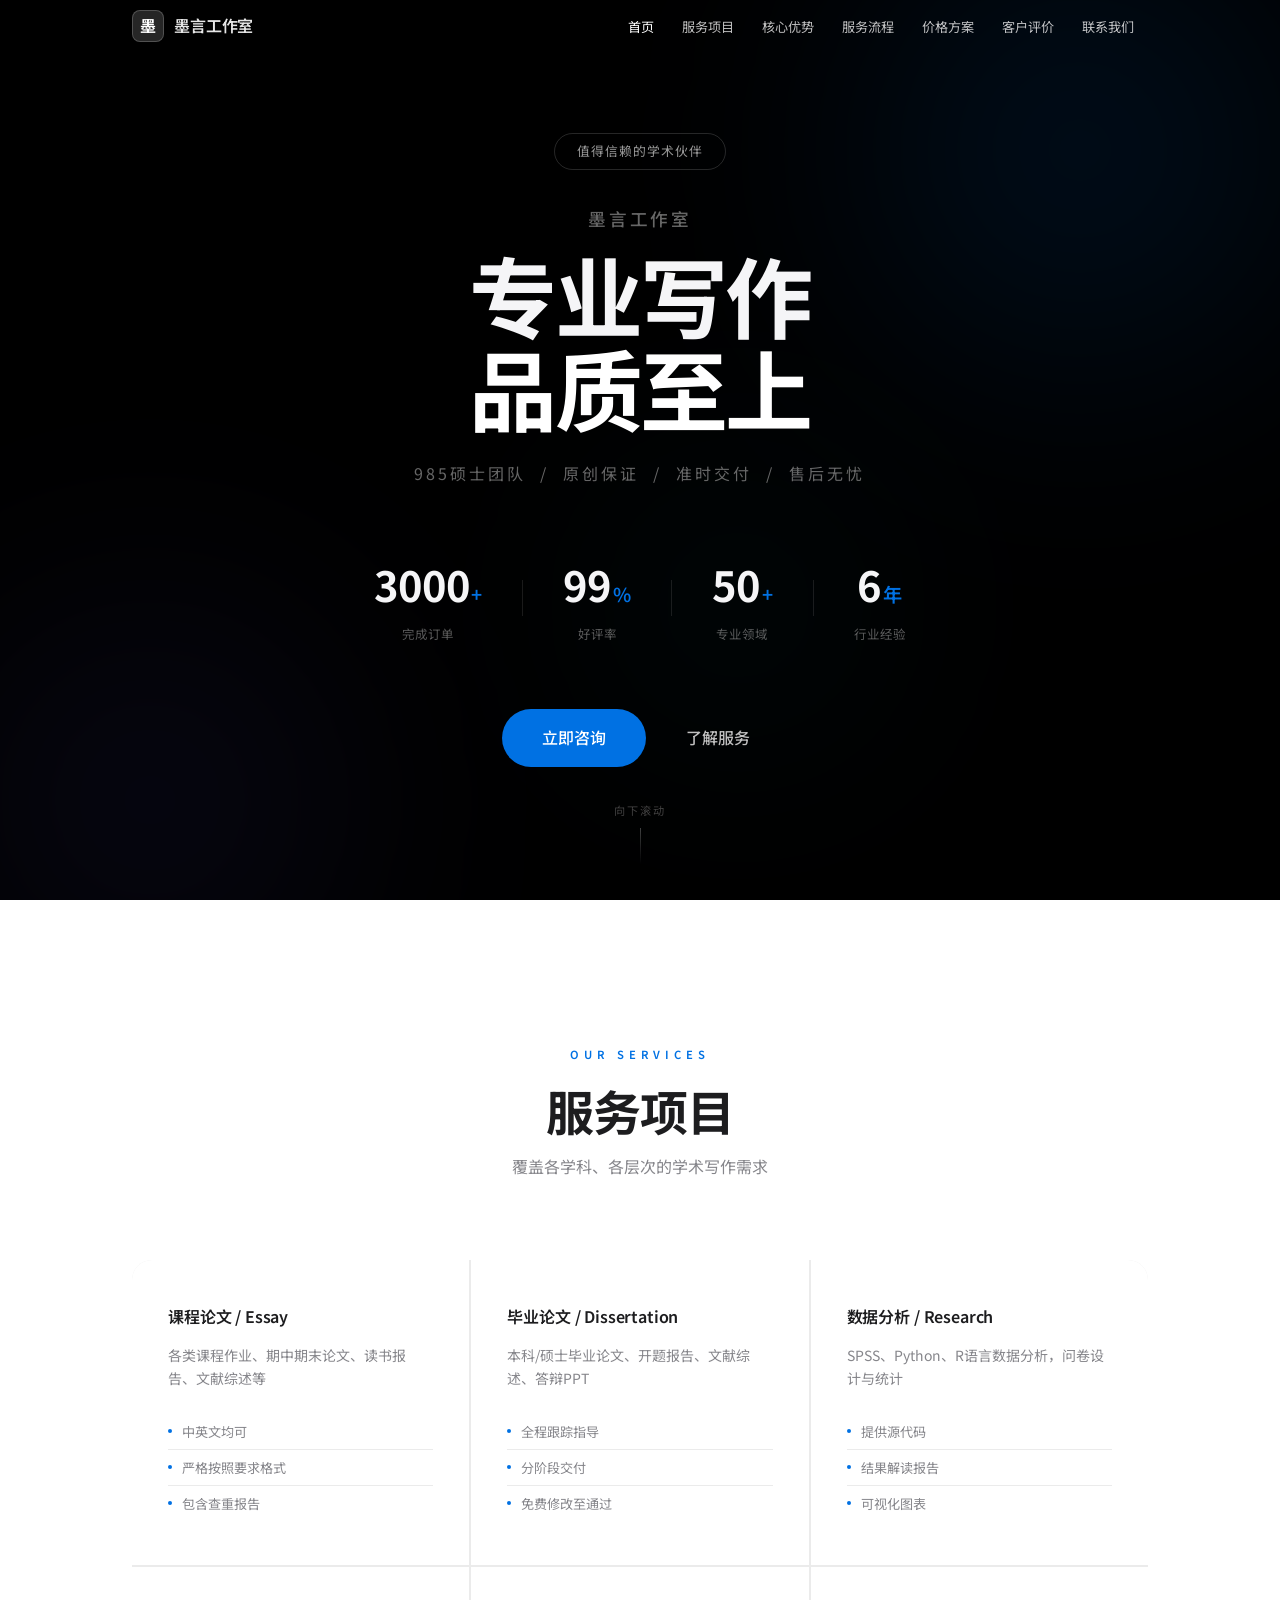
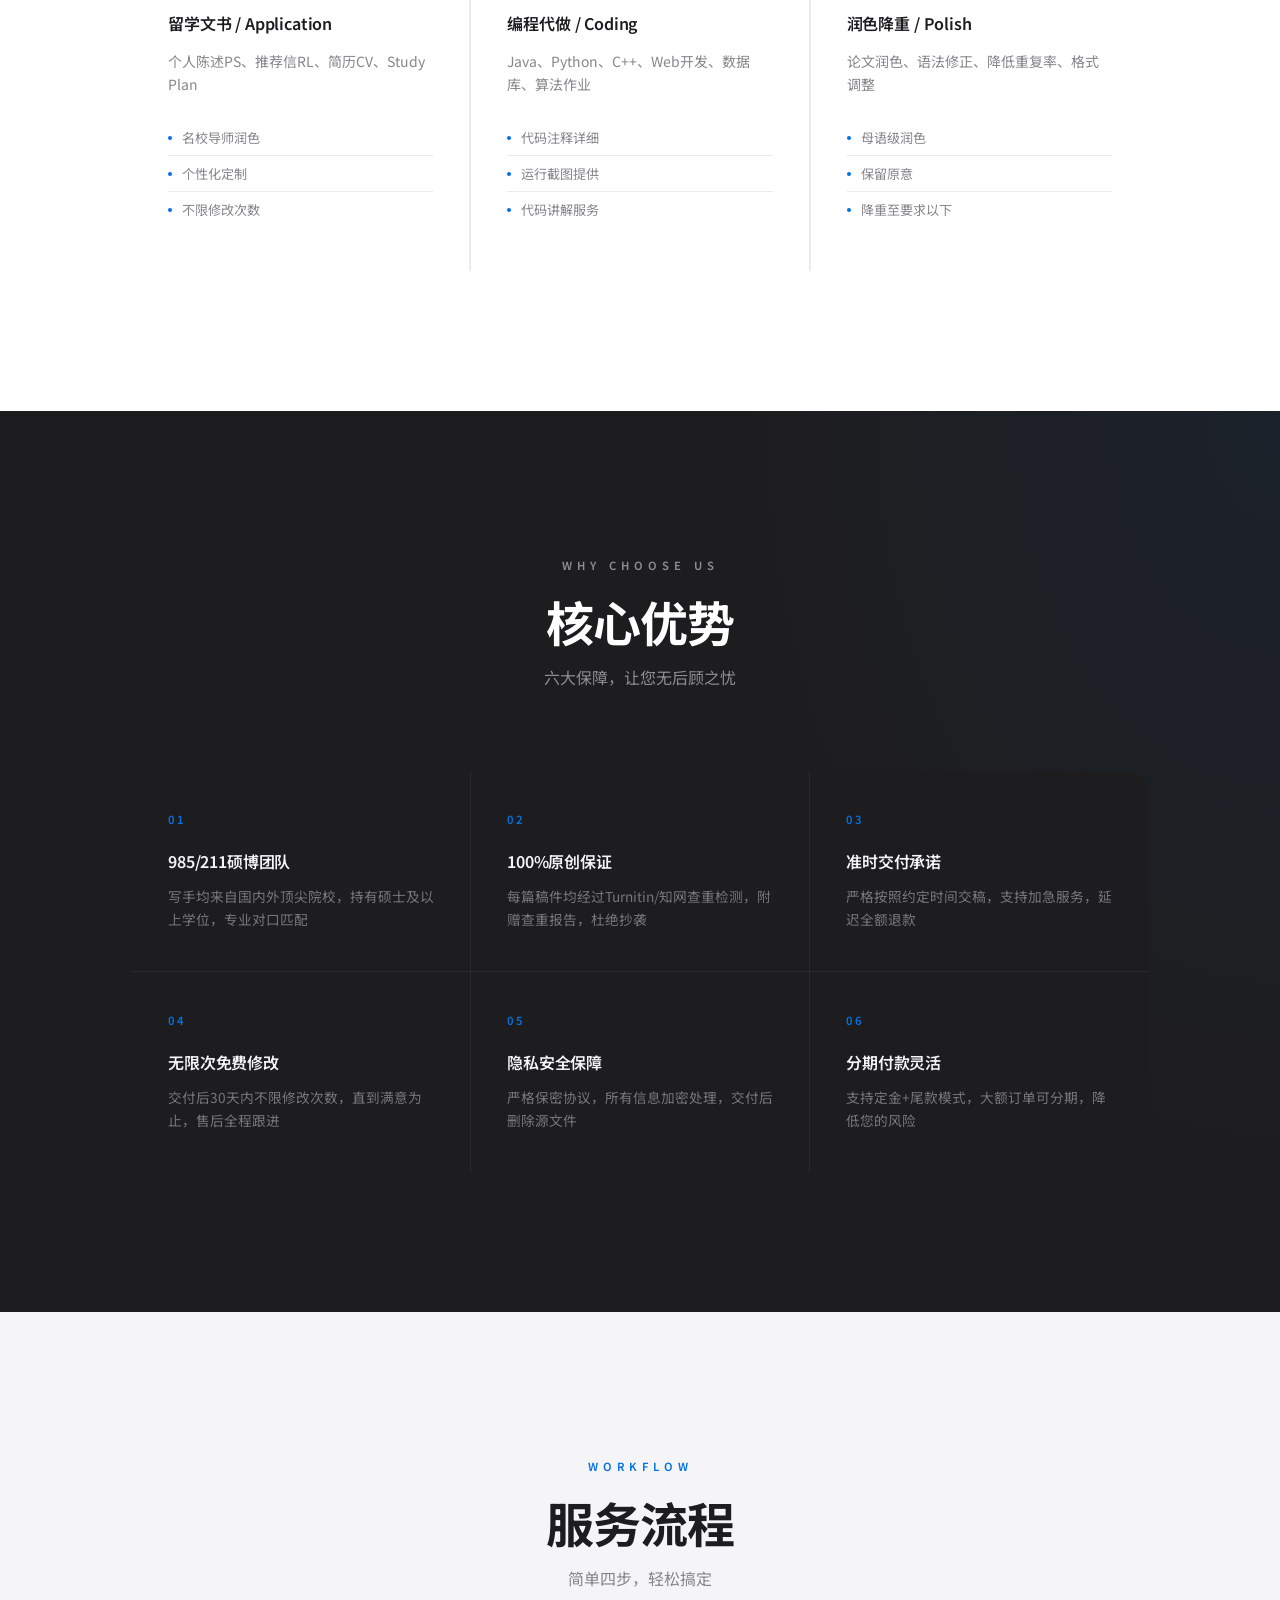
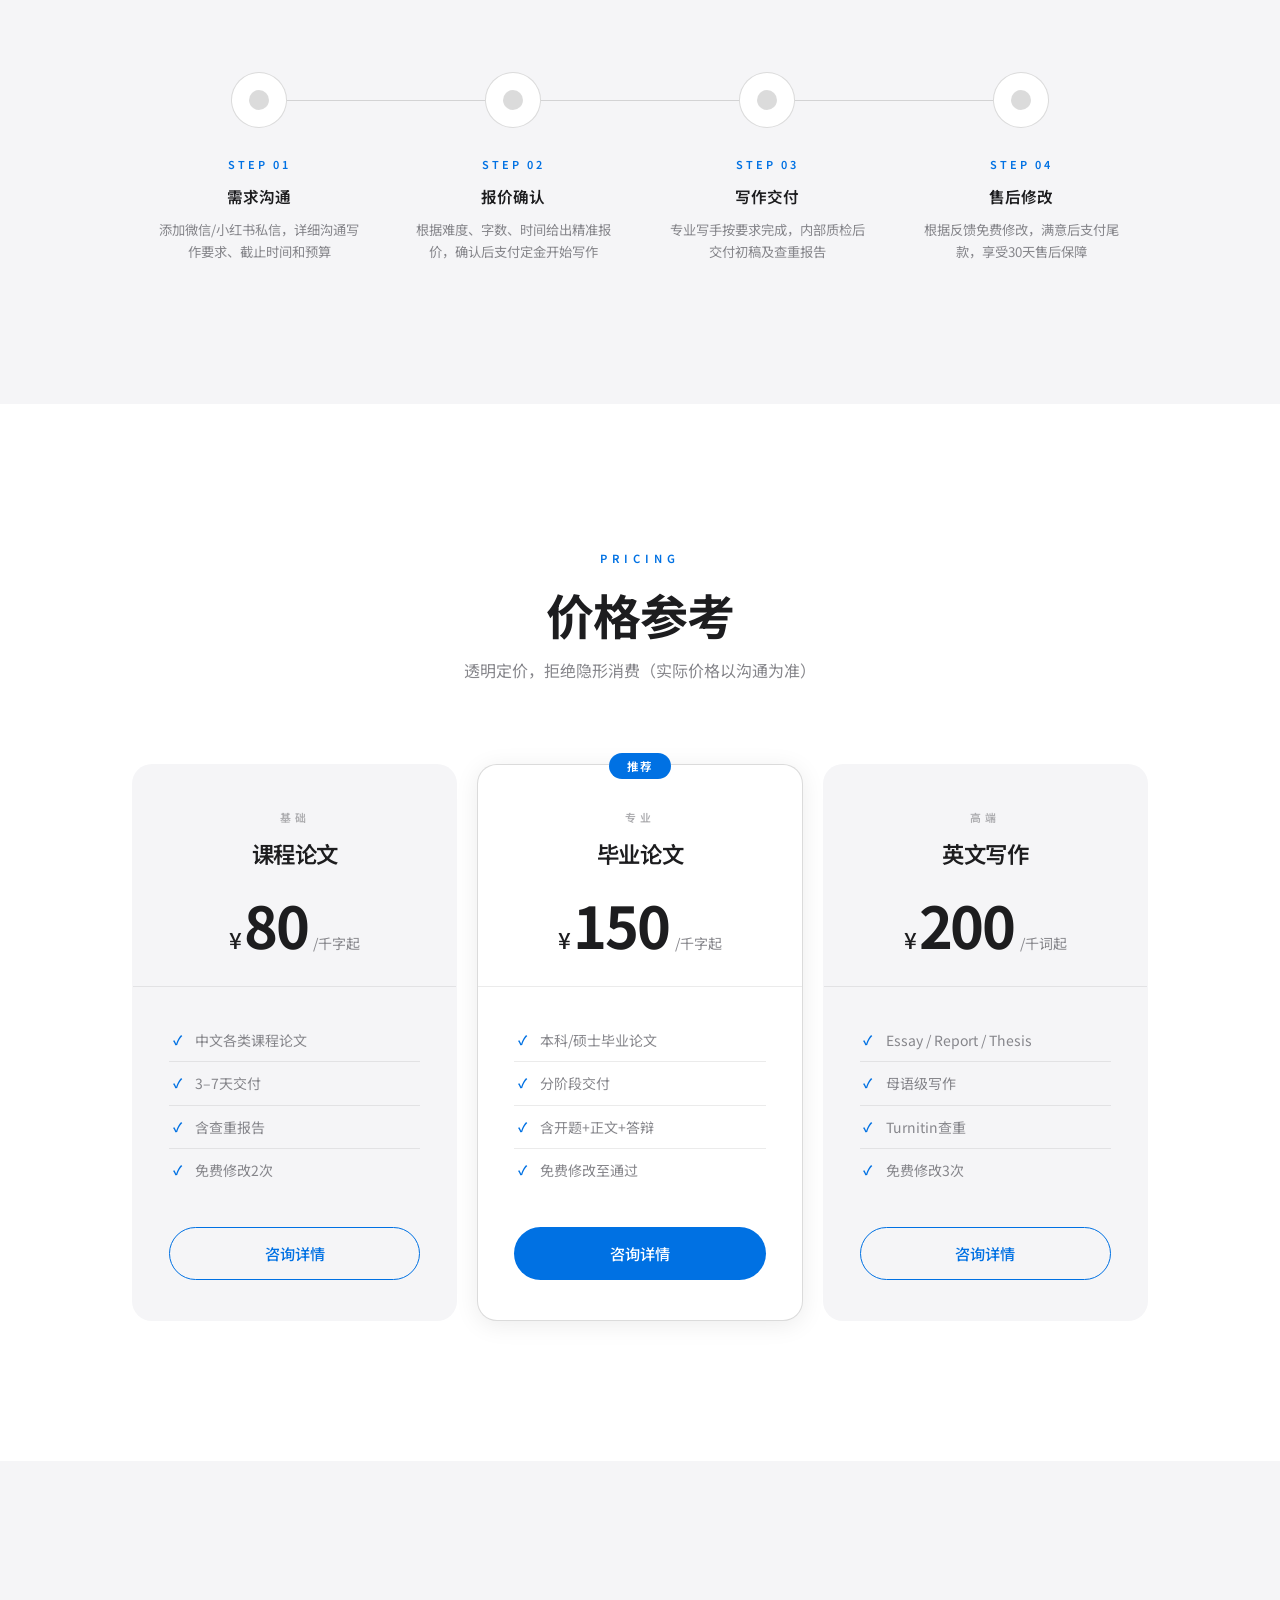
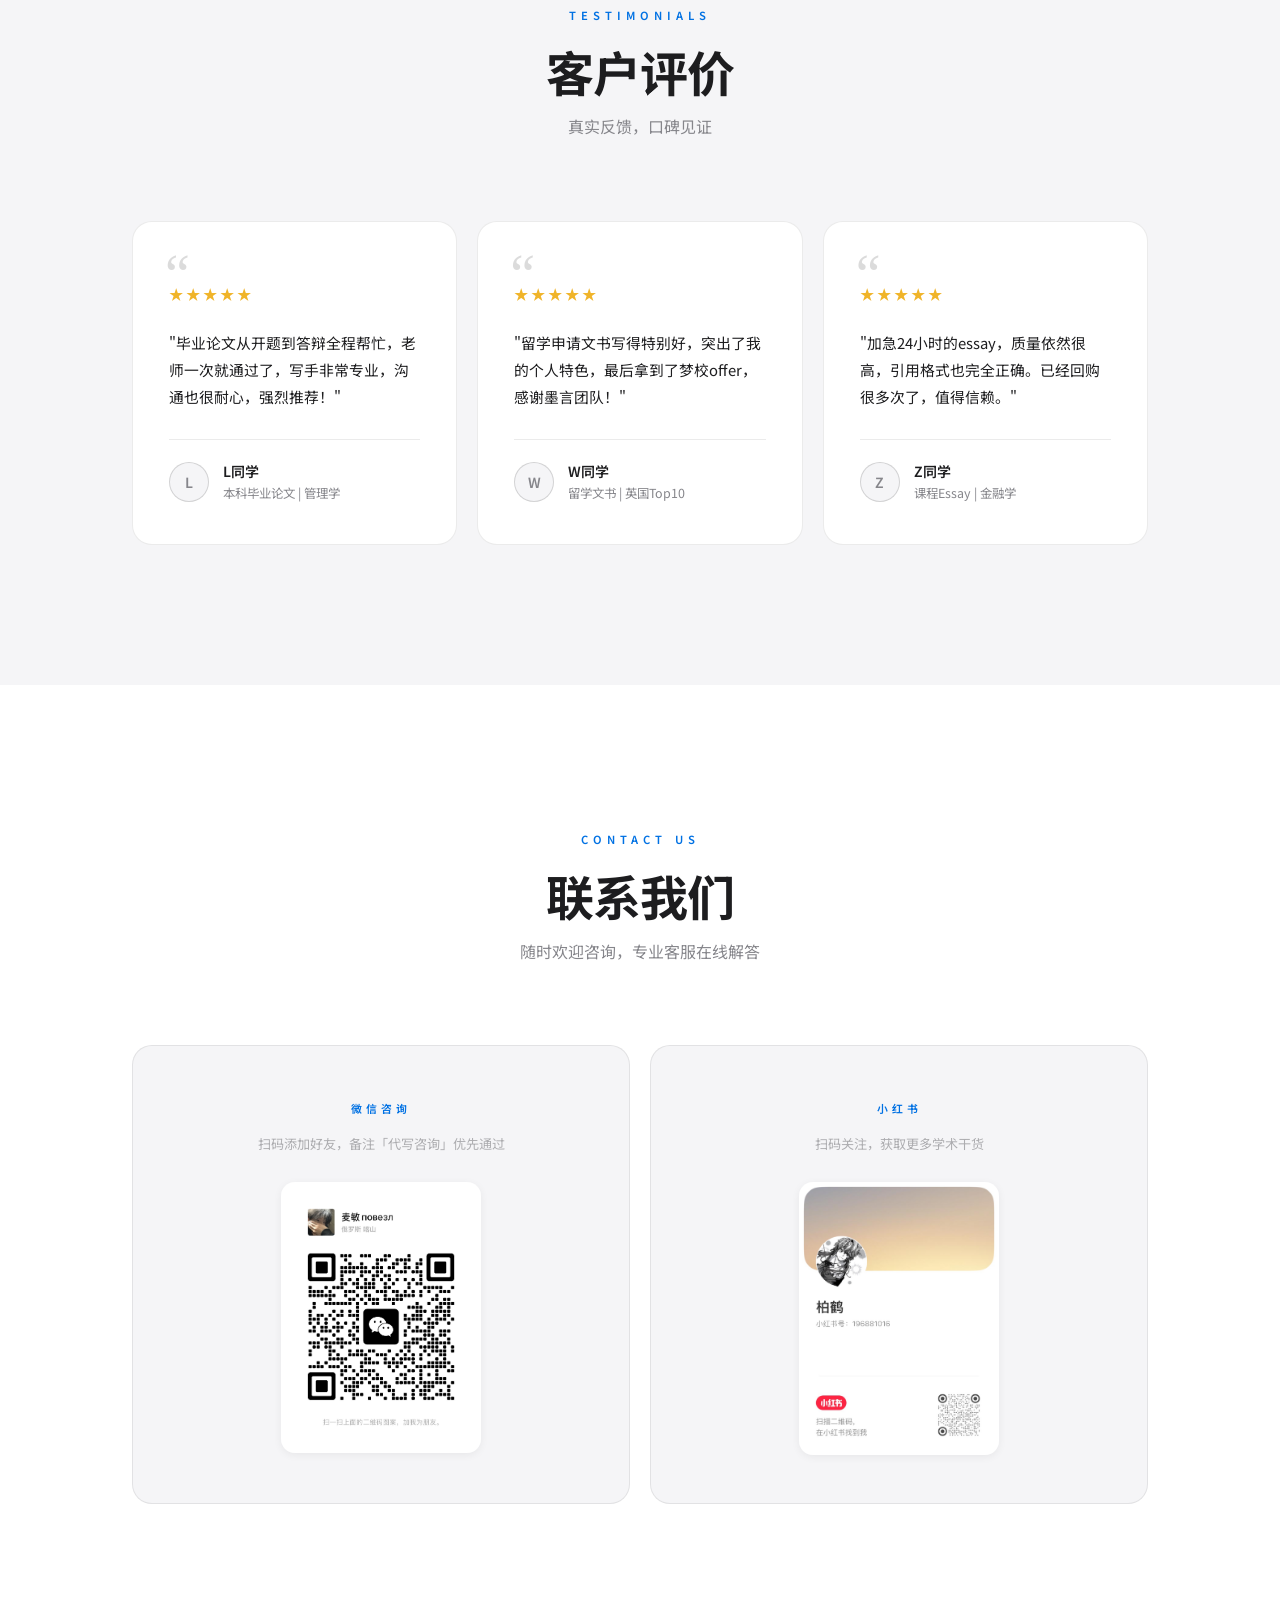
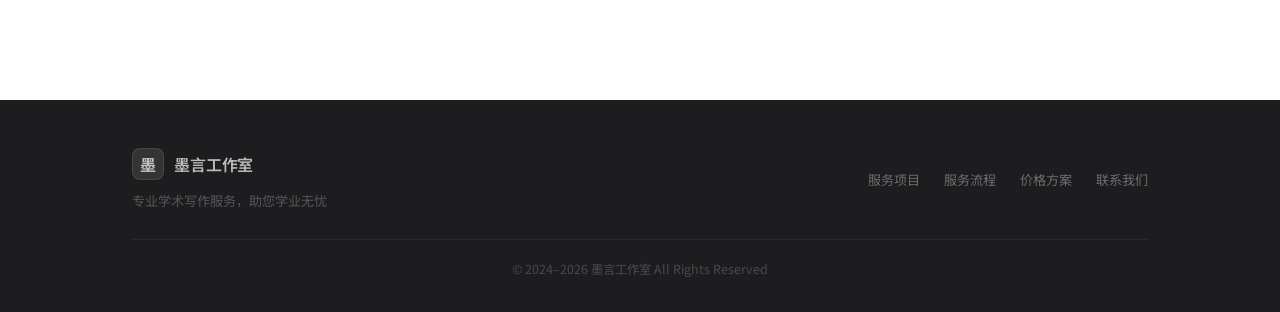
<file: index.html>
<!DOCTYPE html>
<html lang="zh-CN">
<head>
    <meta charset="UTF-8">
    <meta name="viewport" content="width=device-width, initial-scale=1.0">
    <title>墨言工作室 | 专业学术写作服务</title>
    <link rel="stylesheet" href="style.css">
    <link href="https://fonts.googleapis.com/css2?family=Noto+Sans+SC:wght@300;400;500;600;700&display=swap" rel="stylesheet">
</head>
<body>

<!-- 导航栏 -->
<nav class="navbar">
    <div class="nav-container">
        <div class="logo">
            <span class="logo-icon">墨</span>
            <span class="logo-text">墨言工作室</span>
        </div>
        <ul class="nav-links">
            <li><a href="#home">首页</a></li>
            <li><a href="#services">服务项目</a></li>
            <li><a href="#why-us">核心优势</a></li>
            <li><a href="#process">服务流程</a></li>
            <li><a href="#pricing">价格方案</a></li>
            <li><a href="#reviews">客户评价</a></li>
            <li><a href="#contact">联系我们</a></li>
        </ul>
        <div class="hamburger">
            <span></span><span></span><span></span>
        </div>
    </div>
</nav>

<!-- 首页横幅 -->
<section id="home" class="hero">
    <div class="hero-bg-shapes">
        <div class="shape shape-1"></div>
        <div class="shape shape-2"></div>
        <div class="shape shape-3"></div>
    </div>
    <div class="hero-content">
        <div class="hero-badge">值得信赖的学术伙伴</div>
        <h1 class="hero-title">
            <span class="brand-name">墨言工作室</span>
            专业写作<br><span class="title-accent">品质至上</span>
        </h1>
        <p class="hero-subtitle">985硕士团队 &nbsp;/&nbsp; 原创保证 &nbsp;/&nbsp; 准时交付 &nbsp;/&nbsp; 售后无忧</p>
        <div class="hero-stats">
            <div class="stat-item">
                <span class="stat-number" data-target="3000">0</span><span class="stat-plus">+</span>
                <span class="stat-label">完成订单</span>
            </div>
            <div class="stat-divider"></div>
            <div class="stat-item">
                <span class="stat-number" data-target="99">0</span><span class="stat-plus">%</span>
                <span class="stat-label">好评率</span>
            </div>
            <div class="stat-divider"></div>
            <div class="stat-item">
                <span class="stat-number" data-target="50">0</span><span class="stat-plus">+</span>
                <span class="stat-label">专业领域</span>
            </div>
            <div class="stat-divider"></div>
            <div class="stat-item">
                <span class="stat-number" data-target="6">0</span><span class="stat-plus">年</span>
                <span class="stat-label">行业经验</span>
            </div>
        </div>
        <div class="hero-cta">
            <a href="#contact" class="btn-primary">立即咨询</a>
            <a href="#services" class="btn-ghost">了解服务</a>
        </div>
    </div>
    <div class="scroll-indicator">
        <span>向下滚动</span>
        <div class="scroll-arrow"></div>
    </div>
</section>

<!-- 服务项目 -->
<section id="services" class="services">
    <div class="container">
        <div class="section-header">
            <span class="section-tag">OUR SERVICES</span>
            <h2 class="section-title">服务项目</h2>
            <p class="section-desc">覆盖各学科、各层次的学术写作需求</p>
        </div>
        <div class="services-grid">
            <div class="service-card">
                <div class="card-accent"></div>
                <div class="service-header">
                    <h3>课程论文 / Essay</h3>
                </div>
                <p>各类课程作业、期中期末论文、读书报告、文献综述等</p>
                <ul>
                    <li>中英文均可</li>
                    <li>严格按照要求格式</li>
                    <li>包含查重报告</li>
                </ul>
            </div>
            <div class="service-card">
                <div class="card-accent"></div>
                <div class="service-header">
                    <h3>毕业论文 / Dissertation</h3>
                </div>
                <p>本科/硕士毕业论文、开题报告、文献综述、答辩PPT</p>
                <ul>
                    <li>全程跟踪指导</li>
                    <li>分阶段交付</li>
                    <li>免费修改至通过</li>
                </ul>
            </div>
            <div class="service-card">
                <div class="card-accent"></div>
                <div class="service-header">
                    <h3>数据分析 / Research</h3>
                </div>
                <p>SPSS、Python、R语言数据分析，问卷设计与统计</p>
                <ul>
                    <li>提供源代码</li>
                    <li>结果解读报告</li>
                    <li>可视化图表</li>
                </ul>
            </div>
            <div class="service-card">
                <div class="card-accent"></div>
                <div class="service-header">
                    <h3>留学文书 / Application</h3>
                </div>
                <p>个人陈述PS、推荐信RL、简历CV、Study Plan</p>
                <ul>
                    <li>名校导师润色</li>
                    <li>个性化定制</li>
                    <li>不限修改次数</li>
                </ul>
            </div>
            <div class="service-card">
                <div class="card-accent"></div>
                <div class="service-header">
                    <h3>编程代做 / Coding</h3>
                </div>
                <p>Java、Python、C++、Web开发、数据库、算法作业</p>
                <ul>
                    <li>代码注释详细</li>
                    <li>运行截图提供</li>
                    <li>代码讲解服务</li>
                </ul>
            </div>
            <div class="service-card">
                <div class="card-accent"></div>
                <div class="service-header">
                    <h3>润色降重 / Polish</h3>
                </div>
                <p>论文润色、语法修正、降低重复率、格式调整</p>
                <ul>
                    <li>母语级润色</li>
                    <li>保留原意</li>
                    <li>降重至要求以下</li>
                </ul>
            </div>
        </div>
    </div>
</section>

<!-- 为什么选择我们 -->
<section id="why-us" class="why-us">
    <div class="container">
        <div class="section-header">
            <span class="section-tag light">WHY CHOOSE US</span>
            <h2 class="section-title light">核心优势</h2>
            <p class="section-desc light">六大保障，让您无后顾之忧</p>
        </div>
        <div class="why-grid">
            <div class="why-item">
                <div class="why-icon-box">
                    <div class="why-number">01</div>
                </div>
                <div class="why-content">
                    <h3>985/211硕博团队</h3>
                    <p>写手均来自国内外顶尖院校，持有硕士及以上学位，专业对口匹配</p>
                </div>
            </div>
            <div class="why-item">
                <div class="why-icon-box">
                    <div class="why-number">02</div>
                </div>
                <div class="why-content">
                    <h3>100%原创保证</h3>
                    <p>每篇稿件均经过Turnitin/知网查重检测，附赠查重报告，杜绝抄袭</p>
                </div>
            </div>
            <div class="why-item">
                <div class="why-icon-box">
                    <div class="why-number">03</div>
                </div>
                <div class="why-content">
                    <h3>准时交付承诺</h3>
                    <p>严格按照约定时间交稿，支持加急服务，延迟全额退款</p>
                </div>
            </div>
            <div class="why-item">
                <div class="why-icon-box">
                    <div class="why-number">04</div>
                </div>
                <div class="why-content">
                    <h3>无限次免费修改</h3>
                    <p>交付后30天内不限修改次数，直到满意为止，售后全程跟进</p>
                </div>
            </div>
            <div class="why-item">
                <div class="why-icon-box">
                    <div class="why-number">05</div>
                </div>
                <div class="why-content">
                    <h3>隐私安全保障</h3>
                    <p>严格保密协议，所有信息加密处理，交付后删除源文件</p>
                </div>
            </div>
            <div class="why-item">
                <div class="why-icon-box">
                    <div class="why-number">06</div>
                </div>
                <div class="why-content">
                    <h3>分期付款灵活</h3>
                    <p>支持定金+尾款模式，大额订单可分期，降低您的风险</p>
                </div>
            </div>
        </div>
    </div>
</section>

<!-- 服务流程 -->
<section id="process" class="process">
    <div class="container">
        <div class="section-header">
            <span class="section-tag">WORKFLOW</span>
            <h2 class="section-title">服务流程</h2>
            <p class="section-desc">简单四步，轻松搞定</p>
        </div>
        <div class="process-steps">
            <div class="process-step">
                <div class="step-dot">
                    <div class="step-dot-inner"></div>
                </div>
                <div class="step-card">
                    <div class="step-num">STEP 01</div>
                    <h3>需求沟通</h3>
                    <p>添加微信/小红书私信，详细沟通写作要求、截止时间和预算</p>
                </div>
            </div>
            <div class="process-step">
                <div class="step-dot">
                    <div class="step-dot-inner"></div>
                </div>
                <div class="step-card">
                    <div class="step-num">STEP 02</div>
                    <h3>报价确认</h3>
                    <p>根据难度、字数、时间给出精准报价，确认后支付定金开始写作</p>
                </div>
            </div>
            <div class="process-step">
                <div class="step-dot">
                    <div class="step-dot-inner"></div>
                </div>
                <div class="step-card">
                    <div class="step-num">STEP 03</div>
                    <h3>写作交付</h3>
                    <p>专业写手按要求完成，内部质检后交付初稿及查重报告</p>
                </div>
            </div>
            <div class="process-step">
                <div class="step-dot">
                    <div class="step-dot-inner"></div>
                </div>
                <div class="step-card">
                    <div class="step-num">STEP 04</div>
                    <h3>售后修改</h3>
                    <p>根据反馈免费修改，满意后支付尾款，享受30天售后保障</p>
                </div>
            </div>
        </div>
    </div>
</section>

<!-- 价格方案 -->
<section id="pricing" class="pricing">
    <div class="container">
        <div class="section-header">
            <span class="section-tag">PRICING</span>
            <h2 class="section-title">价格参考</h2>
            <p class="section-desc">透明定价，拒绝隐形消费（实际价格以沟通为准）</p>
        </div>
        <div class="pricing-grid">
            <div class="pricing-card">
                <div class="pricing-header">
                    <span class="pricing-tier">基础</span>
                    <h3>课程论文</h3>
                    <div class="price">
                        <span class="currency">&#165;</span>
                        <span class="amount">80</span>
                        <span class="unit">/千字起</span>
                    </div>
                </div>
                <div class="pricing-body">
                    <ul class="pricing-features">
                        <li><span class="check">&#10003;</span>中文各类课程论文</li>
                        <li><span class="check">&#10003;</span>3&ndash;7天交付</li>
                        <li><span class="check">&#10003;</span>含查重报告</li>
                        <li><span class="check">&#10003;</span>免费修改2次</li>
                    </ul>
                    <a href="#contact" class="btn-outline">咨询详情</a>
                </div>
            </div>
            <div class="pricing-card featured">
                <div class="pricing-badge">推荐</div>
                <div class="pricing-header">
                    <span class="pricing-tier">专业</span>
                    <h3>毕业论文</h3>
                    <div class="price">
                        <span class="currency">&#165;</span>
                        <span class="amount">150</span>
                        <span class="unit">/千字起</span>
                    </div>
                </div>
                <div class="pricing-body">
                    <ul class="pricing-features">
                        <li><span class="check">&#10003;</span>本科/硕士毕业论文</li>
                        <li><span class="check">&#10003;</span>分阶段交付</li>
                        <li><span class="check">&#10003;</span>含开题+正文+答辩</li>
                        <li><span class="check">&#10003;</span>免费修改至通过</li>
                    </ul>
                    <a href="#contact" class="btn-primary">咨询详情</a>
                </div>
            </div>
            <div class="pricing-card">
                <div class="pricing-header">
                    <span class="pricing-tier">高端</span>
                    <h3>英文写作</h3>
                    <div class="price">
                        <span class="currency">&#165;</span>
                        <span class="amount">200</span>
                        <span class="unit">/千词起</span>
                    </div>
                </div>
                <div class="pricing-body">
                    <ul class="pricing-features">
                        <li><span class="check">&#10003;</span>Essay / Report / Thesis</li>
                        <li><span class="check">&#10003;</span>母语级写作</li>
                        <li><span class="check">&#10003;</span>Turnitin查重</li>
                        <li><span class="check">&#10003;</span>免费修改3次</li>
                    </ul>
                    <a href="#contact" class="btn-outline">咨询详情</a>
                </div>
            </div>
        </div>
    </div>
</section>

<!-- 客户评价 -->
<section id="reviews" class="reviews">
    <div class="container">
        <div class="section-header">
            <span class="section-tag">TESTIMONIALS</span>
            <h2 class="section-title">客户评价</h2>
            <p class="section-desc">真实反馈，口碑见证</p>
        </div>
        <div class="reviews-grid">
            <div class="review-card">
                <div class="review-stars">
                    <span class="star">&#9733;</span><span class="star">&#9733;</span><span class="star">&#9733;</span><span class="star">&#9733;</span><span class="star">&#9733;</span>
                </div>
                <p class="review-text">"毕业论文从开题到答辩全程帮忙，老师一次就通过了，写手非常专业，沟通也很耐心，强烈推荐！"</p>
                <div class="review-author">
                    <div class="author-avatar">L</div>
                    <div>
                        <div class="author-name">L同学</div>
                        <div class="author-info">本科毕业论文 | 管理学</div>
                    </div>
                </div>
            </div>
            <div class="review-card">
                <div class="review-stars">
                    <span class="star">&#9733;</span><span class="star">&#9733;</span><span class="star">&#9733;</span><span class="star">&#9733;</span><span class="star">&#9733;</span>
                </div>
                <p class="review-text">"留学申请文书写得特别好，突出了我的个人特色，最后拿到了梦校offer，感谢墨言团队！"</p>
                <div class="review-author">
                    <div class="author-avatar">W</div>
                    <div>
                        <div class="author-name">W同学</div>
                        <div class="author-info">留学文书 | 英国Top10</div>
                    </div>
                </div>
            </div>
            <div class="review-card">
                <div class="review-stars">
                    <span class="star">&#9733;</span><span class="star">&#9733;</span><span class="star">&#9733;</span><span class="star">&#9733;</span><span class="star">&#9733;</span>
                </div>
                <p class="review-text">"加急24小时的essay，质量依然很高，引用格式也完全正确。已经回购很多次了，值得信赖。"</p>
                <div class="review-author">
                    <div class="author-avatar">Z</div>
                    <div>
                        <div class="author-name">Z同学</div>
                        <div class="author-info">课程Essay | 金融学</div>
                    </div>
                </div>
            </div>
        </div>
    </div>
</section>

<!-- 联系我们 -->
<section id="contact" class="contact">
    <div class="container">
        <div class="section-header">
            <span class="section-tag">CONTACT US</span>
            <h2 class="section-title">联系我们</h2>
            <p class="section-desc">随时欢迎咨询，专业客服在线解答</p>
        </div>
        <div class="contact-main">
            <div class="contact-card-large">
                <div class="contact-card-inner">
                    <div class="contact-label">微信咨询</div>
                    <p class="contact-note">扫码添加好友，备注「代写咨询」优先通过</p>
                    <div class="qr-image-wrapper">
                        <img src="wechat-qr.jpg" alt="微信二维码" class="qr-image">
                    </div>
                </div>
            </div>
            <div class="contact-card-large">
                <div class="contact-card-inner">
                    <div class="contact-label">小红书</div>
                    <p class="contact-note">扫码关注，获取更多学术干货</p>
                    <div class="qr-image-wrapper">
                        <img src="xiaohongshu-qr.jpg" alt="小红书二维码" class="qr-image">
                    </div>
                </div>
            </div>
        </div>
    </div>
</section>

<!-- 页脚 -->
<footer class="footer">
    <div class="container">
        <div class="footer-content">
            <div class="footer-brand">
                <div class="footer-logo">
                    <span class="logo-icon">墨</span>
                    <span class="logo-text">墨言工作室</span>
                </div>
                <p>专业学术写作服务，助您学业无忧</p>
            </div>
            <div class="footer-links">
                <a href="#services">服务项目</a>
                <a href="#process">服务流程</a>
                <a href="#pricing">价格方案</a>
                <a href="#contact">联系我们</a>
            </div>
        </div>
        <div class="footer-bottom">
            <p>&copy; 2024&ndash;2026 墨言工作室 All Rights Reserved</p>
        </div>
    </div>
</footer>

<script src="script.js"></script>
</body>
</html>
</file>
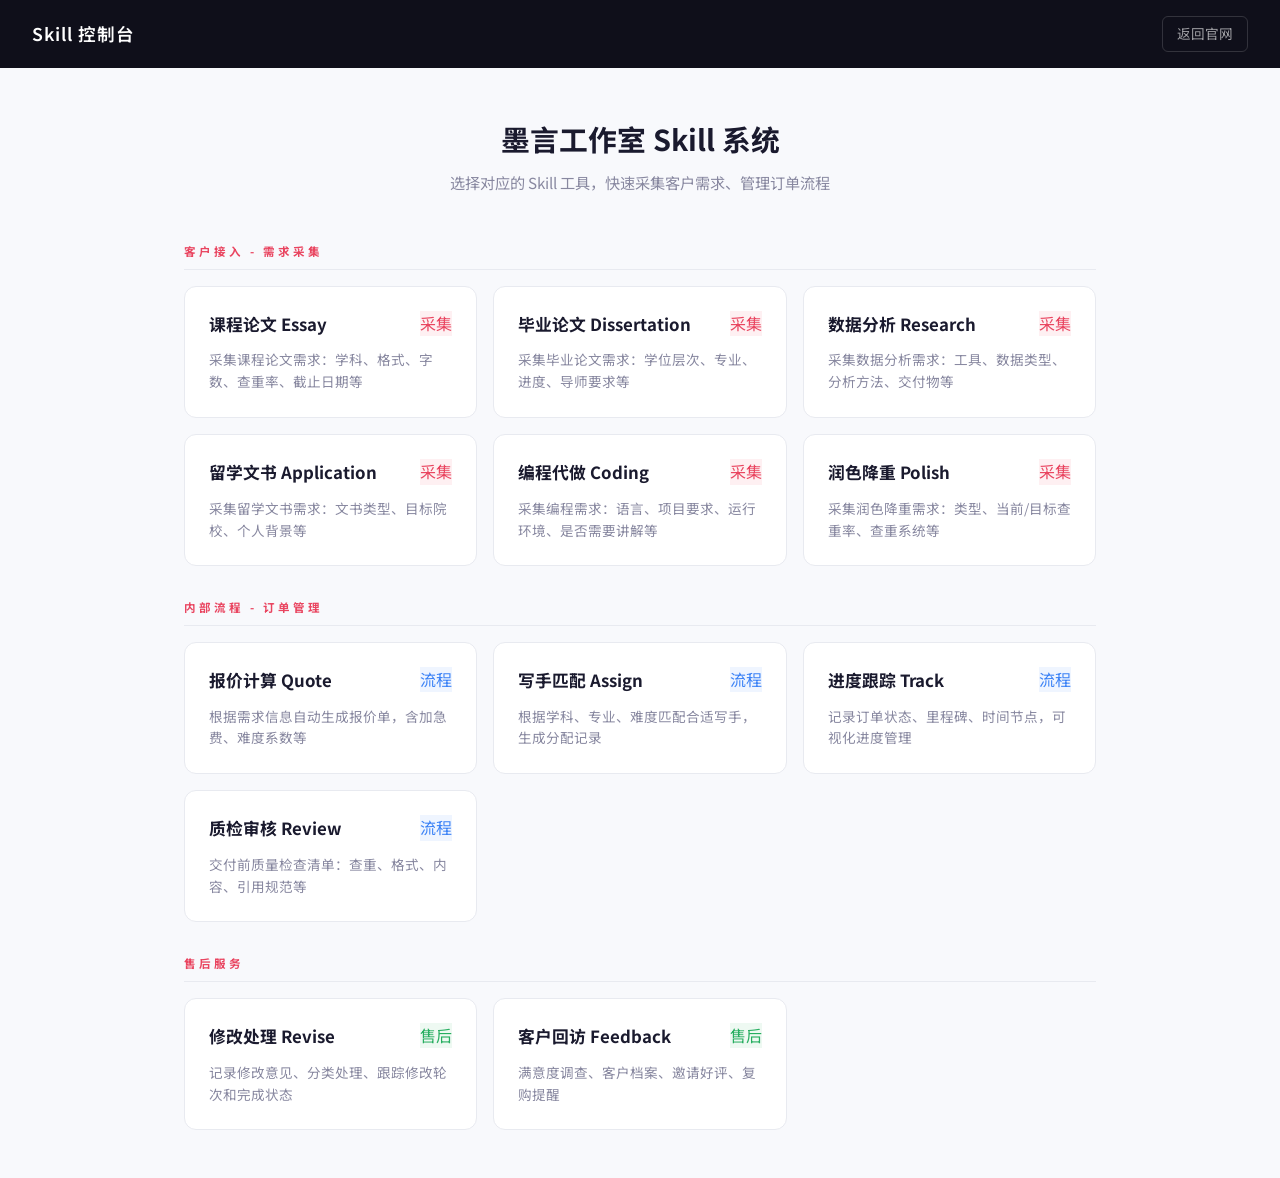
<file: skills/index.html>
<!DOCTYPE html>
<html lang="zh-CN">
<head>
    <meta charset="UTF-8">
    <meta name="viewport" content="width=device-width, initial-scale=1.0">
    <title>墨言工作室 - Skill 控制台</title>
    <link href="https://fonts.googleapis.com/css2?family=Noto+Sans+SC:wght@300;400;500;700&display=swap" rel="stylesheet">
    <link rel="stylesheet" href="skill-common.css">
    <style>
        .dashboard-header {
            text-align: center;
            padding: 48px 24px 32px;
        }
        .dashboard-header h1 {
            font-size: 1.8rem;
            color: var(--text-dark);
            margin-bottom: 8px;
        }
        .dashboard-header p {
            color: var(--text-light);
            font-size: 0.95rem;
        }
        .skill-grid {
            max-width: 960px;
            margin: 0 auto;
            padding: 0 24px 48px;
            display: grid;
            grid-template-columns: repeat(auto-fill, minmax(280px, 1fr));
            gap: 16px;
        }
        .skill-group-title {
            grid-column: 1 / -1;
            font-size: 0.72rem;
            font-weight: 700;
            letter-spacing: 3px;
            text-transform: uppercase;
            color: var(--accent);
            margin-top: 16px;
            padding-bottom: 8px;
            border-bottom: 1px solid var(--border);
        }
        .skill-card {
            background: var(--bg-card);
            border-radius: var(--radius);
            padding: 24px;
            border: 1px solid var(--border);
            transition: all 0.3s;
            text-decoration: none;
            display: block;
        }
        .skill-card:hover {
            transform: translateY(-4px);
            box-shadow: var(--shadow);
            border-color: var(--accent);
        }
        .skill-card-head {
            display: flex;
            justify-content: space-between;
            align-items: flex-start;
            margin-bottom: 12px;
        }
        .skill-card h3 {
            font-size: 1.05rem;
            color: var(--text-dark);
        }
        .skill-card p {
            font-size: 0.85rem;
            color: var(--text-light);
            line-height: 1.6;
        }
        .home-link {
            display: inline-block;
            margin-top: 8px;
            color: var(--accent);
            text-decoration: none;
            font-size: 0.85rem;
        }
        .home-link:hover { text-decoration: underline; }
    </style>
</head>
<body>
    <div class="skill-topbar">
        <div class="skill-topbar-left">
            <h1>Skill 控制台</h1>
        </div>
        <a href="../index.html" class="back-btn">返回官网</a>
    </div>

    <div class="dashboard-header">
        <h1>墨言工作室 Skill 系统</h1>
        <p>选择对应的 Skill 工具，快速采集客户需求、管理订单流程</p>
    </div>

    <div class="skill-grid">
        <!-- 第一层：客户接入 -->
        <div class="skill-group-title">客户接入 - 需求采集</div>

        <a href="skill-essay.html" class="skill-card">
            <div class="skill-card-head">
                <h3>课程论文 Essay</h3>
                <span class="badge badge-intake">采集</span>
            </div>
            <p>采集课程论文需求：学科、格式、字数、查重率、截止日期等</p>
        </a>

        <a href="skill-dissertation.html" class="skill-card">
            <div class="skill-card-head">
                <h3>毕业论文 Dissertation</h3>
                <span class="badge badge-intake">采集</span>
            </div>
            <p>采集毕业论文需求：学位层次、专业、进度、导师要求等</p>
        </a>

        <a href="skill-data.html" class="skill-card">
            <div class="skill-card-head">
                <h3>数据分析 Research</h3>
                <span class="badge badge-intake">采集</span>
            </div>
            <p>采集数据分析需求：工具、数据类型、分析方法、交付物等</p>
        </a>

        <a href="skill-application.html" class="skill-card">
            <div class="skill-card-head">
                <h3>留学文书 Application</h3>
                <span class="badge badge-intake">采集</span>
            </div>
            <p>采集留学文书需求：文书类型、目标院校、个人背景等</p>
        </a>

        <a href="skill-coding.html" class="skill-card">
            <div class="skill-card-head">
                <h3>编程代做 Coding</h3>
                <span class="badge badge-intake">采集</span>
            </div>
            <p>采集编程需求：语言、项目要求、运行环境、是否需要讲解等</p>
        </a>

        <a href="skill-polish.html" class="skill-card">
            <div class="skill-card-head">
                <h3>润色降重 Polish</h3>
                <span class="badge badge-intake">采集</span>
            </div>
            <p>采集润色降重需求：类型、当前/目标查重率、查重系统等</p>
        </a>

        <!-- 第二层：内部流程 -->
        <div class="skill-group-title">内部流程 - 订单管理</div>

        <a href="skill-quote.html" class="skill-card">
            <div class="skill-card-head">
                <h3>报价计算 Quote</h3>
                <span class="badge badge-internal">流程</span>
            </div>
            <p>根据需求信息自动生成报价单，含加急费、难度系数等</p>
        </a>

        <a href="skill-assign.html" class="skill-card">
            <div class="skill-card-head">
                <h3>写手匹配 Assign</h3>
                <span class="badge badge-internal">流程</span>
            </div>
            <p>根据学科、专业、难度匹配合适写手，生成分配记录</p>
        </a>

        <a href="skill-track.html" class="skill-card">
            <div class="skill-card-head">
                <h3>进度跟踪 Track</h3>
                <span class="badge badge-internal">流程</span>
            </div>
            <p>记录订单状态、里程碑、时间节点，可视化进度管理</p>
        </a>

        <a href="skill-review.html" class="skill-card">
            <div class="skill-card-head">
                <h3>质检审核 Review</h3>
                <span class="badge badge-internal">流程</span>
            </div>
            <p>交付前质量检查清单：查重、格式、内容、引用规范等</p>
        </a>

        <!-- 第三层：售后 -->
        <div class="skill-group-title">售后服务</div>

        <a href="skill-revise.html" class="skill-card">
            <div class="skill-card-head">
                <h3>修改处理 Revise</h3>
                <span class="badge badge-after">售后</span>
            </div>
            <p>记录修改意见、分类处理、跟踪修改轮次和完成状态</p>
        </a>

        <a href="skill-feedback.html" class="skill-card">
            <div class="skill-card-head">
                <h3>客户回访 Feedback</h3>
                <span class="badge badge-after">售后</span>
            </div>
            <p>满意度调查、客户档案、邀请好评、复购提醒</p>
        </a>
    </div>
</body>
</html>
</file>
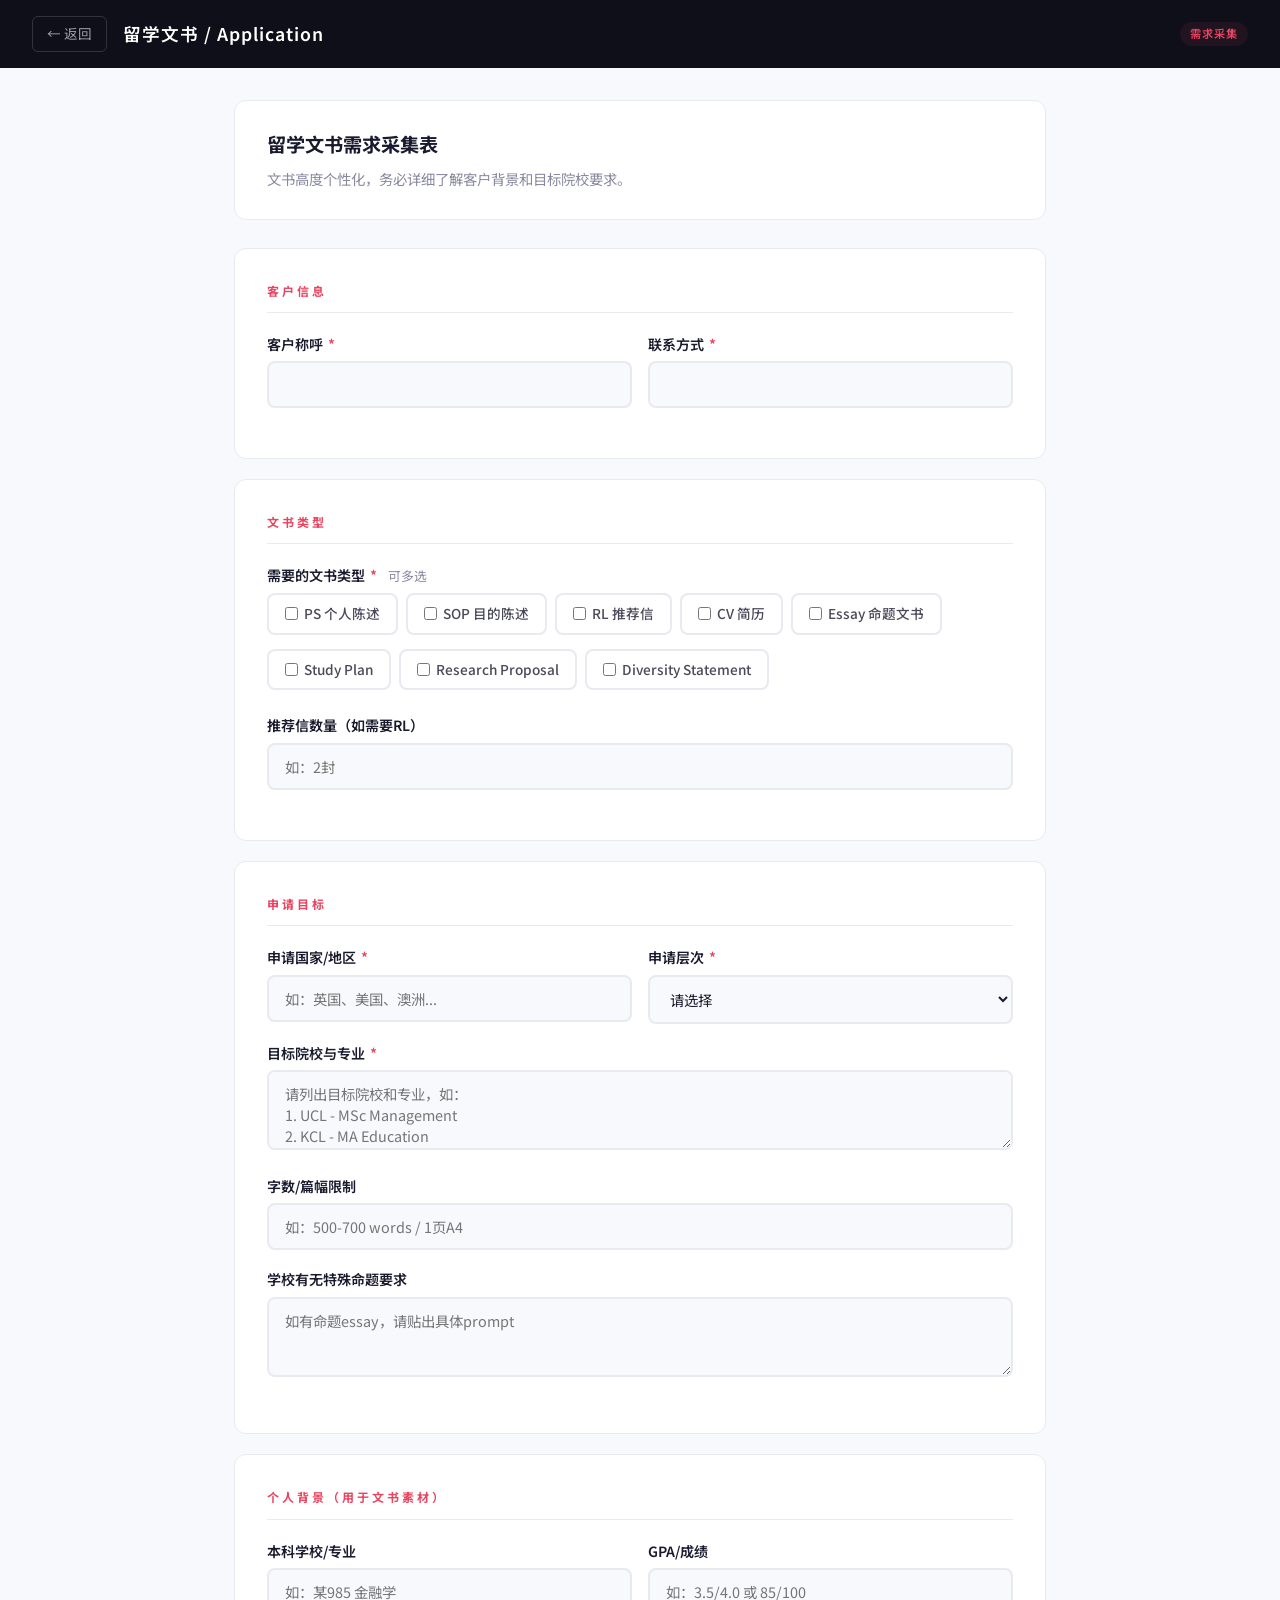
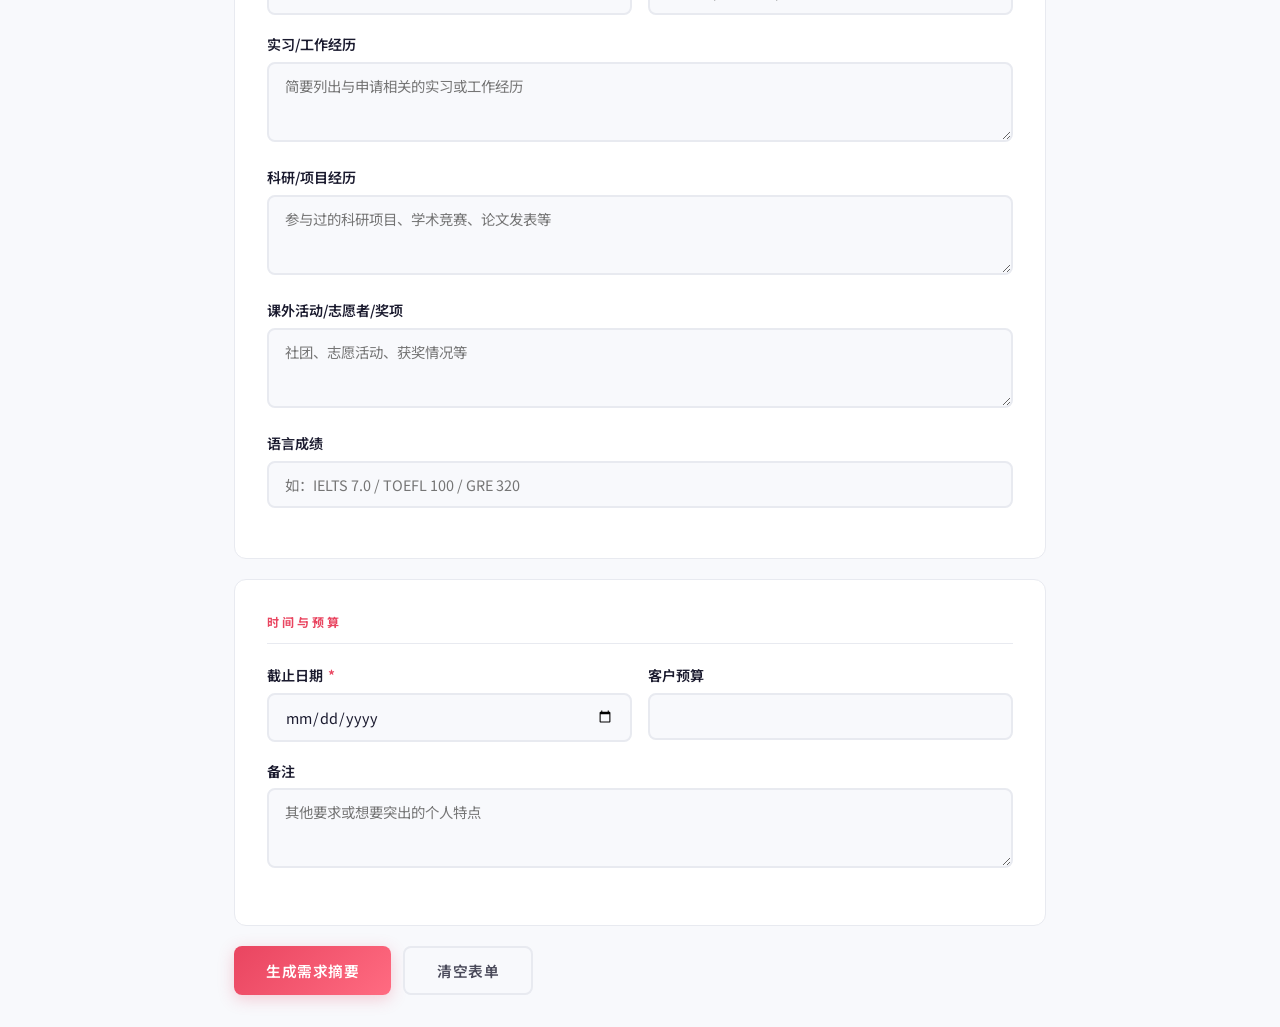
<file: skills/skill-application.html>
<!DOCTYPE html>
<html lang="zh-CN">
<head>
    <meta charset="UTF-8">
    <meta name="viewport" content="width=device-width, initial-scale=1.0">
    <title>Skill - 留学文书需求采集</title>
    <link href="https://fonts.googleapis.com/css2?family=Noto+Sans+SC:wght@300;400;500;700&display=swap" rel="stylesheet">
    <link rel="stylesheet" href="skill-common.css">
</head>
<body>
    <div class="skill-topbar">
        <div class="skill-topbar-left">
            <a href="index.html" class="back-btn">&#8592; 返回</a>
            <h1>留学文书 / Application</h1>
        </div>
        <span class="badge badge-intake">需求采集</span>
    </div>

    <div class="skill-container">
        <div class="skill-intro">
            <h2>留学文书需求采集表</h2>
            <p>文书高度个性化，务必详细了解客户背景和目标院校要求。</p>
        </div>

        <form id="skillForm">
            <div class="form-section">
                <div class="form-section-title">客户信息</div>
                <div class="form-row">
                    <div class="form-group">
                        <label>客户称呼 <span class="required">*</span></label>
                        <input type="text" id="clientName" required>
                    </div>
                    <div class="form-group">
                        <label>联系方式 <span class="required">*</span></label>
                        <input type="text" id="clientContact" required>
                    </div>
                </div>
            </div>

            <div class="form-section">
                <div class="form-section-title">文书类型</div>
                <div class="form-group">
                    <label>需要的文书类型 <span class="required">*</span> <span class="hint">可多选</span></label>
                    <div class="option-group">
                        <label><input type="checkbox" name="docType" value="PS(个人陈述)"><span>PS 个人陈述</span></label>
                        <label><input type="checkbox" name="docType" value="SOP(目的陈述)"><span>SOP 目的陈述</span></label>
                        <label><input type="checkbox" name="docType" value="RL(推荐信)"><span>RL 推荐信</span></label>
                        <label><input type="checkbox" name="docType" value="CV(简历)"><span>CV 简历</span></label>
                        <label><input type="checkbox" name="docType" value="Essay(学校命题)"><span>Essay 命题文书</span></label>
                        <label><input type="checkbox" name="docType" value="Study Plan"><span>Study Plan</span></label>
                        <label><input type="checkbox" name="docType" value="Research Proposal"><span>Research Proposal</span></label>
                        <label><input type="checkbox" name="docType" value="Diversity Statement"><span>Diversity Statement</span></label>
                    </div>
                </div>
                <div class="form-group">
                    <label>推荐信数量（如需要RL）</label>
                    <input type="text" id="rlCount" placeholder="如：2封">
                </div>
            </div>

            <div class="form-section">
                <div class="form-section-title">申请目标</div>
                <div class="form-row">
                    <div class="form-group">
                        <label>申请国家/地区 <span class="required">*</span></label>
                        <input type="text" id="country" required placeholder="如：英国、美国、澳洲...">
                    </div>
                    <div class="form-group">
                        <label>申请层次 <span class="required">*</span></label>
                        <select id="level" required>
                            <option value="">请选择</option>
                            <option>本科</option>
                            <option>硕士(授课型)</option>
                            <option>硕士(研究型)</option>
                            <option>博士</option>
                            <option>MBA</option>
                        </select>
                    </div>
                </div>
                <div class="form-group">
                    <label>目标院校与专业 <span class="required">*</span></label>
                    <textarea id="targetSchools" required placeholder="请列出目标院校和专业，如：&#10;1. UCL - MSc Management&#10;2. KCL - MA Education&#10;3. Edinburgh - MSc Finance"></textarea>
                </div>
                <div class="form-group">
                    <label>字数/篇幅限制</label>
                    <input type="text" id="wordLimit" placeholder="如：500-700 words / 1页A4">
                </div>
                <div class="form-group">
                    <label>学校有无特殊命题要求</label>
                    <textarea id="essayPrompt" placeholder="如有命题essay，请贴出具体prompt"></textarea>
                </div>
            </div>

            <div class="form-section">
                <div class="form-section-title">个人背景（用于文书素材）</div>
                <div class="form-row">
                    <div class="form-group">
                        <label>本科学校/专业</label>
                        <input type="text" id="bgSchool" placeholder="如：某985 金融学">
                    </div>
                    <div class="form-group">
                        <label>GPA/成绩</label>
                        <input type="text" id="gpa" placeholder="如：3.5/4.0 或 85/100">
                    </div>
                </div>
                <div class="form-group">
                    <label>实习/工作经历</label>
                    <textarea id="internship" placeholder="简要列出与申请相关的实习或工作经历"></textarea>
                </div>
                <div class="form-group">
                    <label>科研/项目经历</label>
                    <textarea id="research" placeholder="参与过的科研项目、学术竞赛、论文发表等"></textarea>
                </div>
                <div class="form-group">
                    <label>课外活动/志愿者/奖项</label>
                    <textarea id="activities" placeholder="社团、志愿活动、获奖情况等"></textarea>
                </div>
                <div class="form-group">
                    <label>语言成绩</label>
                    <input type="text" id="langScore" placeholder="如：IELTS 7.0 / TOEFL 100 / GRE 320">
                </div>
            </div>

            <div class="form-section">
                <div class="form-section-title">时间与预算</div>
                <div class="form-row">
                    <div class="form-group">
                        <label>截止日期 <span class="required">*</span></label>
                        <input type="date" id="deadline" required>
                    </div>
                    <div class="form-group">
                        <label>客户预算</label>
                        <input type="text" id="budget">
                    </div>
                </div>
                <div class="form-group">
                    <label>备注</label>
                    <textarea id="notes" placeholder="其他要求或想要突出的个人特点"></textarea>
                </div>
            </div>

            <div class="btn-row">
                <button type="button" class="btn btn-primary" onclick="generateSummary()">生成需求摘要</button>
                <button type="reset" class="btn btn-secondary">清空表单</button>
            </div>
        </form>

        <div class="output-area" id="outputArea">
            <h3>需求摘要</h3>
            <div class="output-content" id="outputContent"></div>
            <button class="copy-btn" onclick="copySummary()">复制到剪贴板</button>
        </div>
    </div>

    <script>
    function getVal(id) { return document.getElementById(id)?.value?.trim() || '-'; }
    function getChecked(name) {
        const els = document.querySelectorAll(`input[name="${name}"]:checked`);
        return els.length ? Array.from(els).map(e => e.value).join(', ') : '-';
    }

    function generateSummary() {
        const form = document.getElementById('skillForm');
        if (!form.checkValidity()) { form.reportValidity(); return; }

        const summary = `【留学文书需求单】
============================
客户：${getVal('clientName')}
联系方式：${getVal('clientContact')}
---
文书类型：${getChecked('docType')}
推荐信数量：${getVal('rlCount')}
---
申请国家：${getVal('country')}
申请层次：${getVal('level')}
目标院校：${getVal('targetSchools')}
字数限制：${getVal('wordLimit')}
命题要求：${getVal('essayPrompt')}
---
本科背景：${getVal('bgSchool')}
GPA：${getVal('gpa')}
实习经历：${getVal('internship')}
科研经历：${getVal('research')}
课外活动：${getVal('activities')}
语言成绩：${getVal('langScore')}
---
截止日期：${getVal('deadline')}
客户预算：${getVal('budget')}
备注：${getVal('notes')}
============================
采集时间：${new Date().toLocaleString('zh-CN')}`;

        document.getElementById('outputContent').textContent = summary;
        document.getElementById('outputArea').classList.add('visible');
        document.getElementById('outputArea').scrollIntoView({ behavior: 'smooth' });
    }

    function copySummary() {
        const text = document.getElementById('outputContent').textContent;
        navigator.clipboard.writeText(text).then(() => {
            const btn = document.querySelector('.copy-btn');
            btn.textContent = '已复制!';
            setTimeout(() => btn.textContent = '复制到剪贴板', 2000);
        });
    }
    </script>
</body>
</html>
</file>
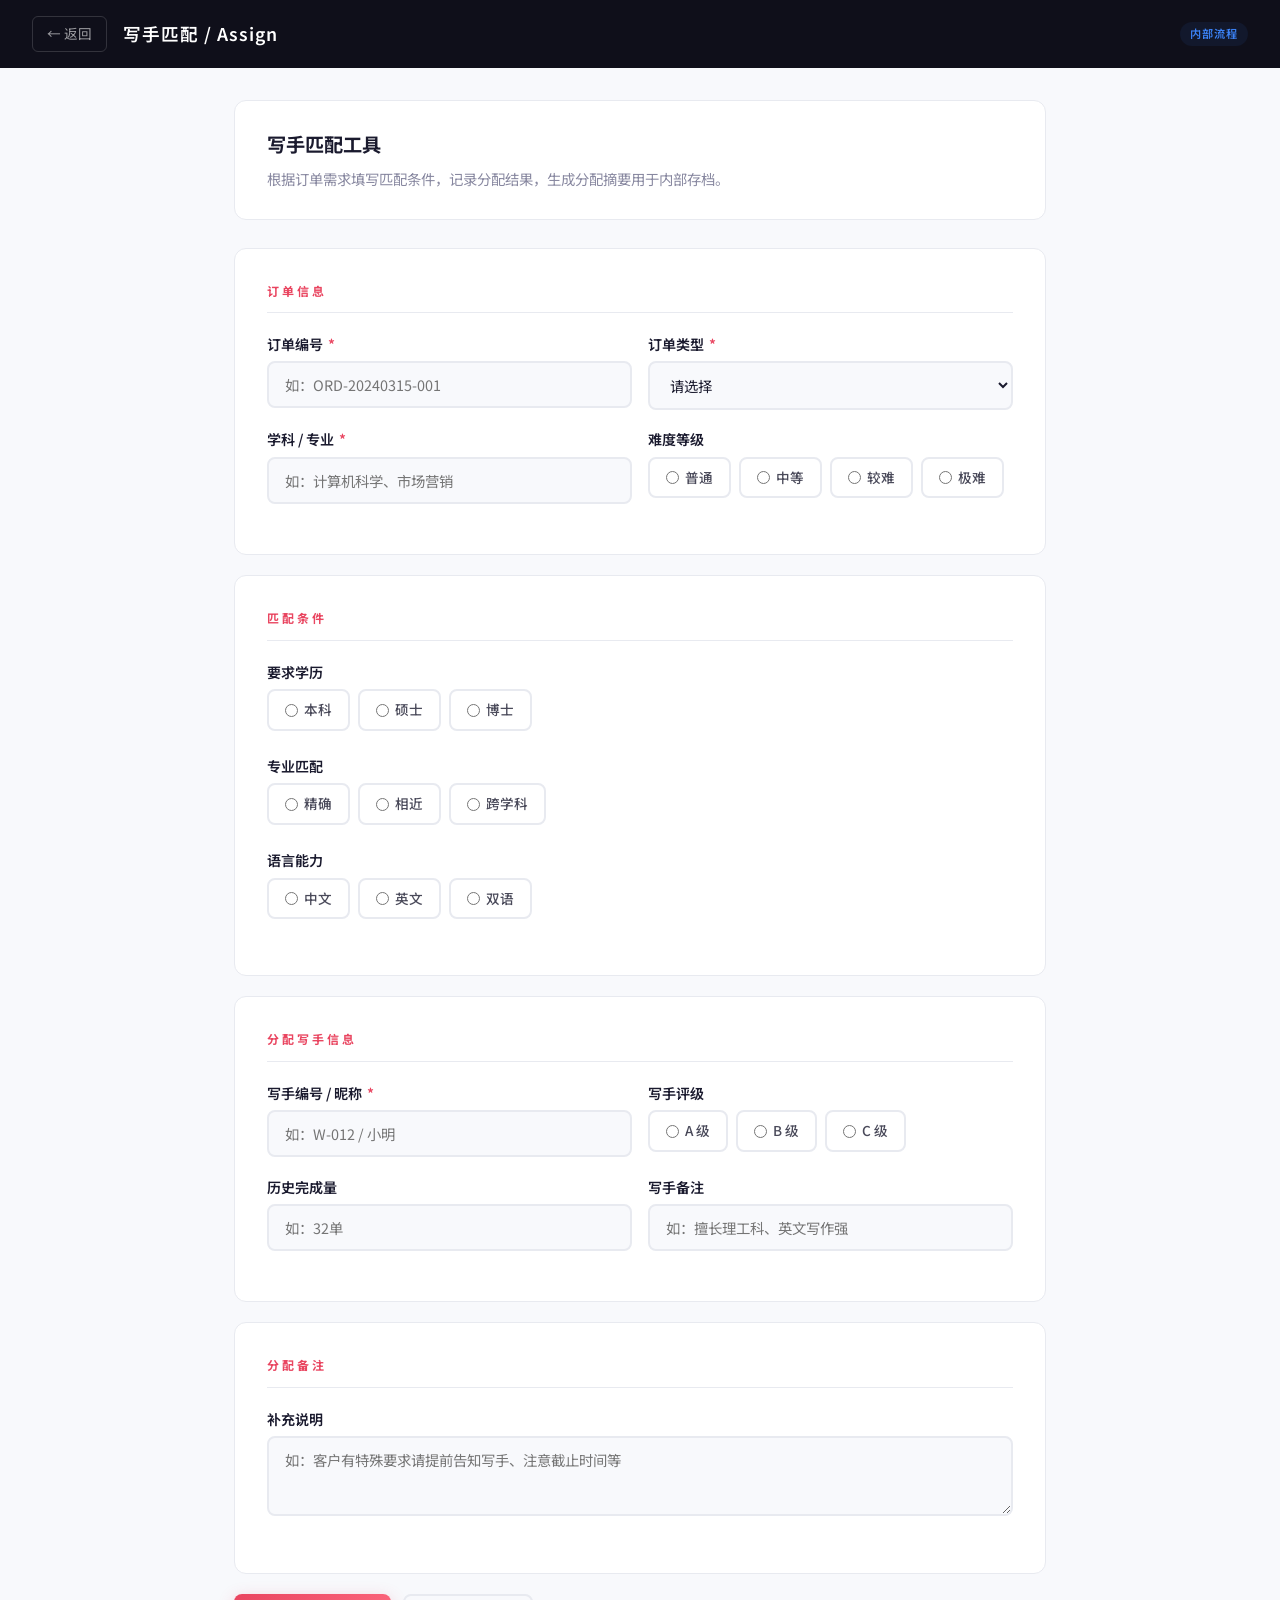
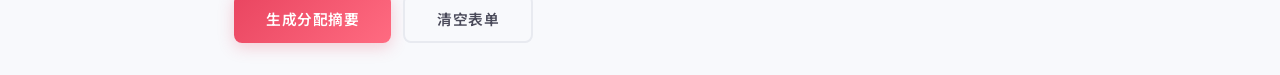
<file: skills/skill-assign.html>
<!DOCTYPE html>
<html lang="zh-CN">
<head>
    <meta charset="UTF-8">
    <meta name="viewport" content="width=device-width, initial-scale=1.0">
    <title>Skill - 写手匹配工具</title>
    <link href="https://fonts.googleapis.com/css2?family=Noto+Sans+SC:wght@300;400;500;700&display=swap" rel="stylesheet">
    <link rel="stylesheet" href="skill-common.css">
</head>
<body>
    <div class="skill-topbar">
        <div class="skill-topbar-left">
            <a href="index.html" class="back-btn">&#8592; 返回</a>
            <h1>写手匹配 / Assign</h1>
        </div>
        <span class="badge badge-internal">内部流程</span>
    </div>

    <div class="skill-container">
        <div class="skill-intro">
            <h2>写手匹配工具</h2>
            <p>根据订单需求填写匹配条件，记录分配结果，生成分配摘要用于内部存档。</p>
        </div>

        <form id="skillForm">
            <!-- 订单信息 -->
            <div class="form-section">
                <div class="form-section-title">订单信息</div>
                <div class="form-row">
                    <div class="form-group">
                        <label>订单编号 <span class="required">*</span></label>
                        <input type="text" id="orderId" required placeholder="如：ORD-20240315-001">
                    </div>
                    <div class="form-group">
                        <label>订单类型 <span class="required">*</span></label>
                        <select id="orderType" required>
                            <option value="">请选择</option>
                            <option>课程论文</option>
                            <option>毕业论文</option>
                            <option>数据分析</option>
                            <option>留学文书</option>
                            <option>编程代做</option>
                            <option>润色降重</option>
                        </select>
                    </div>
                </div>
                <div class="form-row">
                    <div class="form-group">
                        <label>学科 / 专业 <span class="required">*</span></label>
                        <input type="text" id="subject" required placeholder="如：计算机科学、市场营销">
                    </div>
                    <div class="form-group">
                        <label>难度等级</label>
                        <div class="option-group">
                            <label><input type="radio" name="difficulty" value="普通"><span>普通</span></label>
                            <label><input type="radio" name="difficulty" value="中等"><span>中等</span></label>
                            <label><input type="radio" name="difficulty" value="较难"><span>较难</span></label>
                            <label><input type="radio" name="difficulty" value="极难"><span>极难</span></label>
                        </div>
                    </div>
                </div>
            </div>

            <!-- 匹配条件 -->
            <div class="form-section">
                <div class="form-section-title">匹配条件</div>
                <div class="form-group">
                    <label>要求学历</label>
                    <div class="option-group">
                        <label><input type="radio" name="eduLevel" value="本科"><span>本科</span></label>
                        <label><input type="radio" name="eduLevel" value="硕士"><span>硕士</span></label>
                        <label><input type="radio" name="eduLevel" value="博士"><span>博士</span></label>
                    </div>
                </div>
                <div class="form-group">
                    <label>专业匹配</label>
                    <div class="option-group">
                        <label><input type="radio" name="majorMatch" value="精确"><span>精确</span></label>
                        <label><input type="radio" name="majorMatch" value="相近"><span>相近</span></label>
                        <label><input type="radio" name="majorMatch" value="跨学科"><span>跨学科</span></label>
                    </div>
                </div>
                <div class="form-group">
                    <label>语言能力</label>
                    <div class="option-group">
                        <label><input type="radio" name="langAbility" value="中文"><span>中文</span></label>
                        <label><input type="radio" name="langAbility" value="英文"><span>英文</span></label>
                        <label><input type="radio" name="langAbility" value="双语"><span>双语</span></label>
                    </div>
                </div>
            </div>

            <!-- 写手信息 -->
            <div class="form-section">
                <div class="form-section-title">分配写手信息</div>
                <div class="form-row">
                    <div class="form-group">
                        <label>写手编号 / 昵称 <span class="required">*</span></label>
                        <input type="text" id="writerId" required placeholder="如：W-012 / 小明">
                    </div>
                    <div class="form-group">
                        <label>写手评级</label>
                        <div class="option-group">
                            <label><input type="radio" name="writerGrade" value="A"><span>A 级</span></label>
                            <label><input type="radio" name="writerGrade" value="B"><span>B 级</span></label>
                            <label><input type="radio" name="writerGrade" value="C"><span>C 级</span></label>
                        </div>
                    </div>
                </div>
                <div class="form-row">
                    <div class="form-group">
                        <label>历史完成量</label>
                        <input type="text" id="writerHistory" placeholder="如：32单">
                    </div>
                    <div class="form-group">
                        <label>写手备注</label>
                        <input type="text" id="writerNote" placeholder="如：擅长理工科、英文写作强">
                    </div>
                </div>
            </div>

            <!-- 分配备注 -->
            <div class="form-section">
                <div class="form-section-title">分配备注</div>
                <div class="form-group">
                    <label>补充说明</label>
                    <textarea id="notes" placeholder="如：客户有特殊要求请提前告知写手、注意截止时间等"></textarea>
                </div>
            </div>

            <div class="btn-row">
                <button type="button" class="btn btn-primary" onclick="generateSummary()">生成分配摘要</button>
                <button type="reset" class="btn btn-secondary">清空表单</button>
            </div>
        </form>

        <div class="output-area" id="outputArea">
            <h3>分配摘要</h3>
            <div class="output-content" id="outputContent"></div>
            <button class="copy-btn" onclick="copySummary()">复制到剪贴板</button>
        </div>
    </div>

    <script>
    function getVal(id) { return document.getElementById(id)?.value?.trim() || '-'; }
    function getRadio(name) {
        const el = document.querySelector(`input[name="${name}"]:checked`);
        return el ? el.value : '-';
    }
    function getChecked(name) {
        const els = document.querySelectorAll(`input[name="${name}"]:checked`);
        return els.length ? Array.from(els).map(e => e.value).join('、') : '-';
    }

    function generateSummary() {
        const form = document.getElementById('skillForm');
        if (!form.checkValidity()) { form.reportValidity(); return; }

        const summary = `【写手分配摘要】
============================
订单编号：${getVal('orderId')}
订单类型：${getVal('orderType')}
学科/专业：${getVal('subject')}
难度等级：${getRadio('difficulty')}
---
要求学历：${getRadio('eduLevel')}
专业匹配：${getRadio('majorMatch')}
语言能力：${getRadio('langAbility')}
---
分配写手：${getVal('writerId')}
写手评级：${getRadio('writerGrade')}
历史完成量：${getVal('writerHistory')}
写手备注：${getVal('writerNote')}
---
分配备注：${getVal('notes')}
============================
操作时间：${new Date().toLocaleString('zh-CN')}`;

        document.getElementById('outputContent').textContent = summary;
        document.getElementById('outputArea').classList.add('visible');
        document.getElementById('outputArea').scrollIntoView({ behavior: 'smooth' });
    }

    function copySummary() {
        const text = document.getElementById('outputContent').textContent;
        navigator.clipboard.writeText(text).then(() => {
            const btn = document.querySelector('.copy-btn');
            btn.textContent = '已复制!';
            setTimeout(() => btn.textContent = '复制到剪贴板', 2000);
        });
    }
    </script>
</body>
</html>
</file>
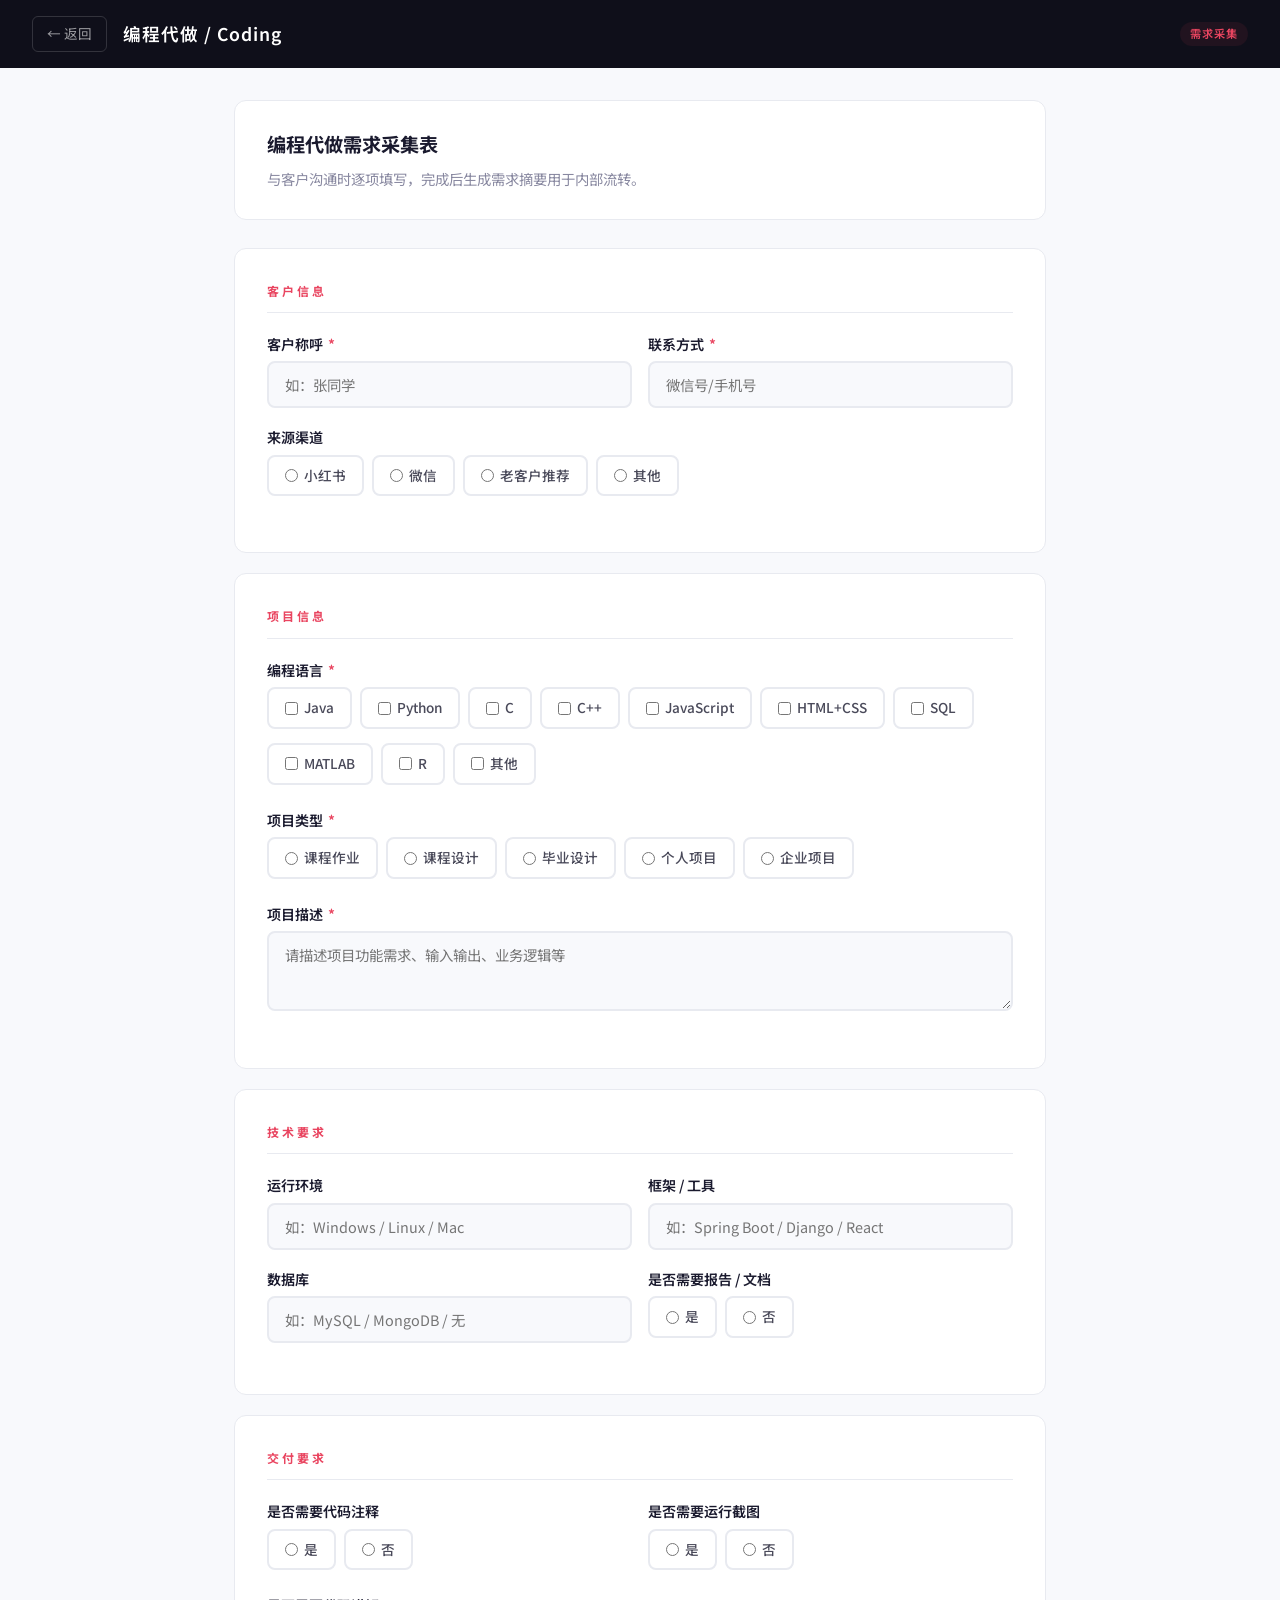
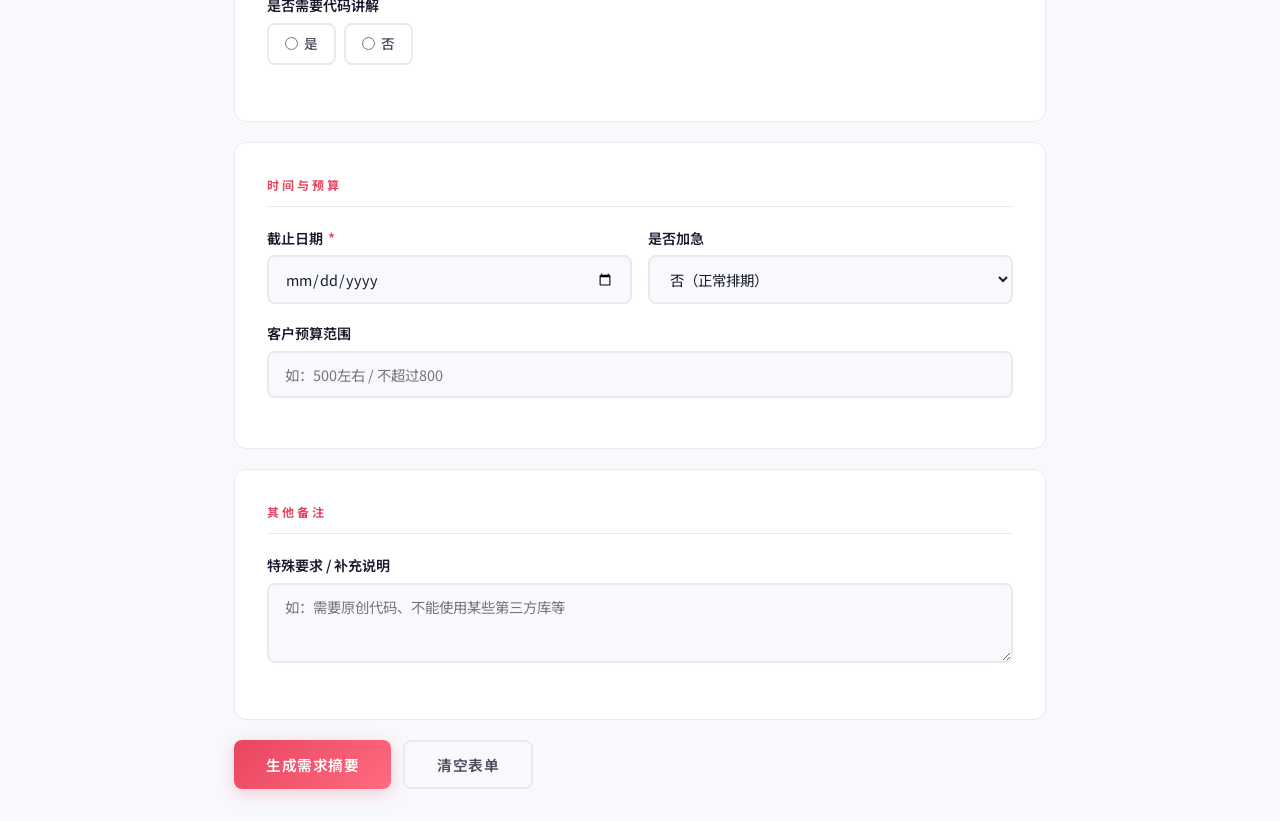
<file: skills/skill-coding.html>
<!DOCTYPE html>
<html lang="zh-CN">
<head>
    <meta charset="UTF-8">
    <meta name="viewport" content="width=device-width, initial-scale=1.0">
    <title>Skill - 编程代做需求采集</title>
    <link href="https://fonts.googleapis.com/css2?family=Noto+Sans+SC:wght@300;400;500;700&display=swap" rel="stylesheet">
    <link rel="stylesheet" href="skill-common.css">
</head>
<body>
    <div class="skill-topbar">
        <div class="skill-topbar-left">
            <a href="index.html" class="back-btn">&#8592; 返回</a>
            <h1>编程代做 / Coding</h1>
        </div>
        <span class="badge badge-intake">需求采集</span>
    </div>

    <div class="skill-container">
        <div class="skill-intro">
            <h2>编程代做需求采集表</h2>
            <p>与客户沟通时逐项填写，完成后生成需求摘要用于内部流转。</p>
        </div>

        <form id="skillForm">
            <!-- 客户信息 -->
            <div class="form-section">
                <div class="form-section-title">客户信息</div>
                <div class="form-row">
                    <div class="form-group">
                        <label>客户称呼 <span class="required">*</span></label>
                        <input type="text" id="clientName" required placeholder="如：张同学">
                    </div>
                    <div class="form-group">
                        <label>联系方式 <span class="required">*</span></label>
                        <input type="text" id="clientContact" required placeholder="微信号/手机号">
                    </div>
                </div>
                <div class="form-group">
                    <label>来源渠道</label>
                    <div class="option-group">
                        <label><input type="radio" name="source" value="小红书"><span>小红书</span></label>
                        <label><input type="radio" name="source" value="微信"><span>微信</span></label>
                        <label><input type="radio" name="source" value="老客户推荐"><span>老客户推荐</span></label>
                        <label><input type="radio" name="source" value="其他"><span>其他</span></label>
                    </div>
                </div>
            </div>

            <!-- 项目信息 -->
            <div class="form-section">
                <div class="form-section-title">项目信息</div>
                <div class="form-group">
                    <label>编程语言 <span class="required">*</span></label>
                    <div class="option-group">
                        <label><input type="checkbox" name="lang" value="Java"><span>Java</span></label>
                        <label><input type="checkbox" name="lang" value="Python"><span>Python</span></label>
                        <label><input type="checkbox" name="lang" value="C"><span>C</span></label>
                        <label><input type="checkbox" name="lang" value="C++"><span>C++</span></label>
                        <label><input type="checkbox" name="lang" value="JavaScript"><span>JavaScript</span></label>
                        <label><input type="checkbox" name="lang" value="HTML+CSS"><span>HTML+CSS</span></label>
                        <label><input type="checkbox" name="lang" value="SQL"><span>SQL</span></label>
                        <label><input type="checkbox" name="lang" value="MATLAB"><span>MATLAB</span></label>
                        <label><input type="checkbox" name="lang" value="R"><span>R</span></label>
                        <label><input type="checkbox" name="lang" value="其他"><span>其他</span></label>
                    </div>
                </div>
                <div class="form-group">
                    <label>项目类型 <span class="required">*</span></label>
                    <div class="option-group">
                        <label><input type="radio" name="projectType" value="课程作业"><span>课程作业</span></label>
                        <label><input type="radio" name="projectType" value="课程设计"><span>课程设计</span></label>
                        <label><input type="radio" name="projectType" value="毕业设计"><span>毕业设计</span></label>
                        <label><input type="radio" name="projectType" value="个人项目"><span>个人项目</span></label>
                        <label><input type="radio" name="projectType" value="企业项目"><span>企业项目</span></label>
                    </div>
                </div>
                <div class="form-group">
                    <label>项目描述 <span class="required">*</span></label>
                    <textarea id="projectDesc" required placeholder="请描述项目功能需求、输入输出、业务逻辑等"></textarea>
                </div>
            </div>

            <!-- 技术要求 -->
            <div class="form-section">
                <div class="form-section-title">技术要求</div>
                <div class="form-row">
                    <div class="form-group">
                        <label>运行环境</label>
                        <input type="text" id="runEnv" placeholder="如：Windows / Linux / Mac">
                    </div>
                    <div class="form-group">
                        <label>框架 / 工具</label>
                        <input type="text" id="framework" placeholder="如：Spring Boot / Django / React">
                    </div>
                </div>
                <div class="form-row">
                    <div class="form-group">
                        <label>数据库</label>
                        <input type="text" id="database" placeholder="如：MySQL / MongoDB / 无">
                    </div>
                    <div class="form-group">
                        <label>是否需要报告 / 文档</label>
                        <div class="option-group">
                            <label><input type="radio" name="needDoc" value="是"><span>是</span></label>
                            <label><input type="radio" name="needDoc" value="否"><span>否</span></label>
                        </div>
                    </div>
                </div>
            </div>

            <!-- 交付要求 -->
            <div class="form-section">
                <div class="form-section-title">交付要求</div>
                <div class="form-row">
                    <div class="form-group">
                        <label>是否需要代码注释</label>
                        <div class="option-group">
                            <label><input type="radio" name="needComment" value="是"><span>是</span></label>
                            <label><input type="radio" name="needComment" value="否"><span>否</span></label>
                        </div>
                    </div>
                    <div class="form-group">
                        <label>是否需要运行截图</label>
                        <div class="option-group">
                            <label><input type="radio" name="needScreenshot" value="是"><span>是</span></label>
                            <label><input type="radio" name="needScreenshot" value="否"><span>否</span></label>
                        </div>
                    </div>
                </div>
                <div class="form-group">
                    <label>是否需要代码讲解</label>
                    <div class="option-group">
                        <label><input type="radio" name="needExplain" value="是"><span>是</span></label>
                        <label><input type="radio" name="needExplain" value="否"><span>否</span></label>
                    </div>
                </div>
            </div>

            <!-- 时间与预算 -->
            <div class="form-section">
                <div class="form-section-title">时间与预算</div>
                <div class="form-row">
                    <div class="form-group">
                        <label>截止日期 <span class="required">*</span></label>
                        <input type="date" id="deadline" required>
                    </div>
                    <div class="form-group">
                        <label>是否加急</label>
                        <select id="urgent">
                            <option value="否">否（正常排期）</option>
                            <option value="轻度加急">轻度加急（3天内）</option>
                            <option value="紧急">紧急（24-48小时）</option>
                            <option value="特急">特急（24小时内）</option>
                        </select>
                    </div>
                </div>
                <div class="form-group">
                    <label>客户预算范围</label>
                    <input type="text" id="budget" placeholder="如：500左右 / 不超过800">
                </div>
            </div>

            <!-- 备注 -->
            <div class="form-section">
                <div class="form-section-title">其他备注</div>
                <div class="form-group">
                    <label>特殊要求 / 补充说明</label>
                    <textarea id="notes" placeholder="如：需要原创代码、不能使用某些第三方库等"></textarea>
                </div>
            </div>

            <div class="btn-row">
                <button type="button" class="btn btn-primary" onclick="generateSummary()">生成需求摘要</button>
                <button type="reset" class="btn btn-secondary">清空表单</button>
            </div>
        </form>

        <div class="output-area" id="outputArea">
            <h3>需求摘要</h3>
            <div class="output-content" id="outputContent"></div>
            <button class="copy-btn" onclick="copySummary()">复制到剪贴板</button>
        </div>
    </div>

    <script>
    function getVal(id) { return document.getElementById(id)?.value?.trim() || '-'; }
    function getRadio(name) {
        const el = document.querySelector(`input[name="${name}"]:checked`);
        return el ? el.value : '-';
    }
    function getChecked(name) {
        const els = document.querySelectorAll(`input[name="${name}"]:checked`);
        return els.length ? Array.from(els).map(e => e.value).join('、') : '-';
    }

    function generateSummary() {
        const form = document.getElementById('skillForm');
        if (!form.checkValidity()) { form.reportValidity(); return; }

        const summary = `【编程代做需求单】
============================
客户：${getVal('clientName')}
联系方式：${getVal('clientContact')}
来源：${getRadio('source')}
---
编程语言：${getChecked('lang')}
项目类型：${getRadio('projectType')}
项目描述：${getVal('projectDesc')}
---
运行环境：${getVal('runEnv')}
框架/工具：${getVal('framework')}
数据库：${getVal('database')}
需要报告/文档：${getRadio('needDoc')}
---
需要代码注释：${getRadio('needComment')}
需要运行截图：${getRadio('needScreenshot')}
需要代码讲解：${getRadio('needExplain')}
---
截止日期：${getVal('deadline')}
是否加急：${getVal('urgent')}
客户预算：${getVal('budget')}
---
备注：${getVal('notes')}
============================
采集时间：${new Date().toLocaleString('zh-CN')}`;

        document.getElementById('outputContent').textContent = summary;
        document.getElementById('outputArea').classList.add('visible');
        document.getElementById('outputArea').scrollIntoView({ behavior: 'smooth' });
    }

    function copySummary() {
        const text = document.getElementById('outputContent').textContent;
        navigator.clipboard.writeText(text).then(() => {
            const btn = document.querySelector('.copy-btn');
            btn.textContent = '已复制!';
            setTimeout(() => btn.textContent = '复制到剪贴板', 2000);
        });
    }
    </script>
</body>
</html>
</file>
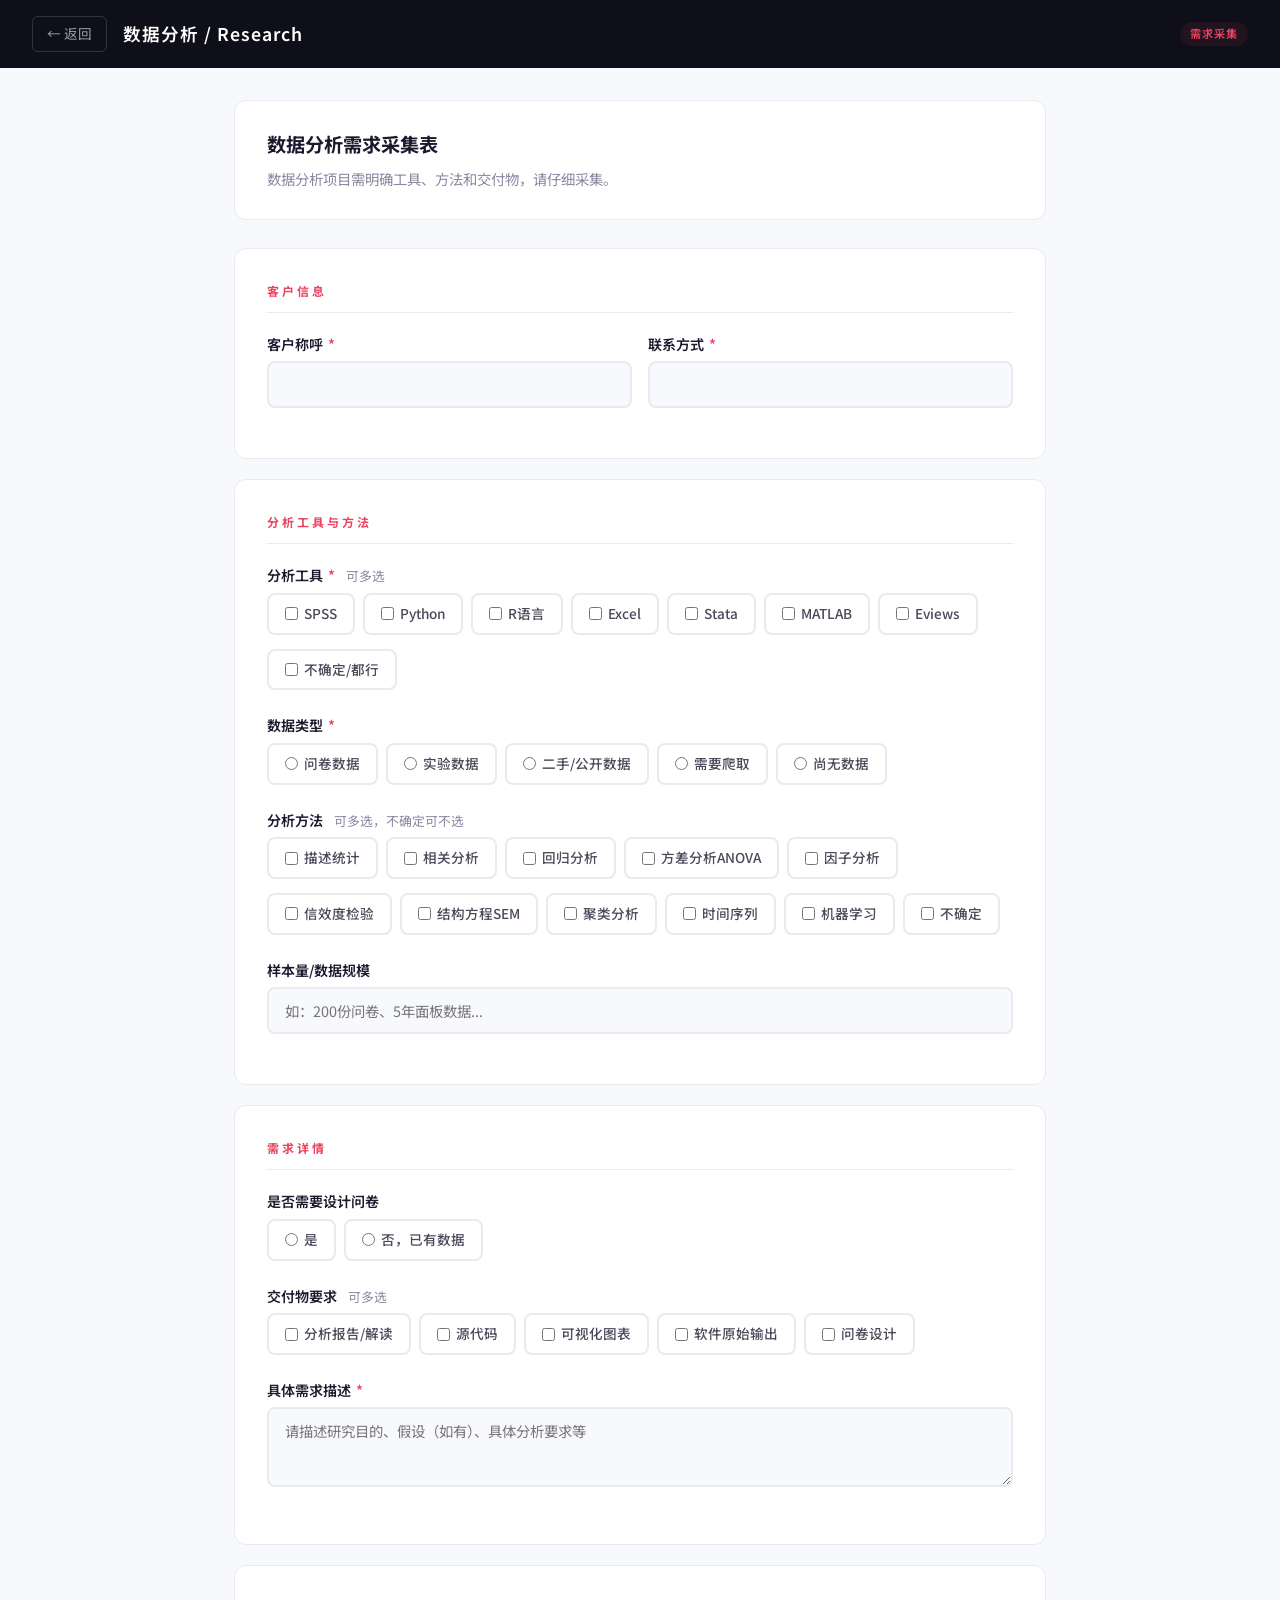
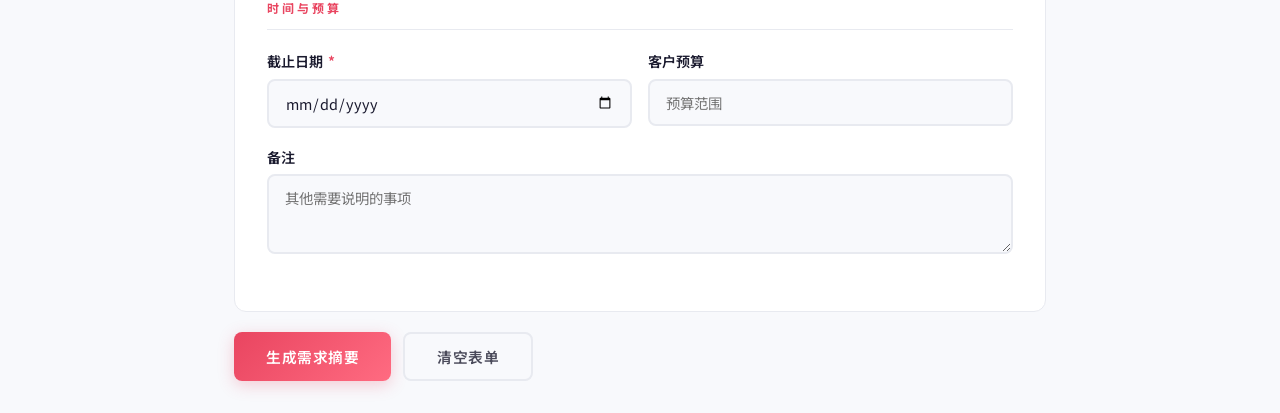
<file: skills/skill-data.html>
<!DOCTYPE html>
<html lang="zh-CN">
<head>
    <meta charset="UTF-8">
    <meta name="viewport" content="width=device-width, initial-scale=1.0">
    <title>Skill - 数据分析需求采集</title>
    <link href="https://fonts.googleapis.com/css2?family=Noto+Sans+SC:wght@300;400;500;700&display=swap" rel="stylesheet">
    <link rel="stylesheet" href="skill-common.css">
</head>
<body>
    <div class="skill-topbar">
        <div class="skill-topbar-left">
            <a href="index.html" class="back-btn">&#8592; 返回</a>
            <h1>数据分析 / Research</h1>
        </div>
        <span class="badge badge-intake">需求采集</span>
    </div>

    <div class="skill-container">
        <div class="skill-intro">
            <h2>数据分析需求采集表</h2>
            <p>数据分析项目需明确工具、方法和交付物，请仔细采集。</p>
        </div>

        <form id="skillForm">
            <div class="form-section">
                <div class="form-section-title">客户信息</div>
                <div class="form-row">
                    <div class="form-group">
                        <label>客户称呼 <span class="required">*</span></label>
                        <input type="text" id="clientName" required>
                    </div>
                    <div class="form-group">
                        <label>联系方式 <span class="required">*</span></label>
                        <input type="text" id="clientContact" required>
                    </div>
                </div>
            </div>

            <div class="form-section">
                <div class="form-section-title">分析工具与方法</div>
                <div class="form-group">
                    <label>分析工具 <span class="required">*</span> <span class="hint">可多选</span></label>
                    <div class="option-group">
                        <label><input type="checkbox" name="tools" value="SPSS"><span>SPSS</span></label>
                        <label><input type="checkbox" name="tools" value="Python"><span>Python</span></label>
                        <label><input type="checkbox" name="tools" value="R语言"><span>R语言</span></label>
                        <label><input type="checkbox" name="tools" value="Excel"><span>Excel</span></label>
                        <label><input type="checkbox" name="tools" value="Stata"><span>Stata</span></label>
                        <label><input type="checkbox" name="tools" value="MATLAB"><span>MATLAB</span></label>
                        <label><input type="checkbox" name="tools" value="Eviews"><span>Eviews</span></label>
                        <label><input type="checkbox" name="tools" value="不确定"><span>不确定/都行</span></label>
                    </div>
                </div>
                <div class="form-group">
                    <label>数据类型 <span class="required">*</span></label>
                    <div class="option-group">
                        <label><input type="radio" name="dataType" value="问卷数据" required><span>问卷数据</span></label>
                        <label><input type="radio" name="dataType" value="实验数据"><span>实验数据</span></label>
                        <label><input type="radio" name="dataType" value="二手数据"><span>二手/公开数据</span></label>
                        <label><input type="radio" name="dataType" value="爬虫数据"><span>需要爬取</span></label>
                        <label><input type="radio" name="dataType" value="尚无数据"><span>尚无数据</span></label>
                    </div>
                </div>
                <div class="form-group">
                    <label>分析方法 <span class="hint">可多选，不确定可不选</span></label>
                    <div class="option-group">
                        <label><input type="checkbox" name="methods" value="描述统计"><span>描述统计</span></label>
                        <label><input type="checkbox" name="methods" value="相关分析"><span>相关分析</span></label>
                        <label><input type="checkbox" name="methods" value="回归分析"><span>回归分析</span></label>
                        <label><input type="checkbox" name="methods" value="方差分析"><span>方差分析ANOVA</span></label>
                        <label><input type="checkbox" name="methods" value="因子分析"><span>因子分析</span></label>
                        <label><input type="checkbox" name="methods" value="信效度"><span>信效度检验</span></label>
                        <label><input type="checkbox" name="methods" value="结构方程"><span>结构方程SEM</span></label>
                        <label><input type="checkbox" name="methods" value="聚类分析"><span>聚类分析</span></label>
                        <label><input type="checkbox" name="methods" value="时间序列"><span>时间序列</span></label>
                        <label><input type="checkbox" name="methods" value="机器学习"><span>机器学习</span></label>
                        <label><input type="checkbox" name="methods" value="不确定"><span>不确定</span></label>
                    </div>
                </div>
                <div class="form-group">
                    <label>样本量/数据规模</label>
                    <input type="text" id="sampleSize" placeholder="如：200份问卷、5年面板数据...">
                </div>
            </div>

            <div class="form-section">
                <div class="form-section-title">需求详情</div>
                <div class="form-group">
                    <label>是否需要设计问卷</label>
                    <div class="option-group">
                        <label><input type="radio" name="needQuestionnaire" value="是"><span>是</span></label>
                        <label><input type="radio" name="needQuestionnaire" value="否"><span>否，已有数据</span></label>
                    </div>
                </div>
                <div class="form-group">
                    <label>交付物要求 <span class="hint">可多选</span></label>
                    <div class="option-group">
                        <label><input type="checkbox" name="deliverables" value="分析报告"><span>分析报告/解读</span></label>
                        <label><input type="checkbox" name="deliverables" value="源代码"><span>源代码</span></label>
                        <label><input type="checkbox" name="deliverables" value="图表"><span>可视化图表</span></label>
                        <label><input type="checkbox" name="deliverables" value="原始输出"><span>软件原始输出</span></label>
                        <label><input type="checkbox" name="deliverables" value="问卷"><span>问卷设计</span></label>
                    </div>
                </div>
                <div class="form-group">
                    <label>具体需求描述 <span class="required">*</span></label>
                    <textarea id="description" required placeholder="请描述研究目的、假设（如有）、具体分析要求等"></textarea>
                </div>
            </div>

            <div class="form-section">
                <div class="form-section-title">时间与预算</div>
                <div class="form-row">
                    <div class="form-group">
                        <label>截止日期 <span class="required">*</span></label>
                        <input type="date" id="deadline" required>
                    </div>
                    <div class="form-group">
                        <label>客户预算</label>
                        <input type="text" id="budget" placeholder="预算范围">
                    </div>
                </div>
                <div class="form-group">
                    <label>备注</label>
                    <textarea id="notes" placeholder="其他需要说明的事项"></textarea>
                </div>
            </div>

            <div class="btn-row">
                <button type="button" class="btn btn-primary" onclick="generateSummary()">生成需求摘要</button>
                <button type="reset" class="btn btn-secondary">清空表单</button>
            </div>
        </form>

        <div class="output-area" id="outputArea">
            <h3>需求摘要</h3>
            <div class="output-content" id="outputContent"></div>
            <button class="copy-btn" onclick="copySummary()">复制到剪贴板</button>
        </div>
    </div>

    <script>
    function getVal(id) { return document.getElementById(id)?.value?.trim() || '-'; }
    function getRadio(name) {
        const el = document.querySelector(`input[name="${name}"]:checked`);
        return el ? el.value : '-';
    }
    function getChecked(name) {
        const els = document.querySelectorAll(`input[name="${name}"]:checked`);
        return els.length ? Array.from(els).map(e => e.value).join(', ') : '-';
    }

    function generateSummary() {
        const form = document.getElementById('skillForm');
        if (!form.checkValidity()) { form.reportValidity(); return; }

        const summary = `【数据分析需求单】
============================
客户：${getVal('clientName')}
联系方式：${getVal('clientContact')}
---
分析工具：${getChecked('tools')}
数据类型：${getRadio('dataType')}
分析方法：${getChecked('methods')}
样本量：${getVal('sampleSize')}
---
需要设计问卷：${getRadio('needQuestionnaire')}
交付物：${getChecked('deliverables')}
需求描述：${getVal('description')}
---
截止日期：${getVal('deadline')}
客户预算：${getVal('budget')}
备注：${getVal('notes')}
============================
采集时间：${new Date().toLocaleString('zh-CN')}`;

        document.getElementById('outputContent').textContent = summary;
        document.getElementById('outputArea').classList.add('visible');
        document.getElementById('outputArea').scrollIntoView({ behavior: 'smooth' });
    }

    function copySummary() {
        const text = document.getElementById('outputContent').textContent;
        navigator.clipboard.writeText(text).then(() => {
            const btn = document.querySelector('.copy-btn');
            btn.textContent = '已复制!';
            setTimeout(() => btn.textContent = '复制到剪贴板', 2000);
        });
    }
    </script>
</body>
</html>
</file>
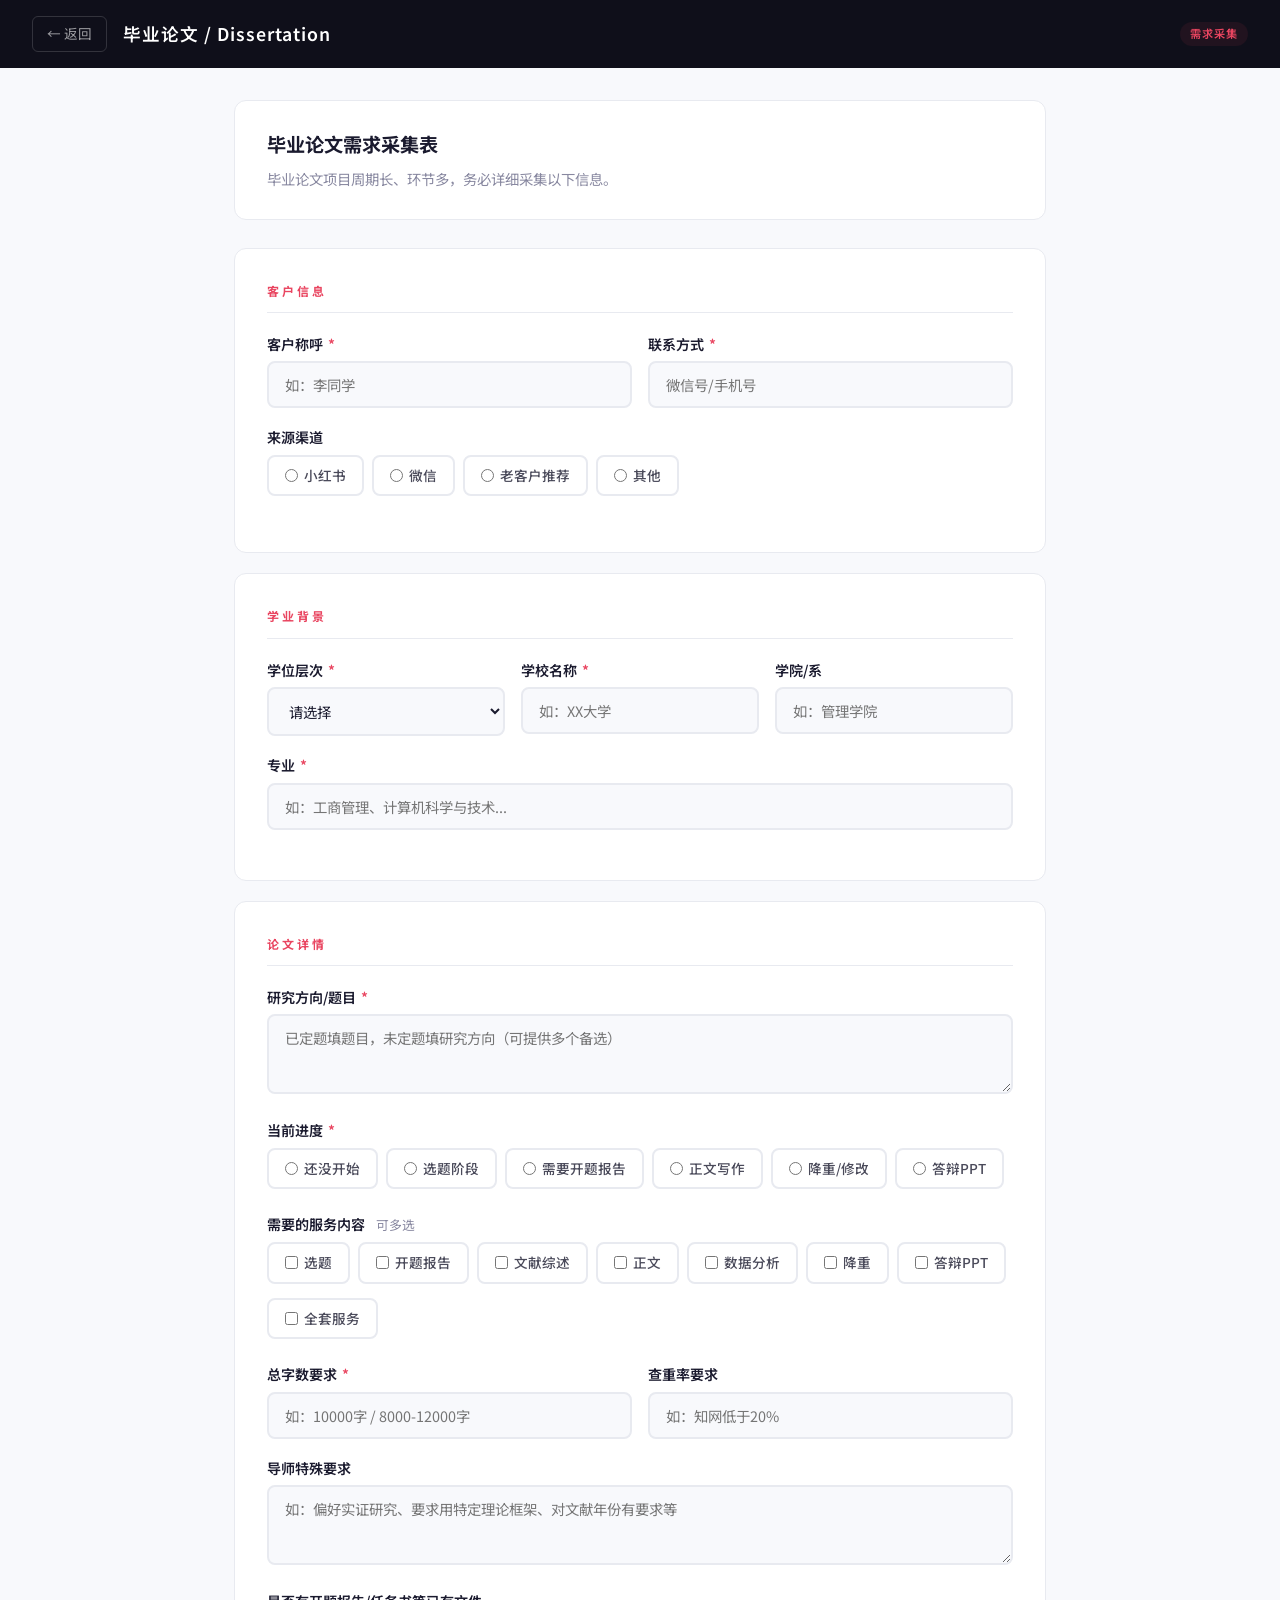
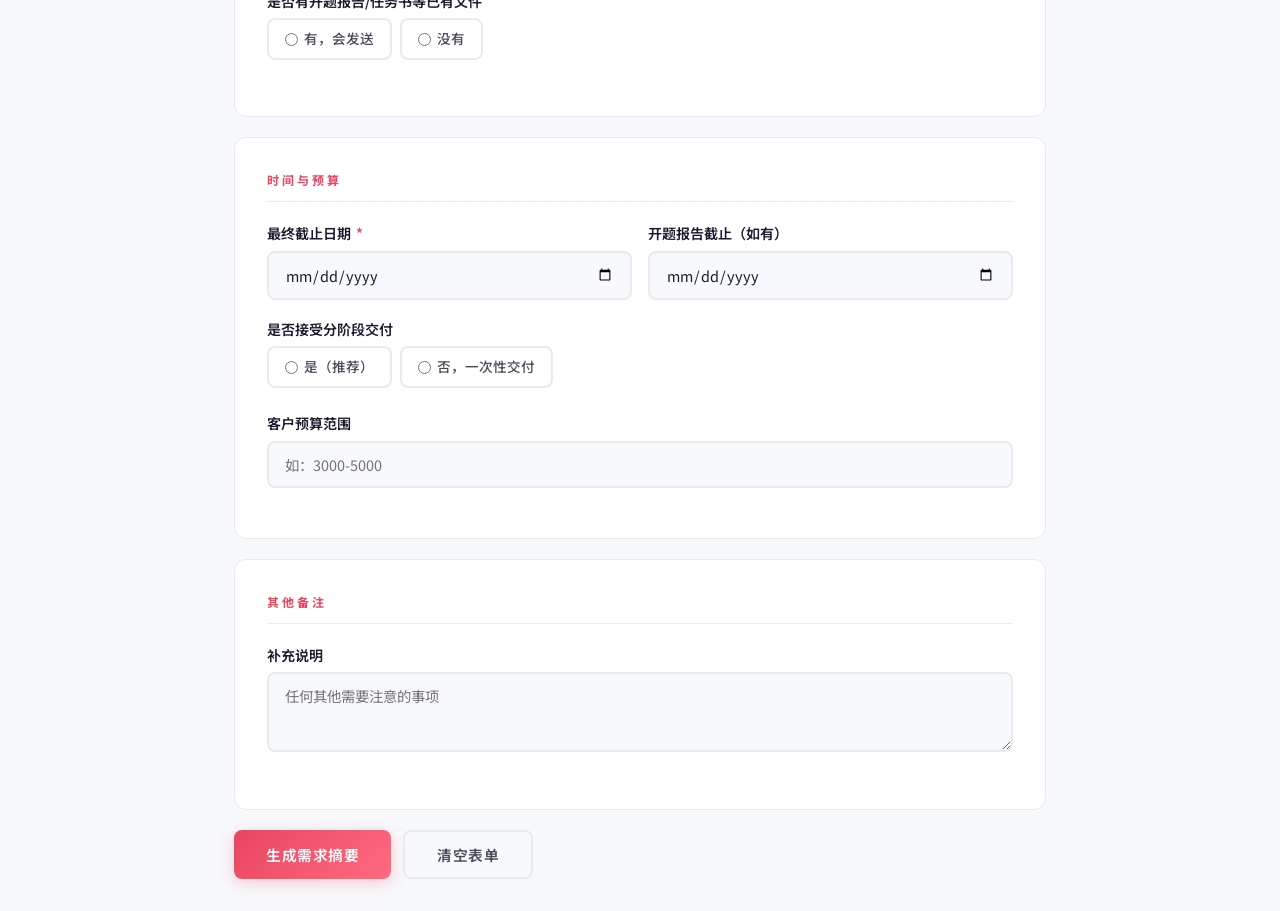
<file: skills/skill-dissertation.html>
<!DOCTYPE html>
<html lang="zh-CN">
<head>
    <meta charset="UTF-8">
    <meta name="viewport" content="width=device-width, initial-scale=1.0">
    <title>Skill - 毕业论文需求采集</title>
    <link href="https://fonts.googleapis.com/css2?family=Noto+Sans+SC:wght@300;400;500;700&display=swap" rel="stylesheet">
    <link rel="stylesheet" href="skill-common.css">
</head>
<body>
    <div class="skill-topbar">
        <div class="skill-topbar-left">
            <a href="index.html" class="back-btn">&#8592; 返回</a>
            <h1>毕业论文 / Dissertation</h1>
        </div>
        <span class="badge badge-intake">需求采集</span>
    </div>

    <div class="skill-container">
        <div class="skill-intro">
            <h2>毕业论文需求采集表</h2>
            <p>毕业论文项目周期长、环节多，务必详细采集以下信息。</p>
        </div>

        <form id="skillForm">
            <div class="form-section">
                <div class="form-section-title">客户信息</div>
                <div class="form-row">
                    <div class="form-group">
                        <label>客户称呼 <span class="required">*</span></label>
                        <input type="text" id="clientName" required placeholder="如：李同学">
                    </div>
                    <div class="form-group">
                        <label>联系方式 <span class="required">*</span></label>
                        <input type="text" id="clientContact" required placeholder="微信号/手机号">
                    </div>
                </div>
                <div class="form-group">
                    <label>来源渠道</label>
                    <div class="option-group">
                        <label><input type="radio" name="source" value="小红书"><span>小红书</span></label>
                        <label><input type="radio" name="source" value="微信"><span>微信</span></label>
                        <label><input type="radio" name="source" value="老客户推荐"><span>老客户推荐</span></label>
                        <label><input type="radio" name="source" value="其他"><span>其他</span></label>
                    </div>
                </div>
            </div>

            <div class="form-section">
                <div class="form-section-title">学业背景</div>
                <div class="form-row-3">
                    <div class="form-group">
                        <label>学位层次 <span class="required">*</span></label>
                        <select id="degree" required>
                            <option value="">请选择</option>
                            <option>专科</option>
                            <option>本科</option>
                            <option>硕士</option>
                            <option>MBA/EMBA</option>
                        </select>
                    </div>
                    <div class="form-group">
                        <label>学校名称 <span class="required">*</span></label>
                        <input type="text" id="school" required placeholder="如：XX大学">
                    </div>
                    <div class="form-group">
                        <label>学院/系</label>
                        <input type="text" id="department" placeholder="如：管理学院">
                    </div>
                </div>
                <div class="form-group">
                    <label>专业 <span class="required">*</span></label>
                    <input type="text" id="major" required placeholder="如：工商管理、计算机科学与技术...">
                </div>
            </div>

            <div class="form-section">
                <div class="form-section-title">论文详情</div>
                <div class="form-group">
                    <label>研究方向/题目 <span class="required">*</span></label>
                    <textarea id="topic" required placeholder="已定题填题目，未定题填研究方向（可提供多个备选）"></textarea>
                </div>
                <div class="form-group">
                    <label>当前进度 <span class="required">*</span></label>
                    <div class="option-group">
                        <label><input type="radio" name="progress" value="还没开始" required><span>还没开始</span></label>
                        <label><input type="radio" name="progress" value="选题阶段"><span>选题阶段</span></label>
                        <label><input type="radio" name="progress" value="开题报告"><span>需要开题报告</span></label>
                        <label><input type="radio" name="progress" value="正文写作"><span>正文写作</span></label>
                        <label><input type="radio" name="progress" value="降重修改"><span>降重/修改</span></label>
                        <label><input type="radio" name="progress" value="答辩PPT"><span>答辩PPT</span></label>
                    </div>
                </div>
                <div class="form-group">
                    <label>需要的服务内容 <span class="hint">可多选</span></label>
                    <div class="option-group">
                        <label><input type="checkbox" name="serviceItems" value="选题"><span>选题</span></label>
                        <label><input type="checkbox" name="serviceItems" value="开题报告"><span>开题报告</span></label>
                        <label><input type="checkbox" name="serviceItems" value="文献综述"><span>文献综述</span></label>
                        <label><input type="checkbox" name="serviceItems" value="正文"><span>正文</span></label>
                        <label><input type="checkbox" name="serviceItems" value="数据分析"><span>数据分析</span></label>
                        <label><input type="checkbox" name="serviceItems" value="降重"><span>降重</span></label>
                        <label><input type="checkbox" name="serviceItems" value="答辩PPT"><span>答辩PPT</span></label>
                        <label><input type="checkbox" name="serviceItems" value="全套"><span>全套服务</span></label>
                    </div>
                </div>
                <div class="form-row">
                    <div class="form-group">
                        <label>总字数要求 <span class="required">*</span></label>
                        <input type="text" id="wordCount" required placeholder="如：10000字 / 8000-12000字">
                    </div>
                    <div class="form-group">
                        <label>查重率要求</label>
                        <input type="text" id="plagRate" placeholder="如：知网低于20%">
                    </div>
                </div>
                <div class="form-group">
                    <label>导师特殊要求</label>
                    <textarea id="tutorReq" placeholder="如：偏好实证研究、要求用特定理论框架、对文献年份有要求等"></textarea>
                </div>
                <div class="form-group">
                    <label>是否有开题报告/任务书等已有文件</label>
                    <div class="option-group">
                        <label><input type="radio" name="hasFile" value="有"><span>有，会发送</span></label>
                        <label><input type="radio" name="hasFile" value="无"><span>没有</span></label>
                    </div>
                </div>
            </div>

            <div class="form-section">
                <div class="form-section-title">时间与预算</div>
                <div class="form-row">
                    <div class="form-group">
                        <label>最终截止日期 <span class="required">*</span></label>
                        <input type="date" id="deadline" required>
                    </div>
                    <div class="form-group">
                        <label>开题报告截止（如有）</label>
                        <input type="date" id="proposalDeadline">
                    </div>
                </div>
                <div class="form-group">
                    <label>是否接受分阶段交付</label>
                    <div class="option-group">
                        <label><input type="radio" name="staged" value="是"><span>是（推荐）</span></label>
                        <label><input type="radio" name="staged" value="否"><span>否，一次性交付</span></label>
                    </div>
                </div>
                <div class="form-group">
                    <label>客户预算范围</label>
                    <input type="text" id="budget" placeholder="如：3000-5000">
                </div>
            </div>

            <div class="form-section">
                <div class="form-section-title">其他备注</div>
                <div class="form-group">
                    <label>补充说明</label>
                    <textarea id="notes" placeholder="任何其他需要注意的事项"></textarea>
                </div>
            </div>

            <div class="btn-row">
                <button type="button" class="btn btn-primary" onclick="generateSummary()">生成需求摘要</button>
                <button type="reset" class="btn btn-secondary">清空表单</button>
            </div>
        </form>

        <div class="output-area" id="outputArea">
            <h3>需求摘要</h3>
            <div class="output-content" id="outputContent"></div>
            <button class="copy-btn" onclick="copySummary()">复制到剪贴板</button>
        </div>
    </div>

    <script>
    function getVal(id) { return document.getElementById(id)?.value?.trim() || '-'; }
    function getRadio(name) {
        const el = document.querySelector(`input[name="${name}"]:checked`);
        return el ? el.value : '-';
    }
    function getChecked(name) {
        const els = document.querySelectorAll(`input[name="${name}"]:checked`);
        return els.length ? Array.from(els).map(e => e.value).join('、') : '-';
    }

    function generateSummary() {
        const form = document.getElementById('skillForm');
        if (!form.checkValidity()) { form.reportValidity(); return; }

        const summary = `【毕业论文需求单】
============================
客户：${getVal('clientName')}
联系方式：${getVal('clientContact')}
来源：${getRadio('source')}
---
学位：${getVal('degree')}
学校：${getVal('school')}
学院：${getVal('department')}
专业：${getVal('major')}
---
题目/方向：${getVal('topic')}
当前进度：${getRadio('progress')}
需要服务：${getChecked('serviceItems')}
字数要求：${getVal('wordCount')}
查重率：${getVal('plagRate')}
导师要求：${getVal('tutorReq')}
已有文件：${getRadio('hasFile')}
---
最终截止：${getVal('deadline')}
开题截止：${getVal('proposalDeadline')}
分阶段交付：${getRadio('staged')}
客户预算：${getVal('budget')}
---
备注：${getVal('notes')}
============================
采集时间：${new Date().toLocaleString('zh-CN')}`;

        document.getElementById('outputContent').textContent = summary;
        document.getElementById('outputArea').classList.add('visible');
        document.getElementById('outputArea').scrollIntoView({ behavior: 'smooth' });
    }

    function copySummary() {
        const text = document.getElementById('outputContent').textContent;
        navigator.clipboard.writeText(text).then(() => {
            const btn = document.querySelector('.copy-btn');
            btn.textContent = '已复制!';
            setTimeout(() => btn.textContent = '复制到剪贴板', 2000);
        });
    }
    </script>
</body>
</html>
</file>
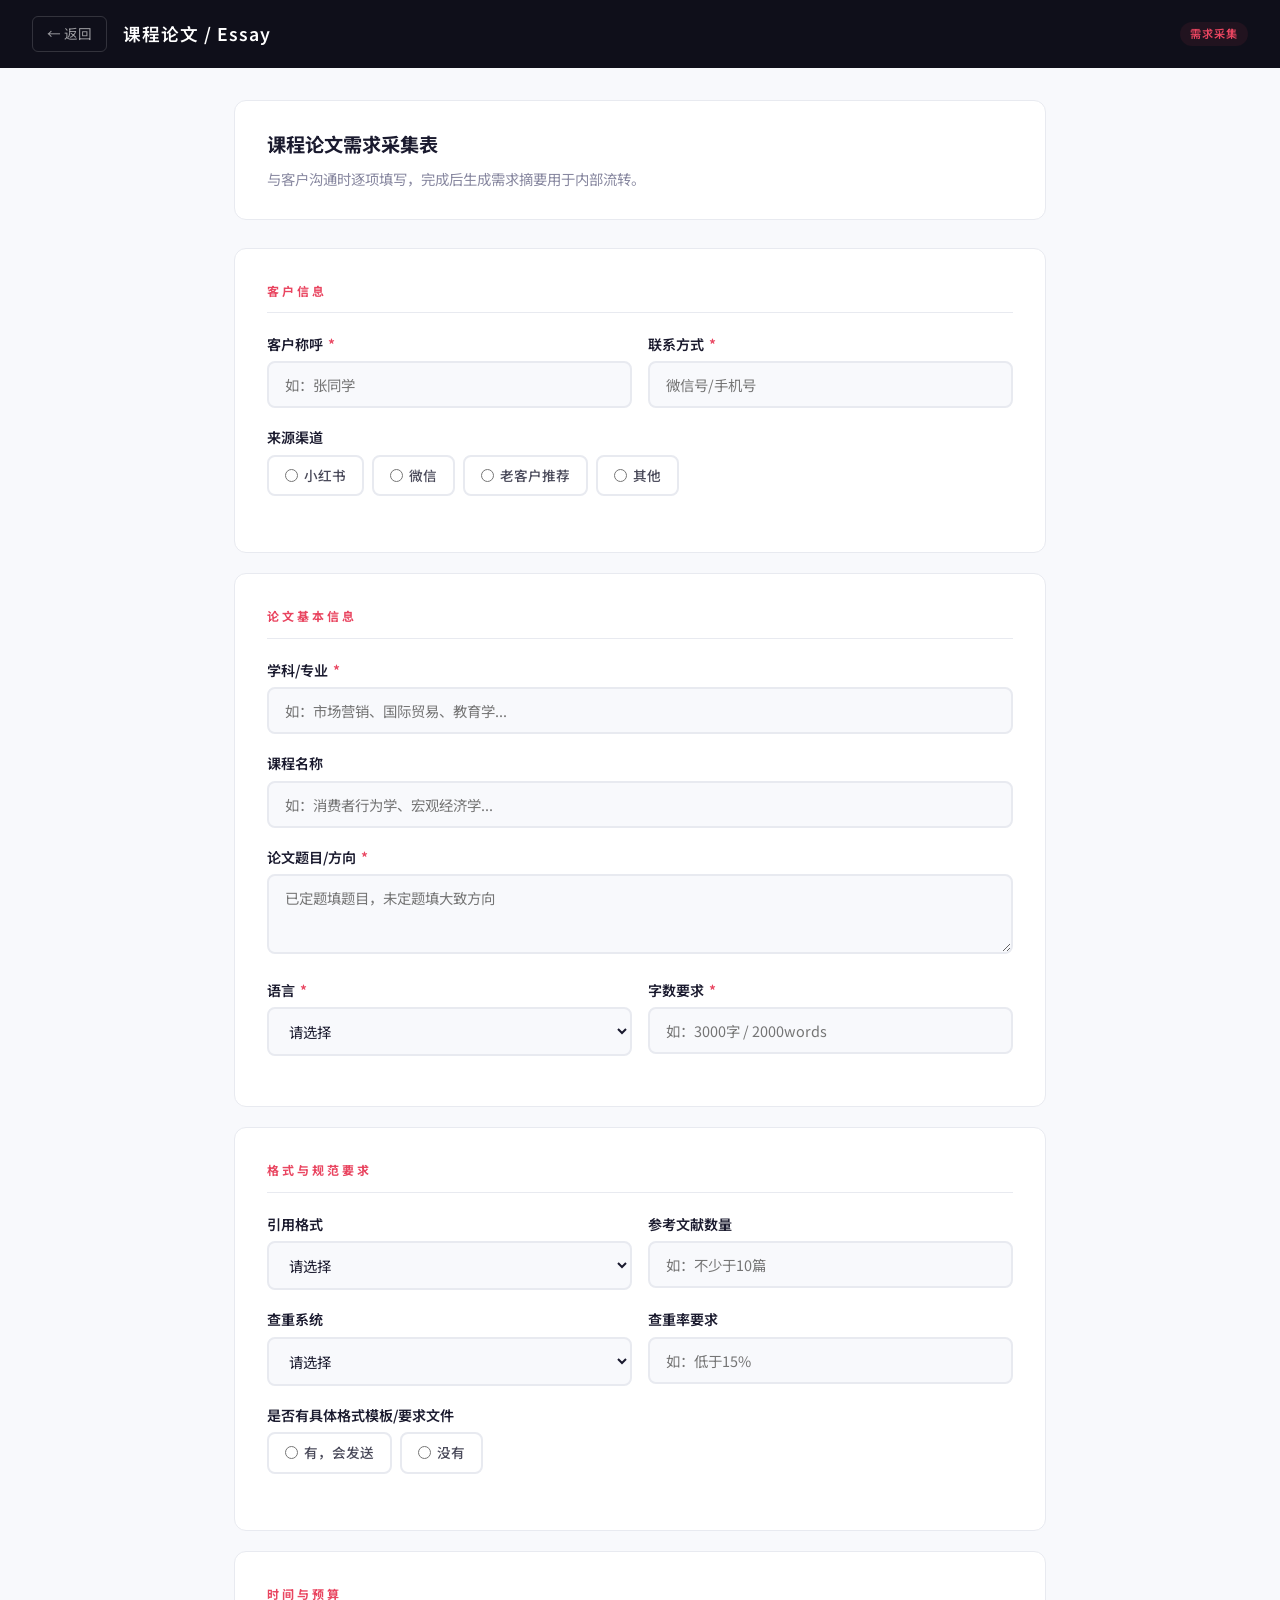
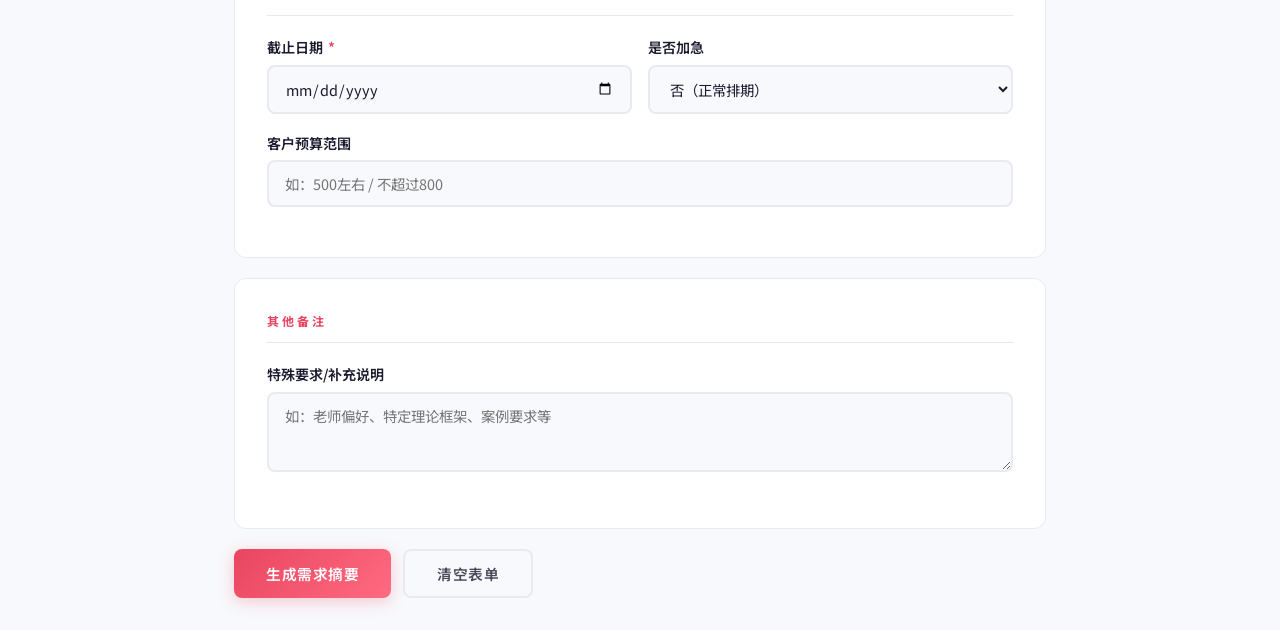
<file: skills/skill-essay.html>
<!DOCTYPE html>
<html lang="zh-CN">
<head>
    <meta charset="UTF-8">
    <meta name="viewport" content="width=device-width, initial-scale=1.0">
    <title>Skill - 课程论文需求采集</title>
    <link href="https://fonts.googleapis.com/css2?family=Noto+Sans+SC:wght@300;400;500;700&display=swap" rel="stylesheet">
    <link rel="stylesheet" href="skill-common.css">
</head>
<body>
    <div class="skill-topbar">
        <div class="skill-topbar-left">
            <a href="index.html" class="back-btn">&#8592; 返回</a>
            <h1>课程论文 / Essay</h1>
        </div>
        <span class="badge badge-intake">需求采集</span>
    </div>

    <div class="skill-container">
        <div class="skill-intro">
            <h2>课程论文需求采集表</h2>
            <p>与客户沟通时逐项填写，完成后生成需求摘要用于内部流转。</p>
        </div>

        <form id="skillForm">
            <!-- 客户信息 -->
            <div class="form-section">
                <div class="form-section-title">客户信息</div>
                <div class="form-row">
                    <div class="form-group">
                        <label>客户称呼 <span class="required">*</span></label>
                        <input type="text" id="clientName" required placeholder="如：张同学">
                    </div>
                    <div class="form-group">
                        <label>联系方式 <span class="required">*</span></label>
                        <input type="text" id="clientContact" required placeholder="微信号/手机号">
                    </div>
                </div>
                <div class="form-group">
                    <label>来源渠道</label>
                    <div class="option-group">
                        <label><input type="radio" name="source" value="小红书"><span>小红书</span></label>
                        <label><input type="radio" name="source" value="微信"><span>微信</span></label>
                        <label><input type="radio" name="source" value="老客户推荐"><span>老客户推荐</span></label>
                        <label><input type="radio" name="source" value="其他"><span>其他</span></label>
                    </div>
                </div>
            </div>

            <!-- 论文基本信息 -->
            <div class="form-section">
                <div class="form-section-title">论文基本信息</div>
                <div class="form-group">
                    <label>学科/专业 <span class="required">*</span></label>
                    <input type="text" id="subject" required placeholder="如：市场营销、国际贸易、教育学...">
                </div>
                <div class="form-group">
                    <label>课程名称</label>
                    <input type="text" id="courseName" placeholder="如：消费者行为学、宏观经济学...">
                </div>
                <div class="form-group">
                    <label>论文题目/方向 <span class="required">*</span></label>
                    <textarea id="topic" required placeholder="已定题填题目，未定题填大致方向"></textarea>
                </div>
                <div class="form-row">
                    <div class="form-group">
                        <label>语言 <span class="required">*</span></label>
                        <select id="language" required>
                            <option value="">请选择</option>
                            <option>中文</option>
                            <option>英文</option>
                            <option>中英双语</option>
                        </select>
                    </div>
                    <div class="form-group">
                        <label>字数要求 <span class="required">*</span></label>
                        <input type="text" id="wordCount" required placeholder="如：3000字 / 2000words">
                    </div>
                </div>
            </div>

            <!-- 格式与规范 -->
            <div class="form-section">
                <div class="form-section-title">格式与规范要求</div>
                <div class="form-row">
                    <div class="form-group">
                        <label>引用格式</label>
                        <select id="citationFormat">
                            <option value="">请选择</option>
                            <option>APA</option>
                            <option>MLA</option>
                            <option>Chicago</option>
                            <option>Harvard</option>
                            <option>GB/T 7714</option>
                            <option>其他(备注说明)</option>
                        </select>
                    </div>
                    <div class="form-group">
                        <label>参考文献数量</label>
                        <input type="text" id="refCount" placeholder="如：不少于10篇">
                    </div>
                </div>
                <div class="form-row">
                    <div class="form-group">
                        <label>查重系统</label>
                        <select id="plagCheck">
                            <option value="">请选择</option>
                            <option>知网</option>
                            <option>Turnitin</option>
                            <option>维普</option>
                            <option>万方</option>
                            <option>不确定</option>
                        </select>
                    </div>
                    <div class="form-group">
                        <label>查重率要求</label>
                        <input type="text" id="plagRate" placeholder="如：低于15%">
                    </div>
                </div>
                <div class="form-group">
                    <label>是否有具体格式模板/要求文件</label>
                    <div class="option-group">
                        <label><input type="radio" name="hasTemplate" value="有"><span>有，会发送</span></label>
                        <label><input type="radio" name="hasTemplate" value="无"><span>没有</span></label>
                    </div>
                </div>
            </div>

            <!-- 时间与预算 -->
            <div class="form-section">
                <div class="form-section-title">时间与预算</div>
                <div class="form-row">
                    <div class="form-group">
                        <label>截止日期 <span class="required">*</span></label>
                        <input type="date" id="deadline" required>
                    </div>
                    <div class="form-group">
                        <label>是否加急</label>
                        <select id="urgent">
                            <option value="否">否（正常排期）</option>
                            <option value="轻度加急">轻度加急（3天内）</option>
                            <option value="紧急">紧急（24-48小时）</option>
                            <option value="特急">特急（24小时内）</option>
                        </select>
                    </div>
                </div>
                <div class="form-group">
                    <label>客户预算范围</label>
                    <input type="text" id="budget" placeholder="如：500左右 / 不超过800">
                </div>
            </div>

            <!-- 其他备注 -->
            <div class="form-section">
                <div class="form-section-title">其他备注</div>
                <div class="form-group">
                    <label>特殊要求/补充说明</label>
                    <textarea id="notes" placeholder="如：老师偏好、特定理论框架、案例要求等"></textarea>
                </div>
            </div>

            <div class="btn-row">
                <button type="button" class="btn btn-primary" onclick="generateSummary()">生成需求摘要</button>
                <button type="reset" class="btn btn-secondary">清空表单</button>
            </div>
        </form>

        <div class="output-area" id="outputArea">
            <h3>需求摘要</h3>
            <div class="output-content" id="outputContent"></div>
            <button class="copy-btn" onclick="copySummary()">复制到剪贴板</button>
        </div>
    </div>

    <script>
    function getVal(id) { return document.getElementById(id)?.value?.trim() || '-'; }
    function getRadio(name) {
        const el = document.querySelector(`input[name="${name}"]:checked`);
        return el ? el.value : '-';
    }

    function generateSummary() {
        const form = document.getElementById('skillForm');
        if (!form.checkValidity()) { form.reportValidity(); return; }

        const summary = `【课程论文需求单】
============================
客户：${getVal('clientName')}
联系方式：${getVal('clientContact')}
来源：${getRadio('source')}
---
学科/专业：${getVal('subject')}
课程名称：${getVal('courseName')}
论文题目/方向：${getVal('topic')}
语言：${getVal('language')}
字数：${getVal('wordCount')}
---
引用格式：${getVal('citationFormat')}
参考文献数量：${getVal('refCount')}
查重系统：${getVal('plagCheck')}
查重率要求：${getVal('plagRate')}
格式模板：${getRadio('hasTemplate')}
---
截止日期：${getVal('deadline')}
是否加急：${getVal('urgent')}
客户预算：${getVal('budget')}
---
备注：${getVal('notes')}
============================
采集时间：${new Date().toLocaleString('zh-CN')}`;

        document.getElementById('outputContent').textContent = summary;
        document.getElementById('outputArea').classList.add('visible');
        document.getElementById('outputArea').scrollIntoView({ behavior: 'smooth' });
    }

    function copySummary() {
        const text = document.getElementById('outputContent').textContent;
        navigator.clipboard.writeText(text).then(() => {
            const btn = document.querySelector('.copy-btn');
            btn.textContent = '已复制!';
            setTimeout(() => btn.textContent = '复制到剪贴板', 2000);
        });
    }
    </script>
</body>
</html>
</file>
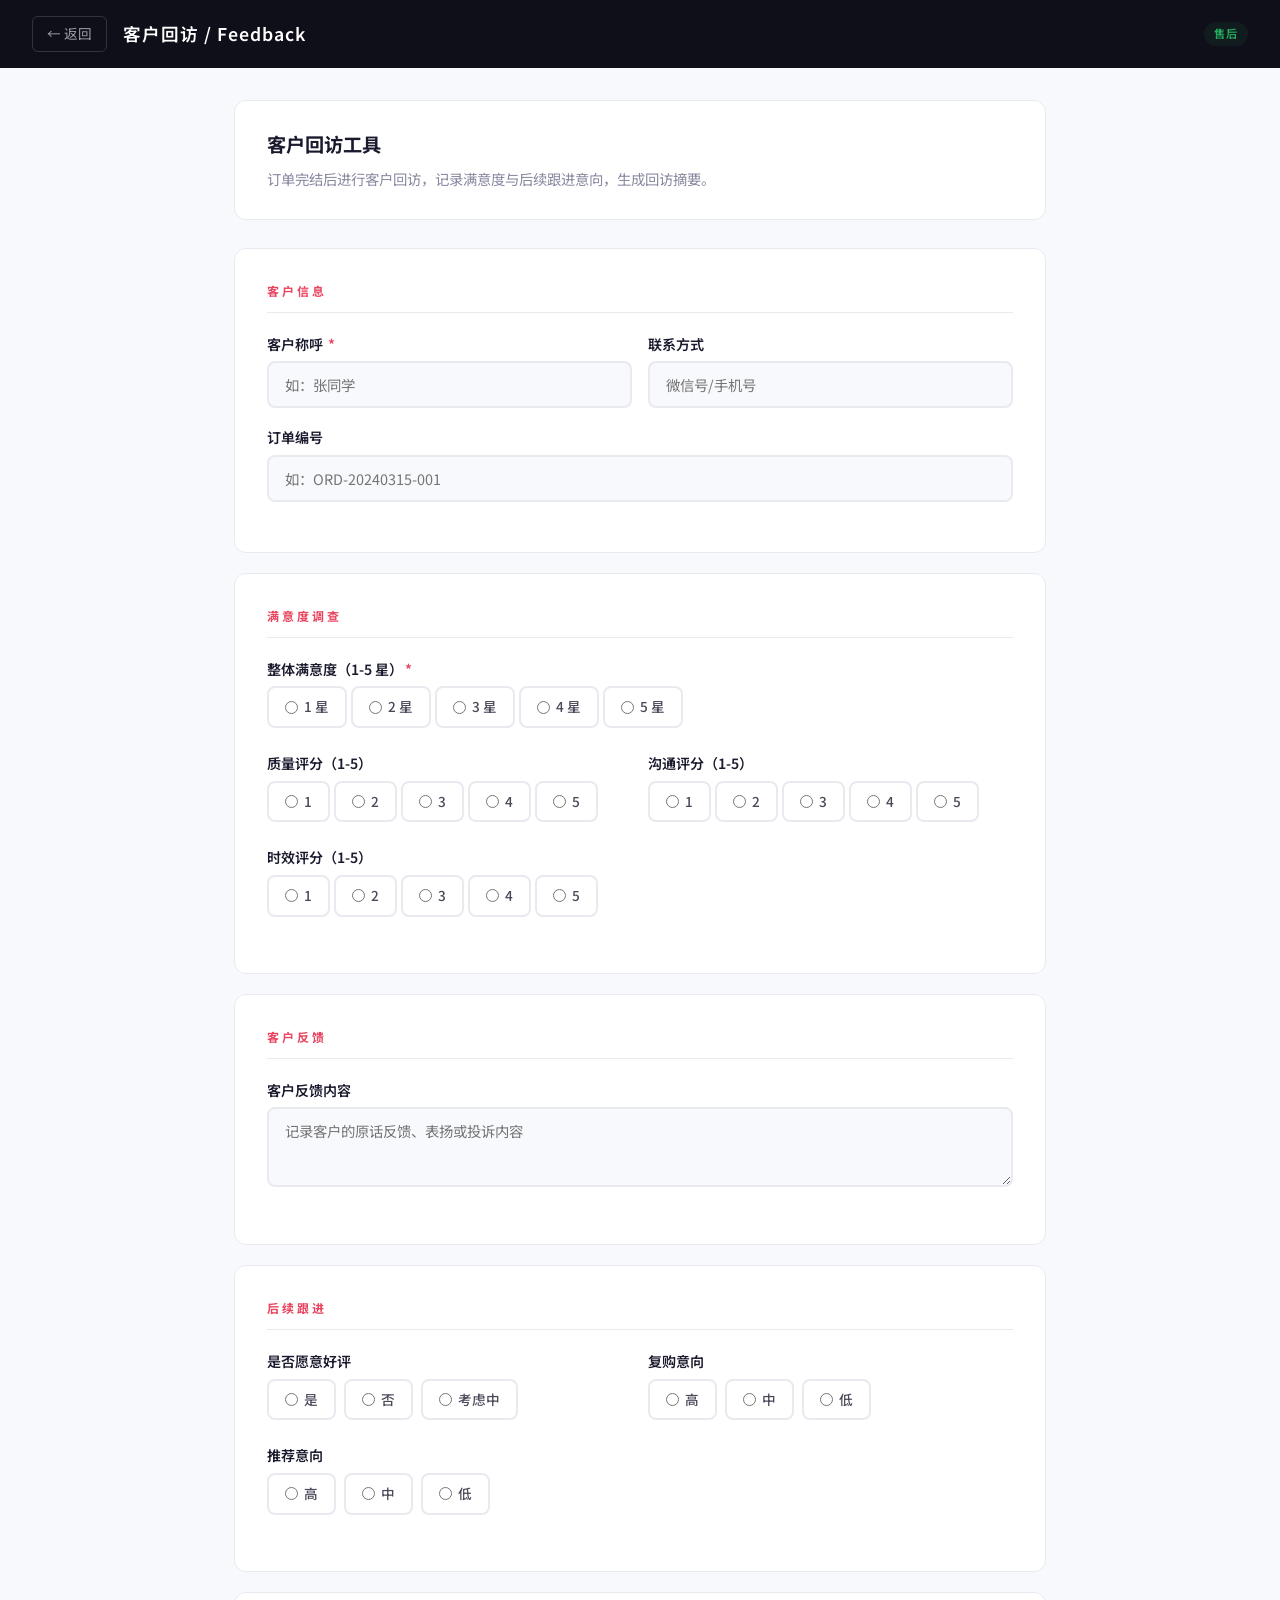
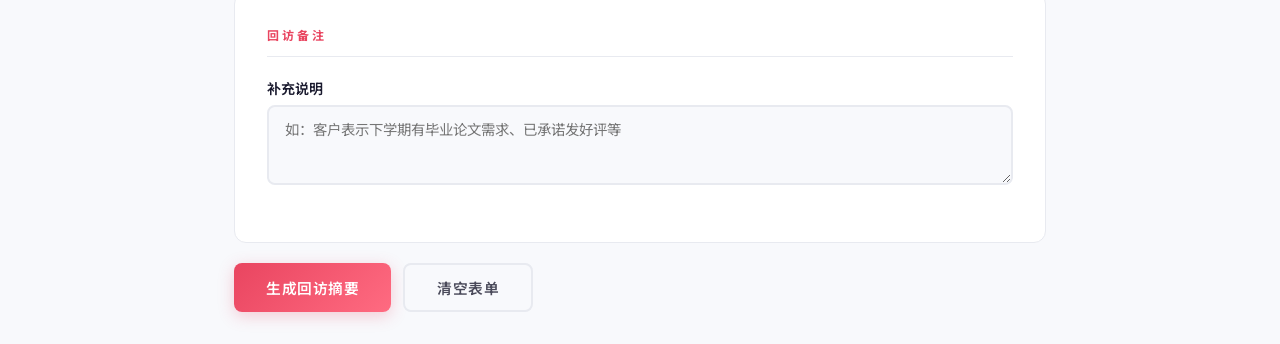
<file: skills/skill-feedback.html>
<!DOCTYPE html>
<html lang="zh-CN">
<head>
    <meta charset="UTF-8">
    <meta name="viewport" content="width=device-width, initial-scale=1.0">
    <title>Skill - 客户回访工具</title>
    <link href="https://fonts.googleapis.com/css2?family=Noto+Sans+SC:wght@300;400;500;700&display=swap" rel="stylesheet">
    <link rel="stylesheet" href="skill-common.css">
    <style>
        .star-group {
            display: flex;
            gap: 4px;
            flex-wrap: wrap;
        }
        .star-group label {
            display: inline-flex;
            align-items: center;
            gap: 6px;
            padding: 8px 16px;
            border: 2px solid var(--border);
            border-radius: 8px;
            font-size: 0.85rem;
            font-weight: 500;
            cursor: pointer;
            transition: all 0.2s;
            color: var(--text-body);
        }
        .star-group label:hover {
            border-color: var(--gold);
        }
        .star-group label:has(input:checked) {
            border-color: var(--gold);
            background: rgba(212,165,116,0.1);
            color: var(--gold);
        }
        .star-group input[type="radio"] {
            width: auto;
            margin: 0;
        }
    </style>
</head>
<body>
    <div class="skill-topbar">
        <div class="skill-topbar-left">
            <a href="index.html" class="back-btn">&#8592; 返回</a>
            <h1>客户回访 / Feedback</h1>
        </div>
        <span class="badge badge-after">售后</span>
    </div>

    <div class="skill-container">
        <div class="skill-intro">
            <h2>客户回访工具</h2>
            <p>订单完结后进行客户回访，记录满意度与后续跟进意向，生成回访摘要。</p>
        </div>

        <form id="skillForm">
            <!-- 客户信息 -->
            <div class="form-section">
                <div class="form-section-title">客户信息</div>
                <div class="form-row">
                    <div class="form-group">
                        <label>客户称呼 <span class="required">*</span></label>
                        <input type="text" id="clientName" required placeholder="如：张同学">
                    </div>
                    <div class="form-group">
                        <label>联系方式</label>
                        <input type="text" id="clientContact" placeholder="微信号/手机号">
                    </div>
                </div>
                <div class="form-group">
                    <label>订单编号</label>
                    <input type="text" id="orderId" placeholder="如：ORD-20240315-001">
                </div>
            </div>

            <!-- 满意度调查 -->
            <div class="form-section">
                <div class="form-section-title">满意度调查</div>
                <div class="form-group">
                    <label>整体满意度（1-5 星）<span class="required">*</span></label>
                    <div class="star-group">
                        <label><input type="radio" name="overallScore" value="1" required><span>1 星</span></label>
                        <label><input type="radio" name="overallScore" value="2"><span>2 星</span></label>
                        <label><input type="radio" name="overallScore" value="3"><span>3 星</span></label>
                        <label><input type="radio" name="overallScore" value="4"><span>4 星</span></label>
                        <label><input type="radio" name="overallScore" value="5"><span>5 星</span></label>
                    </div>
                </div>
                <div class="form-row">
                    <div class="form-group">
                        <label>质量评分（1-5）</label>
                        <div class="star-group">
                            <label><input type="radio" name="qualityScore" value="1"><span>1</span></label>
                            <label><input type="radio" name="qualityScore" value="2"><span>2</span></label>
                            <label><input type="radio" name="qualityScore" value="3"><span>3</span></label>
                            <label><input type="radio" name="qualityScore" value="4"><span>4</span></label>
                            <label><input type="radio" name="qualityScore" value="5"><span>5</span></label>
                        </div>
                    </div>
                    <div class="form-group">
                        <label>沟通评分（1-5）</label>
                        <div class="star-group">
                            <label><input type="radio" name="commScore" value="1"><span>1</span></label>
                            <label><input type="radio" name="commScore" value="2"><span>2</span></label>
                            <label><input type="radio" name="commScore" value="3"><span>3</span></label>
                            <label><input type="radio" name="commScore" value="4"><span>4</span></label>
                            <label><input type="radio" name="commScore" value="5"><span>5</span></label>
                        </div>
                    </div>
                </div>
                <div class="form-group">
                    <label>时效评分（1-5）</label>
                    <div class="star-group">
                        <label><input type="radio" name="timeScore" value="1"><span>1</span></label>
                        <label><input type="radio" name="timeScore" value="2"><span>2</span></label>
                        <label><input type="radio" name="timeScore" value="3"><span>3</span></label>
                        <label><input type="radio" name="timeScore" value="4"><span>4</span></label>
                        <label><input type="radio" name="timeScore" value="5"><span>5</span></label>
                    </div>
                </div>
            </div>

            <!-- 客户反馈 -->
            <div class="form-section">
                <div class="form-section-title">客户反馈</div>
                <div class="form-group">
                    <label>客户反馈内容</label>
                    <textarea id="feedback" placeholder="记录客户的原话反馈、表扬或投诉内容"></textarea>
                </div>
            </div>

            <!-- 后续跟进 -->
            <div class="form-section">
                <div class="form-section-title">后续跟进</div>
                <div class="form-row">
                    <div class="form-group">
                        <label>是否愿意好评</label>
                        <div class="option-group">
                            <label><input type="radio" name="willReview" value="是"><span>是</span></label>
                            <label><input type="radio" name="willReview" value="否"><span>否</span></label>
                            <label><input type="radio" name="willReview" value="考虑中"><span>考虑中</span></label>
                        </div>
                    </div>
                    <div class="form-group">
                        <label>复购意向</label>
                        <div class="option-group">
                            <label><input type="radio" name="repurchase" value="高"><span>高</span></label>
                            <label><input type="radio" name="repurchase" value="中"><span>中</span></label>
                            <label><input type="radio" name="repurchase" value="低"><span>低</span></label>
                        </div>
                    </div>
                </div>
                <div class="form-group">
                    <label>推荐意向</label>
                    <div class="option-group">
                        <label><input type="radio" name="referral" value="高"><span>高</span></label>
                        <label><input type="radio" name="referral" value="中"><span>中</span></label>
                        <label><input type="radio" name="referral" value="低"><span>低</span></label>
                    </div>
                </div>
            </div>

            <!-- 回访备注 -->
            <div class="form-section">
                <div class="form-section-title">回访备注</div>
                <div class="form-group">
                    <label>补充说明</label>
                    <textarea id="notes" placeholder="如：客户表示下学期有毕业论文需求、已承诺发好评等"></textarea>
                </div>
            </div>

            <div class="btn-row">
                <button type="button" class="btn btn-primary" onclick="generateSummary()">生成回访摘要</button>
                <button type="reset" class="btn btn-secondary">清空表单</button>
            </div>
        </form>

        <div class="output-area" id="outputArea">
            <h3>回访摘要</h3>
            <div class="output-content" id="outputContent"></div>
            <button class="copy-btn" onclick="copySummary()">复制到剪贴板</button>
        </div>
    </div>

    <script>
    function getVal(id) { return document.getElementById(id)?.value?.trim() || '-'; }
    function getRadio(name) {
        const el = document.querySelector(`input[name="${name}"]:checked`);
        return el ? el.value : '-';
    }
    function getChecked(name) {
        const els = document.querySelectorAll(`input[name="${name}"]:checked`);
        return els.length ? Array.from(els).map(e => e.value).join('、') : '-';
    }

    function generateSummary() {
        const form = document.getElementById('skillForm');
        if (!form.checkValidity()) { form.reportValidity(); return; }

        const overall = getRadio('overallScore');
        const stars = overall !== '-' ? overall + ' 星' : '-';

        const summary = `【客户回访摘要】
============================
客户称呼：${getVal('clientName')}
联系方式：${getVal('clientContact')}
订单编号：${getVal('orderId')}
---
整体满意度：${stars}
质量评分：${getRadio('qualityScore')} 分
沟通评分：${getRadio('commScore')} 分
时效评分：${getRadio('timeScore')} 分
---
客户反馈：${getVal('feedback')}
---
愿意好评：${getRadio('willReview')}
复购意向：${getRadio('repurchase')}
推荐意向：${getRadio('referral')}
---
回访备注：${getVal('notes')}
============================
回访时间：${new Date().toLocaleString('zh-CN')}`;

        document.getElementById('outputContent').textContent = summary;
        document.getElementById('outputArea').classList.add('visible');
        document.getElementById('outputArea').scrollIntoView({ behavior: 'smooth' });
    }

    function copySummary() {
        const text = document.getElementById('outputContent').textContent;
        navigator.clipboard.writeText(text).then(() => {
            const btn = document.querySelector('.copy-btn');
            btn.textContent = '已复制!';
            setTimeout(() => btn.textContent = '复制到剪贴板', 2000);
        });
    }
    </script>
</body>
</html>
</file>
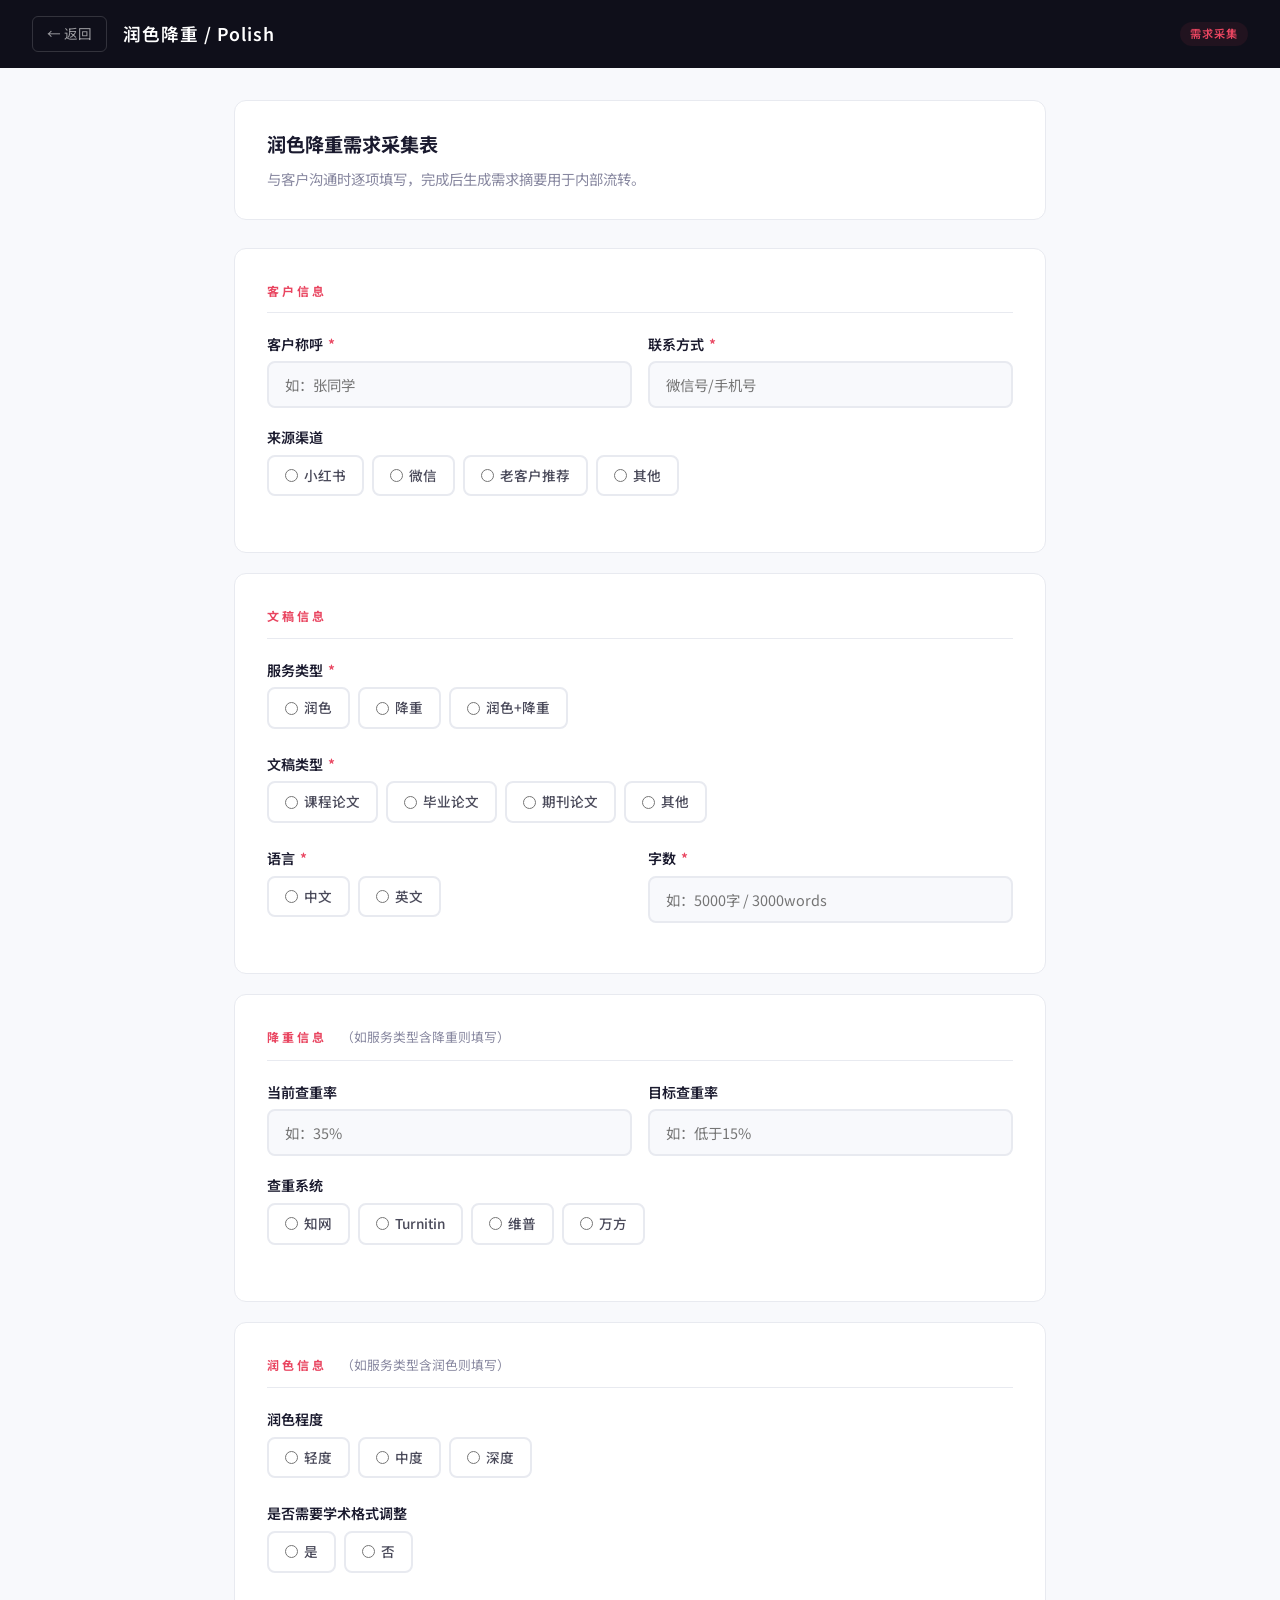
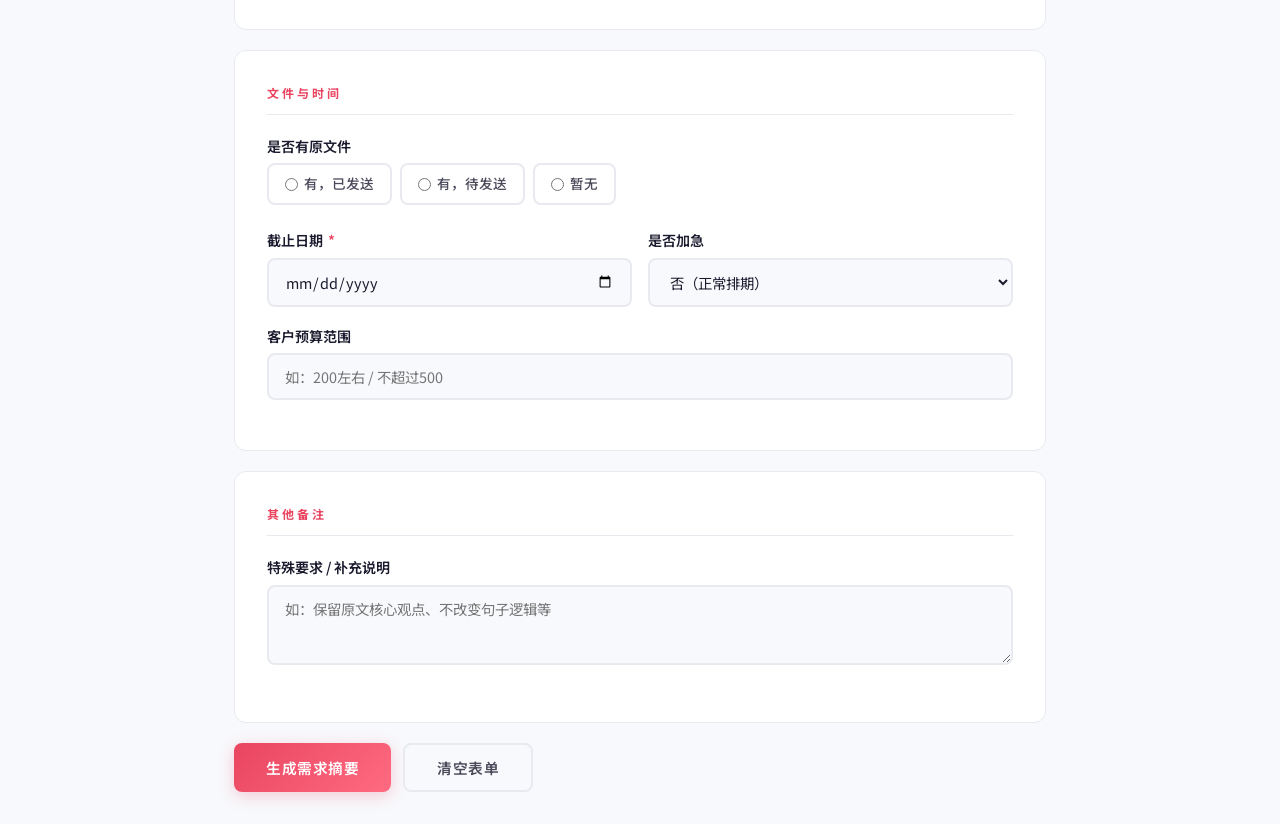
<file: skills/skill-polish.html>
<!DOCTYPE html>
<html lang="zh-CN">
<head>
    <meta charset="UTF-8">
    <meta name="viewport" content="width=device-width, initial-scale=1.0">
    <title>Skill - 润色降重需求采集</title>
    <link href="https://fonts.googleapis.com/css2?family=Noto+Sans+SC:wght@300;400;500;700&display=swap" rel="stylesheet">
    <link rel="stylesheet" href="skill-common.css">
</head>
<body>
    <div class="skill-topbar">
        <div class="skill-topbar-left">
            <a href="index.html" class="back-btn">&#8592; 返回</a>
            <h1>润色降重 / Polish</h1>
        </div>
        <span class="badge badge-intake">需求采集</span>
    </div>

    <div class="skill-container">
        <div class="skill-intro">
            <h2>润色降重需求采集表</h2>
            <p>与客户沟通时逐项填写，完成后生成需求摘要用于内部流转。</p>
        </div>

        <form id="skillForm">
            <!-- 客户信息 -->
            <div class="form-section">
                <div class="form-section-title">客户信息</div>
                <div class="form-row">
                    <div class="form-group">
                        <label>客户称呼 <span class="required">*</span></label>
                        <input type="text" id="clientName" required placeholder="如：张同学">
                    </div>
                    <div class="form-group">
                        <label>联系方式 <span class="required">*</span></label>
                        <input type="text" id="clientContact" required placeholder="微信号/手机号">
                    </div>
                </div>
                <div class="form-group">
                    <label>来源渠道</label>
                    <div class="option-group">
                        <label><input type="radio" name="source" value="小红书"><span>小红书</span></label>
                        <label><input type="radio" name="source" value="微信"><span>微信</span></label>
                        <label><input type="radio" name="source" value="老客户推荐"><span>老客户推荐</span></label>
                        <label><input type="radio" name="source" value="其他"><span>其他</span></label>
                    </div>
                </div>
            </div>

            <!-- 文稿信息 -->
            <div class="form-section">
                <div class="form-section-title">文稿信息</div>
                <div class="form-group">
                    <label>服务类型 <span class="required">*</span></label>
                    <div class="option-group">
                        <label><input type="radio" name="serviceType" value="润色" required><span>润色</span></label>
                        <label><input type="radio" name="serviceType" value="降重"><span>降重</span></label>
                        <label><input type="radio" name="serviceType" value="润色+降重"><span>润色+降重</span></label>
                    </div>
                </div>
                <div class="form-group">
                    <label>文稿类型 <span class="required">*</span></label>
                    <div class="option-group">
                        <label><input type="radio" name="docType" value="课程论文"><span>课程论文</span></label>
                        <label><input type="radio" name="docType" value="毕业论文"><span>毕业论文</span></label>
                        <label><input type="radio" name="docType" value="期刊论文"><span>期刊论文</span></label>
                        <label><input type="radio" name="docType" value="其他"><span>其他</span></label>
                    </div>
                </div>
                <div class="form-row">
                    <div class="form-group">
                        <label>语言 <span class="required">*</span></label>
                        <div class="option-group">
                            <label><input type="radio" name="language" value="中文"><span>中文</span></label>
                            <label><input type="radio" name="language" value="英文"><span>英文</span></label>
                        </div>
                    </div>
                    <div class="form-group">
                        <label>字数 <span class="required">*</span></label>
                        <input type="text" id="wordCount" required placeholder="如：5000字 / 3000words">
                    </div>
                </div>
            </div>

            <!-- 降重信息 -->
            <div class="form-section">
                <div class="form-section-title">降重信息 <span style="font-weight:400;color:var(--text-light);font-size:0.8rem;margin-left:8px;text-transform:none;letter-spacing:0">（如服务类型含降重则填写）</span></div>
                <div class="form-row">
                    <div class="form-group">
                        <label>当前查重率</label>
                        <input type="text" id="currentRate" placeholder="如：35%">
                    </div>
                    <div class="form-group">
                        <label>目标查重率</label>
                        <input type="text" id="targetRate" placeholder="如：低于15%">
                    </div>
                </div>
                <div class="form-group">
                    <label>查重系统</label>
                    <div class="option-group">
                        <label><input type="radio" name="plagSystem" value="知网"><span>知网</span></label>
                        <label><input type="radio" name="plagSystem" value="Turnitin"><span>Turnitin</span></label>
                        <label><input type="radio" name="plagSystem" value="维普"><span>维普</span></label>
                        <label><input type="radio" name="plagSystem" value="万方"><span>万方</span></label>
                    </div>
                </div>
            </div>

            <!-- 润色信息 -->
            <div class="form-section">
                <div class="form-section-title">润色信息 <span style="font-weight:400;color:var(--text-light);font-size:0.8rem;margin-left:8px;text-transform:none;letter-spacing:0">（如服务类型含润色则填写）</span></div>
                <div class="form-group">
                    <label>润色程度</label>
                    <div class="option-group">
                        <label><input type="radio" name="polishLevel" value="轻度"><span>轻度</span></label>
                        <label><input type="radio" name="polishLevel" value="中度"><span>中度</span></label>
                        <label><input type="radio" name="polishLevel" value="深度"><span>深度</span></label>
                    </div>
                </div>
                <div class="form-group">
                    <label>是否需要学术格式调整</label>
                    <div class="option-group">
                        <label><input type="radio" name="formatAdjust" value="是"><span>是</span></label>
                        <label><input type="radio" name="formatAdjust" value="否"><span>否</span></label>
                    </div>
                </div>
            </div>

            <!-- 文件与时间 -->
            <div class="form-section">
                <div class="form-section-title">文件与时间</div>
                <div class="form-group">
                    <label>是否有原文件</label>
                    <div class="option-group">
                        <label><input type="radio" name="hasFile" value="有，已发送"><span>有，已发送</span></label>
                        <label><input type="radio" name="hasFile" value="有，待发送"><span>有，待发送</span></label>
                        <label><input type="radio" name="hasFile" value="暂无"><span>暂无</span></label>
                    </div>
                </div>
                <div class="form-row">
                    <div class="form-group">
                        <label>截止日期 <span class="required">*</span></label>
                        <input type="date" id="deadline" required>
                    </div>
                    <div class="form-group">
                        <label>是否加急</label>
                        <select id="urgent">
                            <option value="否">否（正常排期）</option>
                            <option value="轻度加急">轻度加急（3天内）</option>
                            <option value="紧急">紧急（24-48小时）</option>
                            <option value="特急">特急（24小时内）</option>
                        </select>
                    </div>
                </div>
                <div class="form-group">
                    <label>客户预算范围</label>
                    <input type="text" id="budget" placeholder="如：200左右 / 不超过500">
                </div>
            </div>

            <!-- 备注 -->
            <div class="form-section">
                <div class="form-section-title">其他备注</div>
                <div class="form-group">
                    <label>特殊要求 / 补充说明</label>
                    <textarea id="notes" placeholder="如：保留原文核心观点、不改变句子逻辑等"></textarea>
                </div>
            </div>

            <div class="btn-row">
                <button type="button" class="btn btn-primary" onclick="generateSummary()">生成需求摘要</button>
                <button type="reset" class="btn btn-secondary">清空表单</button>
            </div>
        </form>

        <div class="output-area" id="outputArea">
            <h3>需求摘要</h3>
            <div class="output-content" id="outputContent"></div>
            <button class="copy-btn" onclick="copySummary()">复制到剪贴板</button>
        </div>
    </div>

    <script>
    function getVal(id) { return document.getElementById(id)?.value?.trim() || '-'; }
    function getRadio(name) {
        const el = document.querySelector(`input[name="${name}"]:checked`);
        return el ? el.value : '-';
    }
    function getChecked(name) {
        const els = document.querySelectorAll(`input[name="${name}"]:checked`);
        return els.length ? Array.from(els).map(e => e.value).join('、') : '-';
    }

    function generateSummary() {
        const form = document.getElementById('skillForm');
        if (!form.checkValidity()) { form.reportValidity(); return; }

        const summary = `【润色降重需求单】
============================
客户：${getVal('clientName')}
联系方式：${getVal('clientContact')}
来源：${getRadio('source')}
---
服务类型：${getRadio('serviceType')}
文稿类型：${getRadio('docType')}
语言：${getRadio('language')}
字数：${getVal('wordCount')}
---
当前查重率：${getVal('currentRate')}
目标查重率：${getVal('targetRate')}
查重系统：${getRadio('plagSystem')}
---
润色程度：${getRadio('polishLevel')}
学术格式调整：${getRadio('formatAdjust')}
---
原文件：${getRadio('hasFile')}
截止日期：${getVal('deadline')}
是否加急：${getVal('urgent')}
客户预算：${getVal('budget')}
---
备注：${getVal('notes')}
============================
采集时间：${new Date().toLocaleString('zh-CN')}`;

        document.getElementById('outputContent').textContent = summary;
        document.getElementById('outputArea').classList.add('visible');
        document.getElementById('outputArea').scrollIntoView({ behavior: 'smooth' });
    }

    function copySummary() {
        const text = document.getElementById('outputContent').textContent;
        navigator.clipboard.writeText(text).then(() => {
            const btn = document.querySelector('.copy-btn');
            btn.textContent = '已复制!';
            setTimeout(() => btn.textContent = '复制到剪贴板', 2000);
        });
    }
    </script>
</body>
</html>
</file>
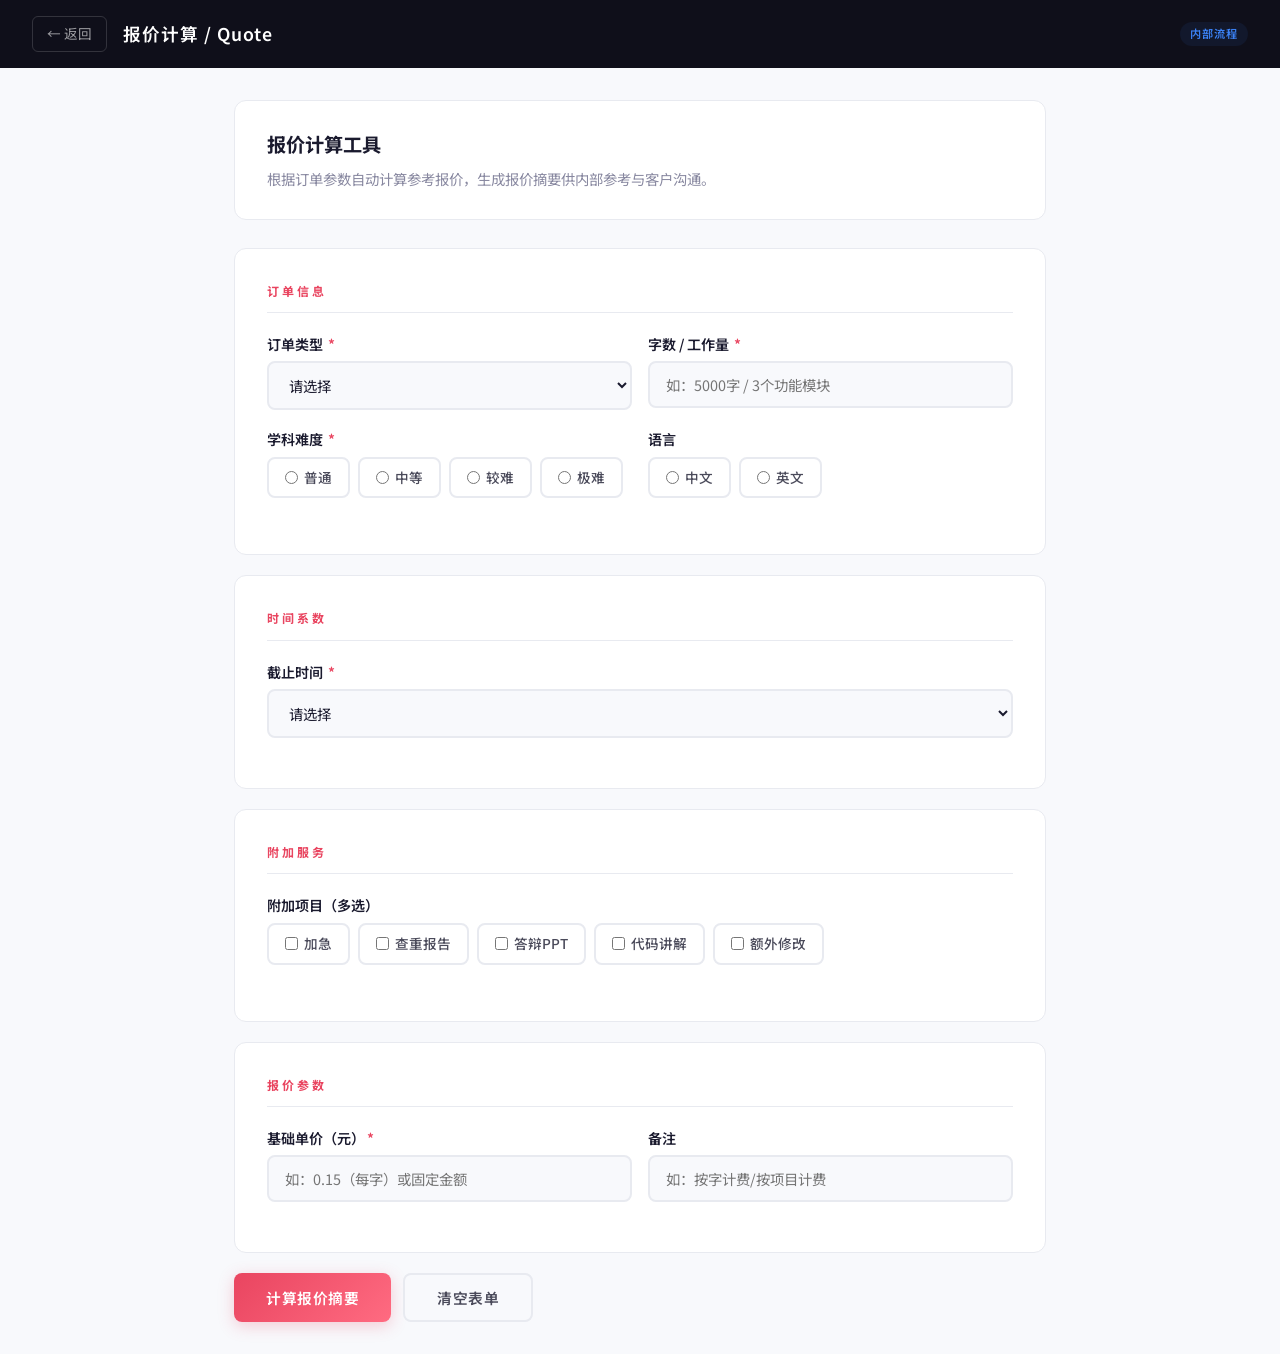
<file: skills/skill-quote.html>
<!DOCTYPE html>
<html lang="zh-CN">
<head>
    <meta charset="UTF-8">
    <meta name="viewport" content="width=device-width, initial-scale=1.0">
    <title>Skill - 报价计算工具</title>
    <link href="https://fonts.googleapis.com/css2?family=Noto+Sans+SC:wght@300;400;500;700&display=swap" rel="stylesheet">
    <link rel="stylesheet" href="skill-common.css">
</head>
<body>
    <div class="skill-topbar">
        <div class="skill-topbar-left">
            <a href="index.html" class="back-btn">&#8592; 返回</a>
            <h1>报价计算 / Quote</h1>
        </div>
        <span class="badge badge-internal">内部流程</span>
    </div>

    <div class="skill-container">
        <div class="skill-intro">
            <h2>报价计算工具</h2>
            <p>根据订单参数自动计算参考报价，生成报价摘要供内部参考与客户沟通。</p>
        </div>

        <form id="skillForm">
            <!-- 订单信息 -->
            <div class="form-section">
                <div class="form-section-title">订单信息</div>
                <div class="form-row">
                    <div class="form-group">
                        <label>订单类型 <span class="required">*</span></label>
                        <select id="orderType" required>
                            <option value="">请选择</option>
                            <option>课程论文</option>
                            <option>毕业论文</option>
                            <option>数据分析</option>
                            <option>留学文书</option>
                            <option>编程代做</option>
                            <option>润色降重</option>
                        </select>
                    </div>
                    <div class="form-group">
                        <label>字数 / 工作量 <span class="required">*</span></label>
                        <input type="text" id="workload" required placeholder="如：5000字 / 3个功能模块">
                    </div>
                </div>
                <div class="form-row">
                    <div class="form-group">
                        <label>学科难度 <span class="required">*</span></label>
                        <div class="option-group">
                            <label><input type="radio" name="difficulty" value="普通" required><span>普通</span></label>
                            <label><input type="radio" name="difficulty" value="中等"><span>中等</span></label>
                            <label><input type="radio" name="difficulty" value="较难"><span>较难</span></label>
                            <label><input type="radio" name="difficulty" value="极难"><span>极难</span></label>
                        </div>
                    </div>
                    <div class="form-group">
                        <label>语言</label>
                        <div class="option-group">
                            <label><input type="radio" name="language" value="中文"><span>中文</span></label>
                            <label><input type="radio" name="language" value="英文"><span>英文</span></label>
                        </div>
                    </div>
                </div>
            </div>

            <!-- 时间系数 -->
            <div class="form-section">
                <div class="form-section-title">时间系数</div>
                <div class="form-group">
                    <label>截止时间 <span class="required">*</span></label>
                    <select id="deadline" required>
                        <option value="">请选择</option>
                        <option value="7天以上">7天以上（标准价）</option>
                        <option value="3-7天">3-7天（+20%）</option>
                        <option value="1-3天">1-3天（+50%）</option>
                        <option value="24小时内">24小时内（+100%）</option>
                    </select>
                </div>
            </div>

            <!-- 附加服务 -->
            <div class="form-section">
                <div class="form-section-title">附加服务</div>
                <div class="form-group">
                    <label>附加项目（多选）</label>
                    <div class="option-group">
                        <label><input type="checkbox" name="extra" value="加急"><span>加急</span></label>
                        <label><input type="checkbox" name="extra" value="查重报告"><span>查重报告</span></label>
                        <label><input type="checkbox" name="extra" value="答辩PPT"><span>答辩PPT</span></label>
                        <label><input type="checkbox" name="extra" value="代码讲解"><span>代码讲解</span></label>
                        <label><input type="checkbox" name="extra" value="额外修改"><span>额外修改</span></label>
                    </div>
                </div>
            </div>

            <!-- 报价参数 -->
            <div class="form-section">
                <div class="form-section-title">报价参数</div>
                <div class="form-row">
                    <div class="form-group">
                        <label>基础单价（元）<span class="required">*</span></label>
                        <input type="number" id="basePrice" required placeholder="如：0.15（每字）或固定金额">
                    </div>
                    <div class="form-group">
                        <label>备注</label>
                        <input type="text" id="priceNote" placeholder="如：按字计费/按项目计费">
                    </div>
                </div>
            </div>

            <div class="btn-row">
                <button type="button" class="btn btn-primary" onclick="generateSummary()">计算报价摘要</button>
                <button type="reset" class="btn btn-secondary">清空表单</button>
            </div>
        </form>

        <div class="output-area" id="outputArea">
            <h3>报价摘要</h3>
            <div class="output-content" id="outputContent"></div>
            <button class="copy-btn" onclick="copySummary()">复制到剪贴板</button>
        </div>
    </div>

    <script>
    function getVal(id) { return document.getElementById(id)?.value?.trim() || '-'; }
    function getRadio(name) {
        const el = document.querySelector(`input[name="${name}"]:checked`);
        return el ? el.value : '-';
    }
    function getChecked(name) {
        const els = document.querySelectorAll(`input[name="${name}"]:checked`);
        return els.length ? Array.from(els).map(e => e.value).join('、') : '无';
    }

    function getDifficultyCoeff() {
        const d = getRadio('difficulty');
        if (d === '中等') return 1.2;
        if (d === '较难') return 1.5;
        if (d === '极难') return 2.0;
        return 1.0;
    }

    function getTimeCoeff() {
        const t = getVal('deadline');
        if (t === '3-7天') return 1.2;
        if (t === '1-3天') return 1.5;
        if (t === '24小时内') return 2.0;
        return 1.0;
    }

    function getLangCoeff() {
        return getRadio('language') === '英文' ? 1.3 : 1.0;
    }

    function generateSummary() {
        const form = document.getElementById('skillForm');
        if (!form.checkValidity()) { form.reportValidity(); return; }

        const base = parseFloat(getVal('basePrice')) || 0;
        const diffCoeff = getDifficultyCoeff();
        const timeCoeff = getTimeCoeff();
        const langCoeff = getLangCoeff();
        const total = (base * diffCoeff * timeCoeff * langCoeff).toFixed(2);

        const summary = `【报价计算摘要】
============================
订单类型：${getVal('orderType')}
字数/工作量：${getVal('workload')}
学科难度：${getRadio('difficulty')}
语言：${getRadio('language')}
截止时间：${getVal('deadline')}
附加服务：${getChecked('extra')}
---
基础单价：${base} 元
难度系数：x${diffCoeff}
时间系数：x${timeCoeff}
语言系数：x${langCoeff}
---
参考报价：${total} 元
备注：${getVal('priceNote')}
============================
计算时间：${new Date().toLocaleString('zh-CN')}`;

        document.getElementById('outputContent').textContent = summary;
        document.getElementById('outputArea').classList.add('visible');
        document.getElementById('outputArea').scrollIntoView({ behavior: 'smooth' });
    }

    function copySummary() {
        const text = document.getElementById('outputContent').textContent;
        navigator.clipboard.writeText(text).then(() => {
            const btn = document.querySelector('.copy-btn');
            btn.textContent = '已复制!';
            setTimeout(() => btn.textContent = '复制到剪贴板', 2000);
        });
    }
    </script>
</body>
</html>
</file>
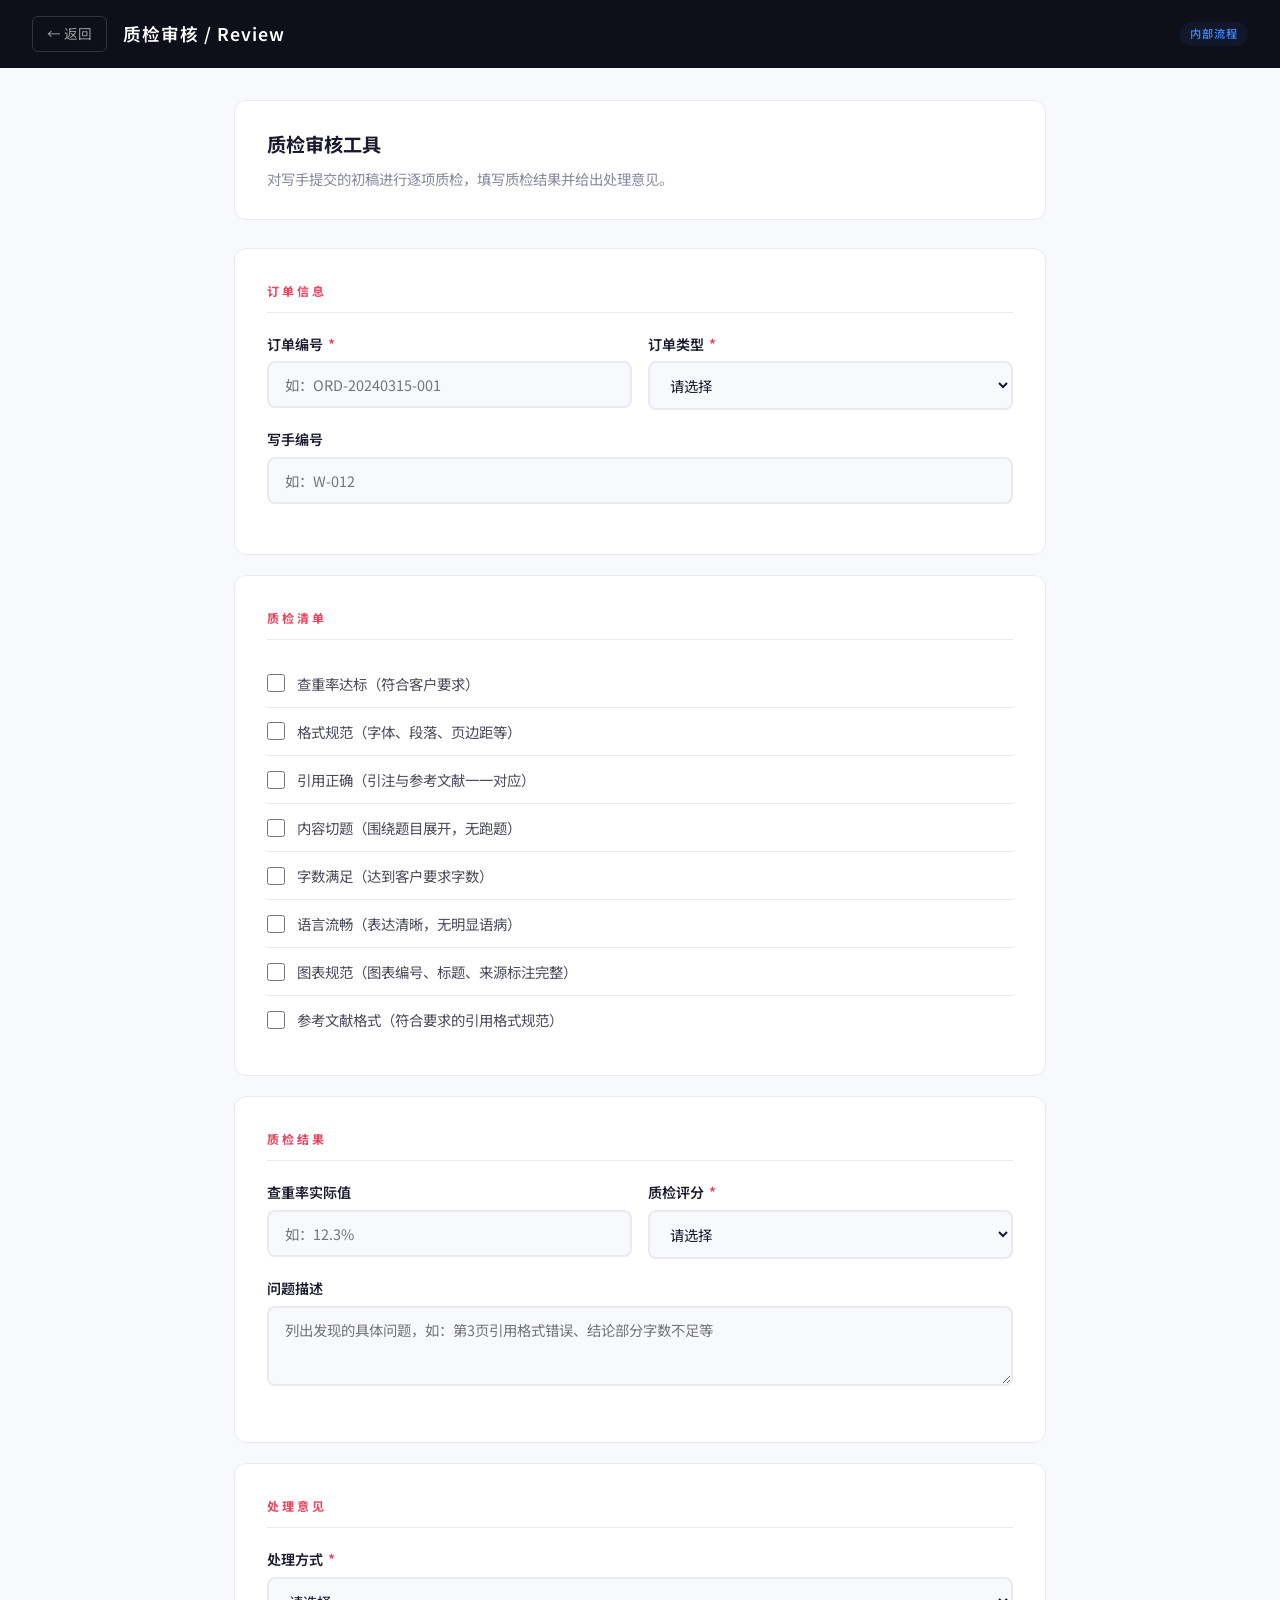
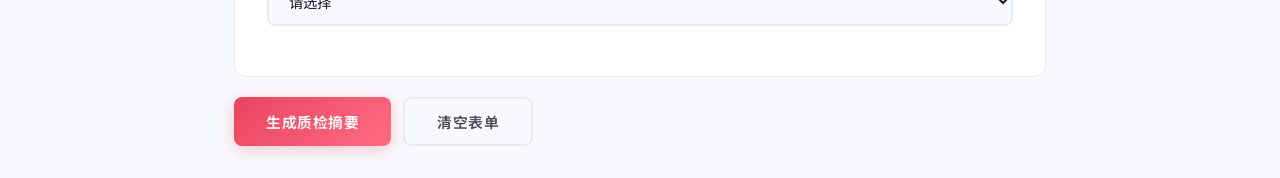
<file: skills/skill-review.html>
<!DOCTYPE html>
<html lang="zh-CN">
<head>
    <meta charset="UTF-8">
    <meta name="viewport" content="width=device-width, initial-scale=1.0">
    <title>Skill - 质检审核工具</title>
    <link href="https://fonts.googleapis.com/css2?family=Noto+Sans+SC:wght@300;400;500;700&display=swap" rel="stylesheet">
    <link rel="stylesheet" href="skill-common.css">
</head>
<body>
    <div class="skill-topbar">
        <div class="skill-topbar-left">
            <a href="index.html" class="back-btn">&#8592; 返回</a>
            <h1>质检审核 / Review</h1>
        </div>
        <span class="badge badge-internal">内部流程</span>
    </div>

    <div class="skill-container">
        <div class="skill-intro">
            <h2>质检审核工具</h2>
            <p>对写手提交的初稿进行逐项质检，填写质检结果并给出处理意见。</p>
        </div>

        <form id="skillForm">
            <!-- 订单信息 -->
            <div class="form-section">
                <div class="form-section-title">订单信息</div>
                <div class="form-row">
                    <div class="form-group">
                        <label>订单编号 <span class="required">*</span></label>
                        <input type="text" id="orderId" required placeholder="如：ORD-20240315-001">
                    </div>
                    <div class="form-group">
                        <label>订单类型 <span class="required">*</span></label>
                        <select id="orderType" required>
                            <option value="">请选择</option>
                            <option>课程论文</option>
                            <option>毕业论文</option>
                            <option>数据分析</option>
                            <option>留学文书</option>
                            <option>编程代做</option>
                            <option>润色降重</option>
                        </select>
                    </div>
                </div>
                <div class="form-group">
                    <label>写手编号</label>
                    <input type="text" id="writerId" placeholder="如：W-012">
                </div>
            </div>

            <!-- 质检清单 -->
            <div class="form-section">
                <div class="form-section-title">质检清单</div>
                <ul class="checklist">
                    <li>
                        <input type="checkbox" id="chk1">
                        <label for="chk1">查重率达标（符合客户要求）</label>
                    </li>
                    <li>
                        <input type="checkbox" id="chk2">
                        <label for="chk2">格式规范（字体、段落、页边距等）</label>
                    </li>
                    <li>
                        <input type="checkbox" id="chk3">
                        <label for="chk3">引用正确（引注与参考文献一一对应）</label>
                    </li>
                    <li>
                        <input type="checkbox" id="chk4">
                        <label for="chk4">内容切题（围绕题目展开，无跑题）</label>
                    </li>
                    <li>
                        <input type="checkbox" id="chk5">
                        <label for="chk5">字数满足（达到客户要求字数）</label>
                    </li>
                    <li>
                        <input type="checkbox" id="chk6">
                        <label for="chk6">语言流畅（表达清晰，无明显语病）</label>
                    </li>
                    <li>
                        <input type="checkbox" id="chk7">
                        <label for="chk7">图表规范（图表编号、标题、来源标注完整）</label>
                    </li>
                    <li>
                        <input type="checkbox" id="chk8">
                        <label for="chk8">参考文献格式（符合要求的引用格式规范）</label>
                    </li>
                </ul>
            </div>

            <!-- 质检结果 -->
            <div class="form-section">
                <div class="form-section-title">质检结果</div>
                <div class="form-row">
                    <div class="form-group">
                        <label>查重率实际值</label>
                        <input type="text" id="plagRate" placeholder="如：12.3%">
                    </div>
                    <div class="form-group">
                        <label>质检评分 <span class="required">*</span></label>
                        <select id="reviewScore" required>
                            <option value="">请选择</option>
                            <option>优秀</option>
                            <option>良好</option>
                            <option>合格</option>
                            <option>需修改</option>
                        </select>
                    </div>
                </div>
                <div class="form-group">
                    <label>问题描述</label>
                    <textarea id="issues" placeholder="列出发现的具体问题，如：第3页引用格式错误、结论部分字数不足等"></textarea>
                </div>
            </div>

            <!-- 处理意见 -->
            <div class="form-section">
                <div class="form-section-title">处理意见</div>
                <div class="form-group">
                    <label>处理方式 <span class="required">*</span></label>
                    <select id="decision" required>
                        <option value="">请选择</option>
                        <option>直接交付</option>
                        <option>小修后交付</option>
                        <option>需要返工</option>
                        <option>退回重写</option>
                    </select>
                </div>
            </div>

            <div class="btn-row">
                <button type="button" class="btn btn-primary" onclick="generateSummary()">生成质检摘要</button>
                <button type="reset" class="btn btn-secondary">清空表单</button>
            </div>
        </form>

        <div class="output-area" id="outputArea">
            <h3>质检摘要</h3>
            <div class="output-content" id="outputContent"></div>
            <button class="copy-btn" onclick="copySummary()">复制到剪贴板</button>
        </div>
    </div>

    <script>
    function getVal(id) { return document.getElementById(id)?.value?.trim() || '-'; }
    function getRadio(name) {
        const el = document.querySelector(`input[name="${name}"]:checked`);
        return el ? el.value : '-';
    }
    function getChecked(name) {
        const els = document.querySelectorAll(`input[name="${name}"]:checked`);
        return els.length ? Array.from(els).map(e => e.value).join('、') : '-';
    }

    function getChecklistStatus() {
        const items = [
            { id: 'chk1', label: '查重率达标' },
            { id: 'chk2', label: '格式规范' },
            { id: 'chk3', label: '引用正确' },
            { id: 'chk4', label: '内容切题' },
            { id: 'chk5', label: '字数满足' },
            { id: 'chk6', label: '语言流畅' },
            { id: 'chk7', label: '图表规范' },
            { id: 'chk8', label: '参考文献格式' },
        ];
        const passed = items.filter(i => document.getElementById(i.id)?.checked).map(i => i.label);
        const failed = items.filter(i => !document.getElementById(i.id)?.checked).map(i => i.label);
        return { passed, failed };
    }

    function generateSummary() {
        const form = document.getElementById('skillForm');
        if (!form.checkValidity()) { form.reportValidity(); return; }

        const { passed, failed } = getChecklistStatus();

        const summary = `【质检审核摘要】
============================
订单编号：${getVal('orderId')}
订单类型：${getVal('orderType')}
写手编号：${getVal('writerId')}
---
质检通过项：${passed.length > 0 ? passed.join('、') : '无'}
质检未通过项：${failed.length > 0 ? failed.join('、') : '无'}
---
查重率实际值：${getVal('plagRate')}
质检评分：${getVal('reviewScore')}
问题描述：${getVal('issues')}
---
处理意见：${getVal('decision')}
============================
质检时间：${new Date().toLocaleString('zh-CN')}`;

        document.getElementById('outputContent').textContent = summary;
        document.getElementById('outputArea').classList.add('visible');
        document.getElementById('outputArea').scrollIntoView({ behavior: 'smooth' });
    }

    function copySummary() {
        const text = document.getElementById('outputContent').textContent;
        navigator.clipboard.writeText(text).then(() => {
            const btn = document.querySelector('.copy-btn');
            btn.textContent = '已复制!';
            setTimeout(() => btn.textContent = '复制到剪贴板', 2000);
        });
    }
    </script>
</body>
</html>
</file>
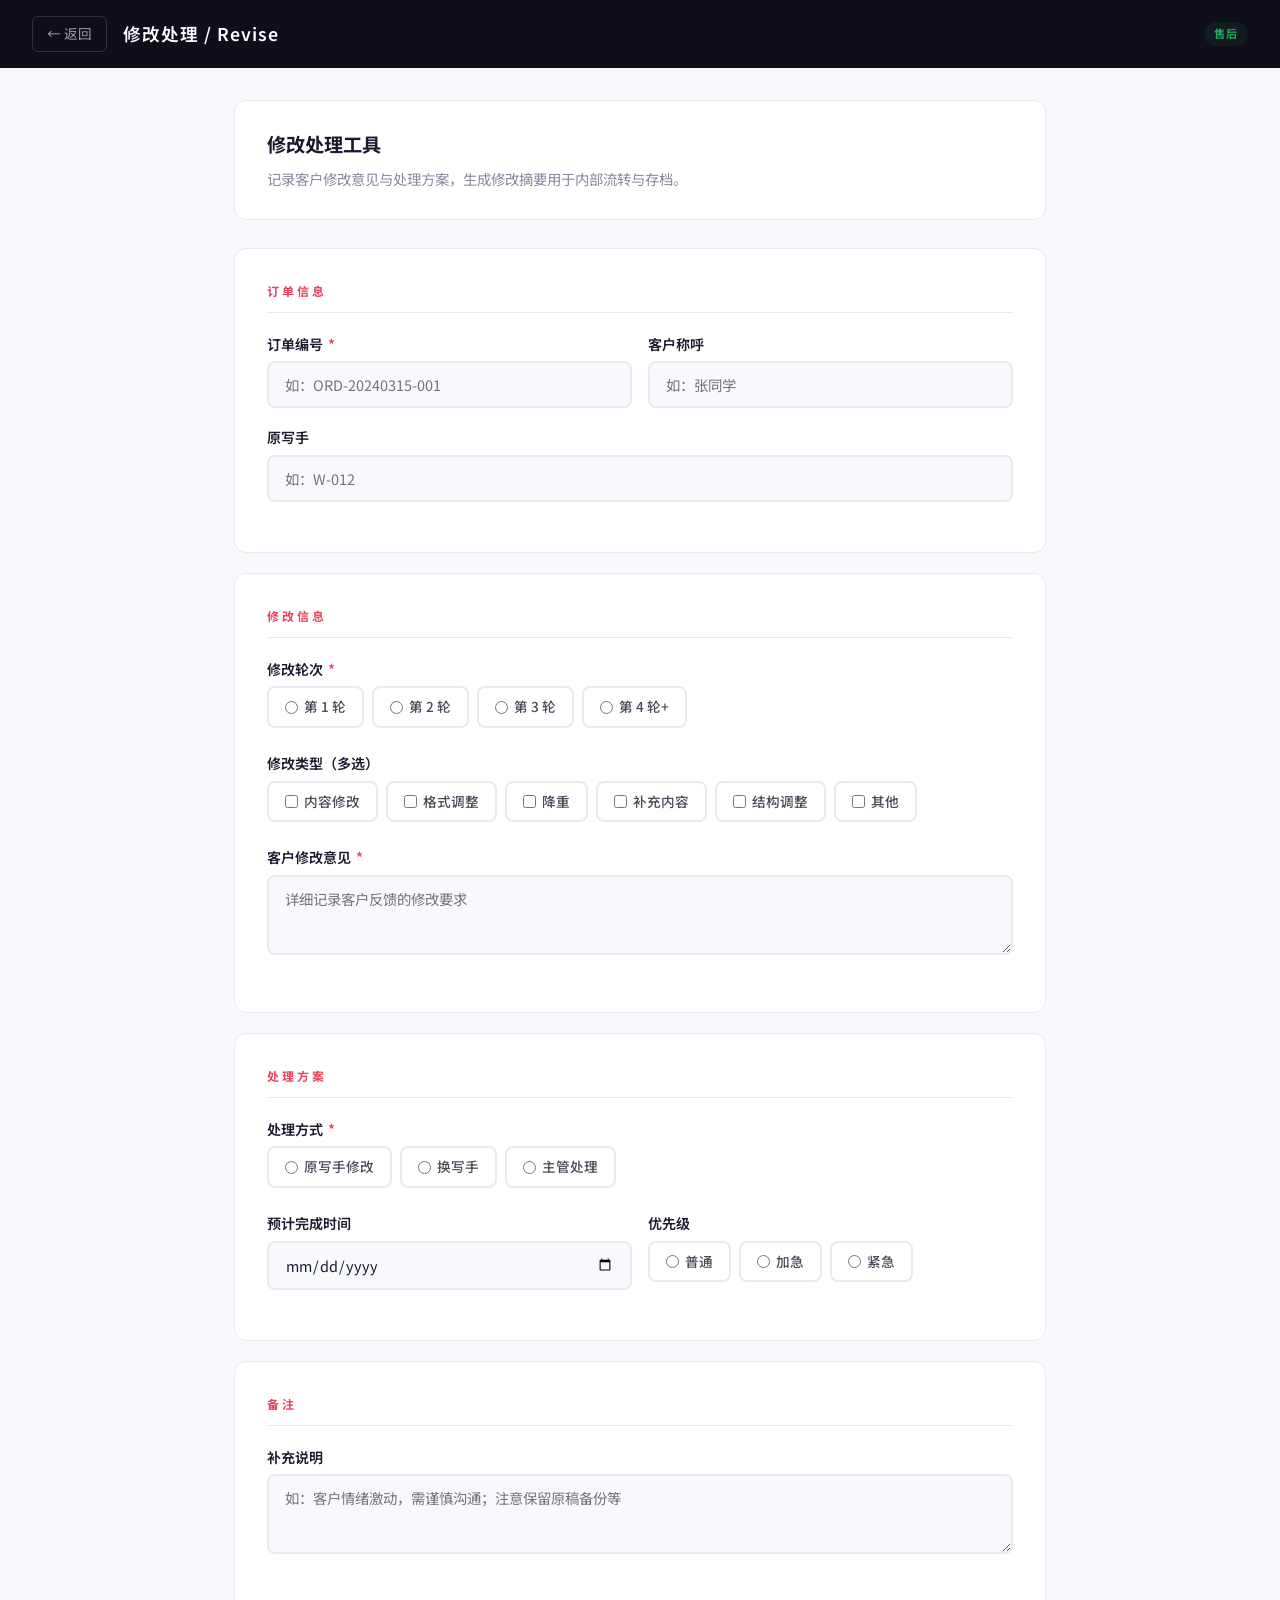
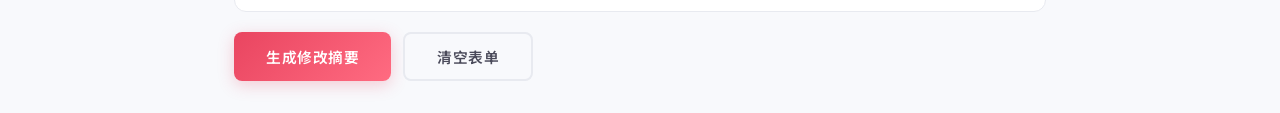
<file: skills/skill-revise.html>
<!DOCTYPE html>
<html lang="zh-CN">
<head>
    <meta charset="UTF-8">
    <meta name="viewport" content="width=device-width, initial-scale=1.0">
    <title>Skill - 修改处理工具</title>
    <link href="https://fonts.googleapis.com/css2?family=Noto+Sans+SC:wght@300;400;500;700&display=swap" rel="stylesheet">
    <link rel="stylesheet" href="skill-common.css">
</head>
<body>
    <div class="skill-topbar">
        <div class="skill-topbar-left">
            <a href="index.html" class="back-btn">&#8592; 返回</a>
            <h1>修改处理 / Revise</h1>
        </div>
        <span class="badge badge-after">售后</span>
    </div>

    <div class="skill-container">
        <div class="skill-intro">
            <h2>修改处理工具</h2>
            <p>记录客户修改意见与处理方案，生成修改摘要用于内部流转与存档。</p>
        </div>

        <form id="skillForm">
            <!-- 订单信息 -->
            <div class="form-section">
                <div class="form-section-title">订单信息</div>
                <div class="form-row">
                    <div class="form-group">
                        <label>订单编号 <span class="required">*</span></label>
                        <input type="text" id="orderId" required placeholder="如：ORD-20240315-001">
                    </div>
                    <div class="form-group">
                        <label>客户称呼</label>
                        <input type="text" id="clientName" placeholder="如：张同学">
                    </div>
                </div>
                <div class="form-group">
                    <label>原写手</label>
                    <input type="text" id="originalWriter" placeholder="如：W-012">
                </div>
            </div>

            <!-- 修改信息 -->
            <div class="form-section">
                <div class="form-section-title">修改信息</div>
                <div class="form-group">
                    <label>修改轮次 <span class="required">*</span></label>
                    <div class="option-group">
                        <label><input type="radio" name="reviseRound" value="第1轮" required><span>第 1 轮</span></label>
                        <label><input type="radio" name="reviseRound" value="第2轮"><span>第 2 轮</span></label>
                        <label><input type="radio" name="reviseRound" value="第3轮"><span>第 3 轮</span></label>
                        <label><input type="radio" name="reviseRound" value="第4轮+"><span>第 4 轮+</span></label>
                    </div>
                </div>
                <div class="form-group">
                    <label>修改类型（多选）</label>
                    <div class="option-group">
                        <label><input type="checkbox" name="reviseType" value="内容修改"><span>内容修改</span></label>
                        <label><input type="checkbox" name="reviseType" value="格式调整"><span>格式调整</span></label>
                        <label><input type="checkbox" name="reviseType" value="降重"><span>降重</span></label>
                        <label><input type="checkbox" name="reviseType" value="补充内容"><span>补充内容</span></label>
                        <label><input type="checkbox" name="reviseType" value="结构调整"><span>结构调整</span></label>
                        <label><input type="checkbox" name="reviseType" value="其他"><span>其他</span></label>
                    </div>
                </div>
                <div class="form-group">
                    <label>客户修改意见 <span class="required">*</span></label>
                    <textarea id="clientOpinion" required placeholder="详细记录客户反馈的修改要求"></textarea>
                </div>
            </div>

            <!-- 处理方案 -->
            <div class="form-section">
                <div class="form-section-title">处理方案</div>
                <div class="form-group">
                    <label>处理方式 <span class="required">*</span></label>
                    <div class="option-group">
                        <label><input type="radio" name="handleMethod" value="原写手修改" required><span>原写手修改</span></label>
                        <label><input type="radio" name="handleMethod" value="换写手"><span>换写手</span></label>
                        <label><input type="radio" name="handleMethod" value="主管处理"><span>主管处理</span></label>
                    </div>
                </div>
                <div class="form-row">
                    <div class="form-group">
                        <label>预计完成时间</label>
                        <input type="date" id="estComplete">
                    </div>
                    <div class="form-group">
                        <label>优先级</label>
                        <div class="option-group">
                            <label><input type="radio" name="priority" value="普通"><span>普通</span></label>
                            <label><input type="radio" name="priority" value="加急"><span>加急</span></label>
                            <label><input type="radio" name="priority" value="紧急"><span>紧急</span></label>
                        </div>
                    </div>
                </div>
            </div>

            <!-- 备注 -->
            <div class="form-section">
                <div class="form-section-title">备注</div>
                <div class="form-group">
                    <label>补充说明</label>
                    <textarea id="notes" placeholder="如：客户情绪激动，需谨慎沟通；注意保留原稿备份等"></textarea>
                </div>
            </div>

            <div class="btn-row">
                <button type="button" class="btn btn-primary" onclick="generateSummary()">生成修改摘要</button>
                <button type="reset" class="btn btn-secondary">清空表单</button>
            </div>
        </form>

        <div class="output-area" id="outputArea">
            <h3>修改摘要</h3>
            <div class="output-content" id="outputContent"></div>
            <button class="copy-btn" onclick="copySummary()">复制到剪贴板</button>
        </div>
    </div>

    <script>
    function getVal(id) { return document.getElementById(id)?.value?.trim() || '-'; }
    function getRadio(name) {
        const el = document.querySelector(`input[name="${name}"]:checked`);
        return el ? el.value : '-';
    }
    function getChecked(name) {
        const els = document.querySelectorAll(`input[name="${name}"]:checked`);
        return els.length ? Array.from(els).map(e => e.value).join('、') : '-';
    }

    function generateSummary() {
        const form = document.getElementById('skillForm');
        if (!form.checkValidity()) { form.reportValidity(); return; }

        const summary = `【修改处理摘要】
============================
订单编号：${getVal('orderId')}
客户称呼：${getVal('clientName')}
原写手：${getVal('originalWriter')}
---
修改轮次：${getRadio('reviseRound')}
修改类型：${getChecked('reviseType')}
客户意见：${getVal('clientOpinion')}
---
处理方式：${getRadio('handleMethod')}
预计完成：${getVal('estComplete')}
优先级：${getRadio('priority')}
---
备注：${getVal('notes')}
============================
记录时间：${new Date().toLocaleString('zh-CN')}`;

        document.getElementById('outputContent').textContent = summary;
        document.getElementById('outputArea').classList.add('visible');
        document.getElementById('outputArea').scrollIntoView({ behavior: 'smooth' });
    }

    function copySummary() {
        const text = document.getElementById('outputContent').textContent;
        navigator.clipboard.writeText(text).then(() => {
            const btn = document.querySelector('.copy-btn');
            btn.textContent = '已复制!';
            setTimeout(() => btn.textContent = '复制到剪贴板', 2000);
        });
    }
    </script>
</body>
</html>
</file>
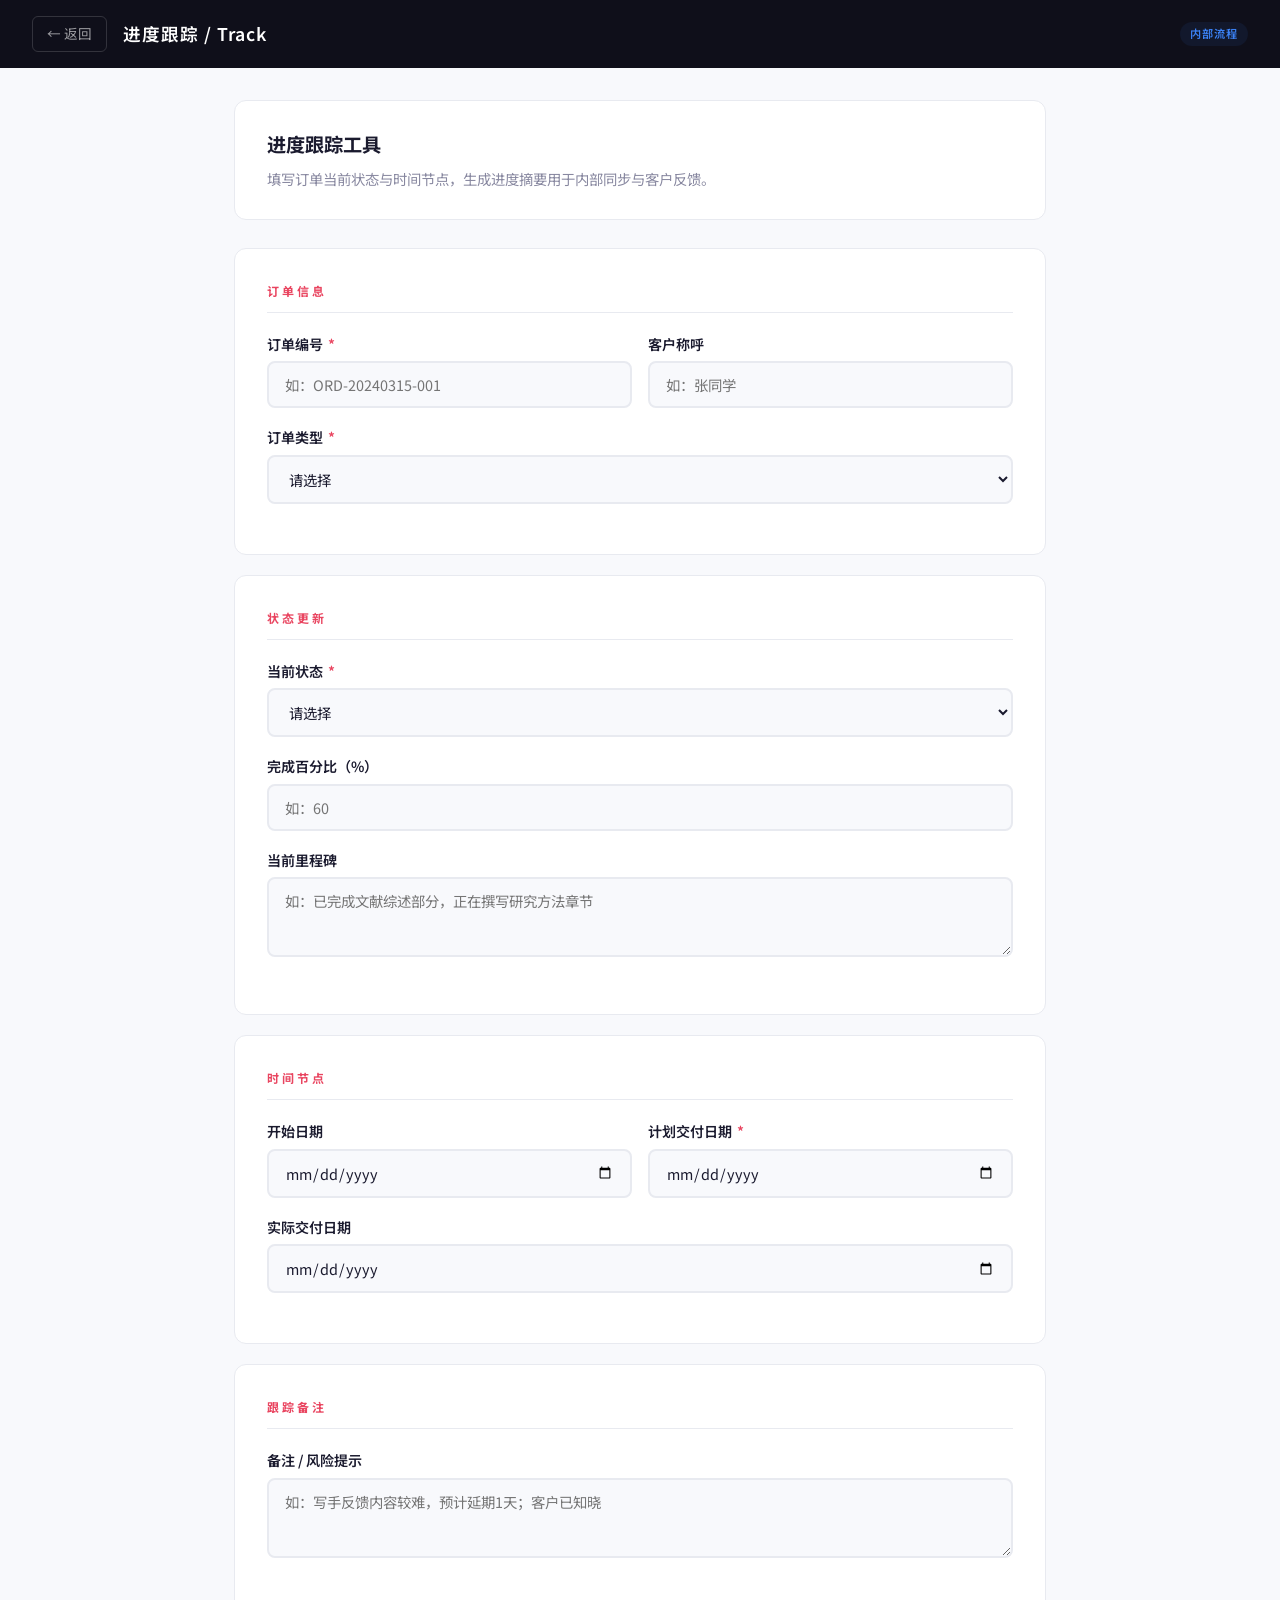
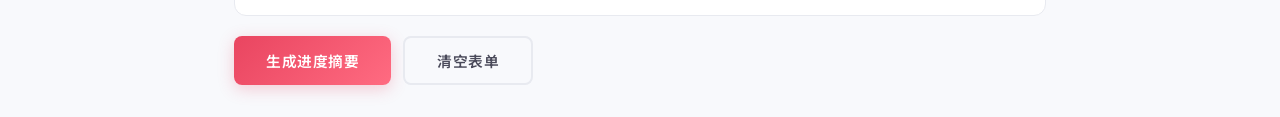
<file: skills/skill-track.html>
<!DOCTYPE html>
<html lang="zh-CN">
<head>
    <meta charset="UTF-8">
    <meta name="viewport" content="width=device-width, initial-scale=1.0">
    <title>Skill - 进度跟踪工具</title>
    <link href="https://fonts.googleapis.com/css2?family=Noto+Sans+SC:wght@300;400;500;700&display=swap" rel="stylesheet">
    <link rel="stylesheet" href="skill-common.css">
</head>
<body>
    <div class="skill-topbar">
        <div class="skill-topbar-left">
            <a href="index.html" class="back-btn">&#8592; 返回</a>
            <h1>进度跟踪 / Track</h1>
        </div>
        <span class="badge badge-internal">内部流程</span>
    </div>

    <div class="skill-container">
        <div class="skill-intro">
            <h2>进度跟踪工具</h2>
            <p>填写订单当前状态与时间节点，生成进度摘要用于内部同步与客户反馈。</p>
        </div>

        <form id="skillForm">
            <!-- 订单信息 -->
            <div class="form-section">
                <div class="form-section-title">订单信息</div>
                <div class="form-row">
                    <div class="form-group">
                        <label>订单编号 <span class="required">*</span></label>
                        <input type="text" id="orderId" required placeholder="如：ORD-20240315-001">
                    </div>
                    <div class="form-group">
                        <label>客户称呼</label>
                        <input type="text" id="clientName" placeholder="如：张同学">
                    </div>
                </div>
                <div class="form-group">
                    <label>订单类型 <span class="required">*</span></label>
                    <select id="orderType" required>
                        <option value="">请选择</option>
                        <option>课程论文</option>
                        <option>毕业论文</option>
                        <option>数据分析</option>
                        <option>留学文书</option>
                        <option>编程代做</option>
                        <option>润色降重</option>
                    </select>
                </div>
            </div>

            <!-- 状态更新 -->
            <div class="form-section">
                <div class="form-section-title">状态更新</div>
                <div class="form-group">
                    <label>当前状态 <span class="required">*</span></label>
                    <select id="currentStatus" required>
                        <option value="">请选择</option>
                        <option>待分配</option>
                        <option>写作中</option>
                        <option>初稿完成</option>
                        <option>质检中</option>
                        <option>已交付</option>
                        <option>修改中</option>
                        <option>已完结</option>
                    </select>
                </div>
                <div class="form-group">
                    <label>完成百分比（%）</label>
                    <input type="number" id="progress" min="0" max="100" placeholder="如：60">
                </div>
                <div class="form-group">
                    <label>当前里程碑</label>
                    <textarea id="milestone" placeholder="如：已完成文献综述部分，正在撰写研究方法章节"></textarea>
                </div>
            </div>

            <!-- 时间节点 -->
            <div class="form-section">
                <div class="form-section-title">时间节点</div>
                <div class="form-row">
                    <div class="form-group">
                        <label>开始日期</label>
                        <input type="date" id="startDate">
                    </div>
                    <div class="form-group">
                        <label>计划交付日期 <span class="required">*</span></label>
                        <input type="date" id="planDate" required>
                    </div>
                </div>
                <div class="form-group">
                    <label>实际交付日期</label>
                    <input type="date" id="actualDate">
                </div>
            </div>

            <!-- 跟踪备注 -->
            <div class="form-section">
                <div class="form-section-title">跟踪备注</div>
                <div class="form-group">
                    <label>备注 / 风险提示</label>
                    <textarea id="notes" placeholder="如：写手反馈内容较难，预计延期1天；客户已知晓"></textarea>
                </div>
            </div>

            <div class="btn-row">
                <button type="button" class="btn btn-primary" onclick="generateSummary()">生成进度摘要</button>
                <button type="reset" class="btn btn-secondary">清空表单</button>
            </div>
        </form>

        <div class="output-area" id="outputArea">
            <h3>进度摘要</h3>
            <div class="output-content" id="outputContent"></div>
            <button class="copy-btn" onclick="copySummary()">复制到剪贴板</button>
        </div>
    </div>

    <script>
    function getVal(id) { return document.getElementById(id)?.value?.trim() || '-'; }
    function getRadio(name) {
        const el = document.querySelector(`input[name="${name}"]:checked`);
        return el ? el.value : '-';
    }
    function getChecked(name) {
        const els = document.querySelectorAll(`input[name="${name}"]:checked`);
        return els.length ? Array.from(els).map(e => e.value).join('、') : '-';
    }

    function generateSummary() {
        const form = document.getElementById('skillForm');
        if (!form.checkValidity()) { form.reportValidity(); return; }

        const progress = getVal('progress');
        const progressBar = progress !== '-' ? `${progress}%` : '-';

        const summary = `【订单进度摘要】
============================
订单编号：${getVal('orderId')}
客户称呼：${getVal('clientName')}
订单类型：${getVal('orderType')}
---
当前状态：${getVal('currentStatus')}
完成进度：${progressBar}
当前里程碑：${getVal('milestone')}
---
开始日期：${getVal('startDate')}
计划交付：${getVal('planDate')}
实际交付：${getVal('actualDate')}
---
跟踪备注：${getVal('notes')}
============================
更新时间：${new Date().toLocaleString('zh-CN')}`;

        document.getElementById('outputContent').textContent = summary;
        document.getElementById('outputArea').classList.add('visible');
        document.getElementById('outputArea').scrollIntoView({ behavior: 'smooth' });
    }

    function copySummary() {
        const text = document.getElementById('outputContent').textContent;
        navigator.clipboard.writeText(text).then(() => {
            const btn = document.querySelector('.copy-btn');
            btn.textContent = '已复制!';
            setTimeout(() => btn.textContent = '复制到剪贴板', 2000);
        });
    }
    </script>
</body>
</html>
</file>
<file: style.css>
/* ============ 全局样式 ============ */
* {
    margin: 0;
    padding: 0;
    box-sizing: border-box;
}

:root {
    --primary:        #1d1d1f;
    --secondary:      #86868b;
    --accent:         #0071e3;
    --accent-hover:   #0077ed;
    --accent-subtle:  rgba(0, 113, 227, 0.08);
    --bg:             #fbfbfd;
    --bg-alt:         #f5f5f7;
    --surface:        #ffffff;
    --text-primary:   #1d1d1f;
    --text-secondary: #86868b;
    --text-tertiary:  #adadb0;
    --border:         rgba(0, 0, 0, 0.08);
    --border-strong:  rgba(0, 0, 0, 0.14);
    --shadow-sm:      0 2px 8px rgba(0, 0, 0, 0.06);
    --shadow-md:      0 4px 24px rgba(0, 0, 0, 0.08);
    --shadow-lg:      0 12px 48px rgba(0, 0, 0, 0.12);
    --radius-sm:      8px;
    --radius-md:      14px;
    --radius-lg:      20px;
    --radius-xl:      28px;
}

html {
    scroll-behavior: smooth;
}

body {
    font-family: -apple-system, BlinkMacSystemFont, 'SF Pro Display', 'SF Pro Text',
                 'Noto Sans SC', 'PingFang SC', 'Microsoft YaHei', sans-serif;
    color: var(--text-primary);
    line-height: 1.6;
    overflow-x: hidden;
    background: var(--bg);
    -webkit-font-smoothing: antialiased;
    -moz-osx-font-smoothing: grayscale;
}

.container {
    max-width: 1080px;
    margin: 0 auto;
    padding: 0 32px;
}

/* ============ Section Header ============ */
.section-header {
    text-align: center;
    margin-bottom: 80px;
}

.section-tag {
    display: inline-block;
    font-size: 0.7rem;
    font-weight: 600;
    letter-spacing: 5px;
    text-transform: uppercase;
    color: var(--accent);
    margin-bottom: 20px;
}

.section-tag.light {
    color: rgba(255, 255, 255, 0.5);
}

.section-title {
    font-size: 3rem;
    font-weight: 700;
    color: var(--text-primary);
    margin-bottom: 16px;
    letter-spacing: -0.02em;
    line-height: 1.1;
}

.section-title.light {
    color: #ffffff;
}

.section-desc {
    color: var(--text-secondary);
    font-size: 1rem;
    max-width: 480px;
    margin: 0 auto;
    line-height: 1.7;
    font-weight: 400;
}

.section-desc.light {
    color: rgba(255, 255, 255, 0.5);
}

/* ============ 按钮 ============ */
.btn-primary {
    display: inline-block;
    background: var(--accent);
    color: #ffffff;
    padding: 14px 36px;
    border-radius: 980px;
    text-decoration: none;
    font-size: 0.95rem;
    font-weight: 500;
    border: none;
    cursor: pointer;
    transition: background 0.3s ease, transform 0.3s ease, box-shadow 0.3s ease;
    letter-spacing: 0;
}

.btn-primary:hover {
    background: var(--accent-hover);
    transform: translateY(-1px);
    box-shadow: 0 4px 20px rgba(0, 113, 227, 0.3);
}

.btn-ghost {
    display: inline-block;
    color: var(--accent);
    padding: 14px 36px;
    border-radius: 980px;
    text-decoration: none;
    font-size: 0.95rem;
    font-weight: 500;
    border: none;
    transition: color 0.3s ease;
    background: transparent;
}

.btn-ghost:hover {
    color: var(--accent-hover);
    text-decoration: underline;
}

.btn-outline {
    display: inline-block;
    border: 1.5px solid var(--accent);
    color: var(--accent);
    padding: 13px 36px;
    border-radius: 980px;
    text-decoration: none;
    font-size: 0.95rem;
    font-weight: 500;
    transition: all 0.3s ease;
    background: transparent;
    cursor: pointer;
}

.btn-outline:hover {
    background: var(--accent);
    color: #ffffff;
}

/* ============ 导航栏 ============ */
.navbar {
    position: fixed;
    top: 0;
    width: 100%;
    z-index: 1000;
    padding: 0;
    transition: background 0.5s ease, backdrop-filter 0.5s ease, box-shadow 0.5s ease;
}

.navbar.scrolled {
    background: rgba(251, 251, 253, 0.85);
    backdrop-filter: saturate(180%) blur(20px);
    -webkit-backdrop-filter: saturate(180%) blur(20px);
    box-shadow: 0 1px 0 var(--border);
}

.nav-container {
    max-width: 1080px;
    margin: 0 auto;
    padding: 0 32px;
    height: 52px;
    display: flex;
    justify-content: space-between;
    align-items: center;
}

.logo {
    display: flex;
    align-items: center;
    gap: 10px;
}

.logo-icon {
    font-size: 1rem;
    font-weight: 700;
    color: var(--surface);
    background: var(--primary);
    width: 32px;
    height: 32px;
    display: flex;
    align-items: center;
    justify-content: center;
    border-radius: 8px;
    letter-spacing: 0;
    flex-shrink: 0;
}

.logo-text {
    font-size: 1rem;
    font-weight: 600;
    color: var(--text-primary);
    letter-spacing: -0.01em;
}

/* 初始导航在深色 hero 上，文字改白 */
.navbar:not(.scrolled) .logo-icon {
    background: rgba(255, 255, 255, 0.15);
    color: #ffffff;
    border: 1px solid rgba(255, 255, 255, 0.2);
}

.navbar:not(.scrolled) .logo-text {
    color: rgba(255, 255, 255, 0.9);
}

.navbar:not(.scrolled) .nav-links a {
    color: rgba(255, 255, 255, 0.75);
}

.navbar:not(.scrolled) .nav-links a:hover,
.navbar:not(.scrolled) .nav-links a.active {
    color: #ffffff;
}

.navbar:not(.scrolled) .hamburger span {
    background: rgba(255, 255, 255, 0.8);
}

.nav-links {
    display: flex;
    list-style: none;
    gap: 0;
}

.nav-links a {
    display: block;
    color: var(--text-secondary);
    text-decoration: none;
    font-size: 0.82rem;
    font-weight: 400;
    padding: 6px 14px;
    border-radius: 6px;
    transition: color 0.25s ease;
    letter-spacing: 0;
}

.nav-links a:hover,
.nav-links a.active {
    color: var(--text-primary);
}

.hamburger {
    display: none;
    flex-direction: column;
    gap: 5px;
    cursor: pointer;
    padding: 4px;
}

.hamburger span {
    width: 22px;
    height: 1.5px;
    background: var(--text-primary);
    transition: all 0.35s cubic-bezier(0.4, 0, 0.2, 1);
    border-radius: 2px;
}

.hamburger.active span:nth-child(1) {
    transform: rotate(45deg) translate(4.5px, 4.5px);
}

.hamburger.active span:nth-child(2) {
    opacity: 0;
    transform: scaleX(0);
}

.hamburger.active span:nth-child(3) {
    transform: rotate(-45deg) translate(4.5px, -4.5px);
}

/* ============ Hero 首页 ============ */
.hero {
    min-height: 100vh;
    display: flex;
    align-items: center;
    justify-content: center;
    text-align: center;
    position: relative;
    background: #000000;
    overflow: hidden;
}

.hero-bg-shapes {
    position: absolute;
    inset: 0;
    overflow: hidden;
}

.shape {
    position: absolute;
    border-radius: 50%;
    filter: blur(120px);
    opacity: 0.5;
}

.shape-1 {
    width: 700px;
    height: 700px;
    background: radial-gradient(circle, rgba(0, 113, 227, 0.35), transparent 65%);
    top: -200px;
    right: -150px;
    animation: float1 18s ease-in-out infinite;
}

.shape-2 {
    width: 600px;
    height: 600px;
    background: radial-gradient(circle, rgba(94, 92, 230, 0.25), transparent 65%);
    bottom: -200px;
    left: -150px;
    animation: float2 22s ease-in-out infinite;
}

.shape-3 {
    width: 400px;
    height: 400px;
    background: radial-gradient(circle, rgba(0, 195, 255, 0.15), transparent 65%);
    top: 45%;
    left: 42%;
    animation: float3 14s ease-in-out infinite;
}

@keyframes float1 {
    0%, 100% { transform: translate(0, 0); }
    50%       { transform: translate(-50px, 40px); }
}

@keyframes float2 {
    0%, 100% { transform: translate(0, 0); }
    50%       { transform: translate(40px, -50px); }
}

@keyframes float3 {
    0%, 100% { transform: scale(1); }
    50%       { transform: scale(1.25); }
}

.hero-content {
    position: relative;
    z-index: 2;
    padding: 0 24px;
    max-width: 820px;
}

.hero-badge {
    display: inline-block;
    padding: 7px 22px;
    border: 1px solid rgba(255, 255, 255, 0.15);
    border-radius: 980px;
    color: rgba(255, 255, 255, 0.6);
    font-size: 0.8rem;
    letter-spacing: 1px;
    margin-bottom: 40px;
    font-weight: 400;
}

.hero-title {
    font-size: 5.5rem;
    font-weight: 700;
    color: #f5f5f7;
    margin-bottom: 0;
    letter-spacing: -0.03em;
    line-height: 1.05;
}

.hero-title .brand-name {
    display: block;
    font-size: 1.1rem;
    font-weight: 500;
    color: rgba(255, 255, 255, 0.4);
    letter-spacing: 0.15em;
    margin-bottom: 20px;
    text-transform: uppercase;
}

.title-accent {
    color: #ffffff;
}

.hero-subtitle {
    font-size: 1rem;
    color: rgba(255, 255, 255, 0.4);
    margin: 28px 0 64px;
    letter-spacing: 3px;
    font-weight: 400;
}

.hero-stats {
    display: flex;
    justify-content: center;
    align-items: center;
    gap: 0;
    margin-bottom: 64px;
    flex-wrap: wrap;
}

.stat-divider {
    width: 1px;
    height: 36px;
    background: rgba(255, 255, 255, 0.1);
    margin: 0 40px;
}

.stat-item {
    text-align: center;
}

.stat-number {
    font-size: 2.6rem;
    font-weight: 700;
    color: #f5f5f7;
    display: inline;
    letter-spacing: -0.03em;
}

.stat-plus {
    font-size: 1.2rem;
    color: var(--accent);
    font-weight: 600;
    margin-left: 2px;
}

.stat-label {
    display: block;
    color: rgba(255, 255, 255, 0.35);
    font-size: 0.78rem;
    margin-top: 8px;
    letter-spacing: 1px;
    font-weight: 400;
}

.hero-cta {
    display: flex;
    gap: 12px;
    justify-content: center;
    flex-wrap: wrap;
}

.hero-cta .btn-primary {
    padding: 16px 40px;
    font-size: 1rem;
}

.hero-cta .btn-ghost {
    color: rgba(255, 255, 255, 0.75);
    padding: 16px 28px;
    font-size: 1rem;
}

.hero-cta .btn-ghost:hover {
    color: #ffffff;
    text-decoration: none;
}

.scroll-indicator {
    position: absolute;
    bottom: 36px;
    left: 50%;
    transform: translateX(-50%);
    color: rgba(255, 255, 255, 0.25);
    font-size: 0.7rem;
    letter-spacing: 2px;
    display: flex;
    flex-direction: column;
    align-items: center;
    gap: 8px;
    animation: fadeInUp 1s ease 1.2s both;
}

.scroll-arrow {
    width: 1px;
    height: 36px;
    background: linear-gradient(to bottom, rgba(255, 255, 255, 0.25), transparent);
    animation: scrollPulse 2.5s ease-in-out infinite;
}

@keyframes scrollPulse {
    0%, 100% { opacity: 0.25; }
    50%       { opacity: 0.7; }
}

@keyframes fadeInUp {
    from { opacity: 0; transform: translateX(-50%) translateY(16px); }
    to   { opacity: 1; transform: translateX(-50%) translateY(0); }
}

/* ============ 服务项目 ============ */
.services {
    padding: 140px 0;
    background: var(--surface);
}

.services-grid {
    display: grid;
    grid-template-columns: repeat(3, 1fr);
    gap: 2px;
    background: var(--border);
    border-radius: var(--radius-lg);
    overflow: hidden;
}

.service-card {
    background: var(--surface);
    padding: 44px 36px;
    position: relative;
    transition: background 0.4s ease;
}

.service-card:hover {
    background: var(--bg-alt);
}

/* 顶部蓝色指示线，仅在 hover 时 */
.card-accent {
    position: absolute;
    top: 0;
    left: 0;
    width: 100%;
    height: 2px;
    background: var(--accent);
    transform: scaleX(0);
    transform-origin: left;
    transition: transform 0.5s cubic-bezier(0.4, 0, 0.2, 1);
}

.service-card:hover .card-accent {
    transform: scaleX(1);
}

/* service-num 完全隐藏 */
.service-num {
    display: none;
}

.service-header {
    display: flex;
    align-items: center;
    margin-bottom: 14px;
}

.service-card h3 {
    font-size: 1rem;
    color: var(--text-primary);
    font-weight: 600;
    letter-spacing: -0.01em;
}

.service-card > p {
    color: var(--text-secondary);
    font-size: 0.875rem;
    margin-bottom: 24px;
    line-height: 1.65;
}

.service-card ul {
    list-style: none;
}

.service-card li {
    padding: 7px 0;
    color: var(--text-secondary);
    font-size: 0.82rem;
    display: flex;
    align-items: center;
    gap: 10px;
    border-bottom: 1px solid var(--border);
}

.service-card li:last-child {
    border-bottom: none;
}

.service-card li::before {
    content: '';
    width: 4px;
    height: 4px;
    border-radius: 50%;
    background: var(--accent);
    flex-shrink: 0;
}

/* ============ 为什么选择我们 ============ */
.why-us {
    padding: 140px 0;
    background: var(--primary);
    position: relative;
    overflow: hidden;
}

.why-us::before {
    content: '';
    position: absolute;
    top: 0;
    right: 0;
    width: 50%;
    height: 100%;
    background: radial-gradient(ellipse at top right, rgba(0, 113, 227, 0.06), transparent 60%);
    pointer-events: none;
}

.why-grid {
    display: grid;
    grid-template-columns: repeat(3, 1fr);
    gap: 1px;
    background: rgba(255, 255, 255, 0.06);
    border-radius: var(--radius-lg);
    overflow: hidden;
    position: relative;
}

.why-item {
    padding: 40px 36px;
    background: var(--primary);
    transition: background 0.4s ease;
}

.why-item:hover {
    background: #2a2a2d;
}

/* 不再使用图标方块，改用纯文字编号 */
.why-icon-box {
    margin-bottom: 20px;
}

.why-number {
    font-size: 0.7rem;
    font-weight: 600;
    letter-spacing: 3px;
    color: var(--accent);
    text-transform: uppercase;
}

.why-content h3 {
    font-size: 1rem;
    color: #f5f5f7;
    margin-bottom: 10px;
    font-weight: 600;
    letter-spacing: -0.01em;
}

.why-content p {
    color: rgba(255, 255, 255, 0.4);
    font-size: 0.855rem;
    line-height: 1.7;
    font-weight: 400;
}

/* ============ 服务流程 (横向步骤条) ============ */
.process {
    padding: 140px 0;
    background: var(--bg-alt);
}

/* 横向4步布局 */
.process-steps {
    display: grid;
    grid-template-columns: repeat(4, 1fr);
    gap: 0;
    position: relative;
    counter-reset: step-counter;
}

/* 步骤间连接线 */
.process-steps::before {
    content: '';
    position: absolute;
    top: 28px;
    left: calc(12.5% + 4px);
    right: calc(12.5% + 4px);
    height: 1px;
    background: var(--border-strong);
    z-index: 0;
}

.process-step {
    display: flex;
    flex-direction: column;
    align-items: center;
    text-align: center;
    padding: 0 24px;
    position: relative;
    z-index: 1;
}

/* 步骤圆点 */
.step-dot {
    width: 56px;
    height: 56px;
    border-radius: 50%;
    background: var(--surface);
    border: 1.5px solid var(--border-strong);
    display: flex;
    align-items: center;
    justify-content: center;
    margin-bottom: 28px;
    transition: border-color 0.4s ease, box-shadow 0.4s ease;
    position: relative;
}

.step-dot-inner {
    width: 20px;
    height: 20px;
    border-radius: 50%;
    background: var(--border-strong);
    transition: background 0.4s ease;
}

.process-step:hover .step-dot {
    border-color: var(--accent);
    box-shadow: 0 0 0 6px rgba(0, 113, 227, 0.08);
}

.process-step:hover .step-dot-inner {
    background: var(--accent);
}

.step-card {
    background: transparent;
    border: none;
    padding: 0;
    flex: none;
}

.step-num {
    font-size: 0.68rem;
    font-weight: 600;
    letter-spacing: 3px;
    color: var(--accent);
    margin-bottom: 10px;
    text-transform: uppercase;
}

.step-card h3 {
    font-size: 0.975rem;
    color: var(--text-primary);
    margin-bottom: 10px;
    font-weight: 600;
    letter-spacing: -0.01em;
}

.step-card p {
    color: var(--text-secondary);
    font-size: 0.83rem;
    line-height: 1.7;
}

/* ============ 价格方案 ============ */
.pricing {
    padding: 140px 0;
    background: var(--surface);
}

.pricing-grid {
    display: grid;
    grid-template-columns: repeat(3, 1fr);
    gap: 20px;
    align-items: stretch;
}

.pricing-card {
    background: var(--bg-alt);
    border-radius: var(--radius-lg);
    overflow: visible;
    transition: transform 0.4s cubic-bezier(0.4, 0, 0.2, 1),
                box-shadow 0.4s cubic-bezier(0.4, 0, 0.2, 1);
    position: relative;
    border: 1.5px solid transparent;
    display: flex;
    flex-direction: column;
}

.pricing-card:hover {
    transform: translateY(-6px);
    box-shadow: var(--shadow-lg);
}

.pricing-card.featured {
    background: var(--surface);
    border-color: var(--border-strong);
    box-shadow: var(--shadow-md);
}

.pricing-badge {
    position: absolute;
    top: -12px;
    left: 50%;
    transform: translateX(-50%);
    background: var(--accent);
    color: #ffffff;
    padding: 4px 18px;
    border-radius: 980px;
    font-size: 0.72rem;
    font-weight: 600;
    letter-spacing: 1px;
    white-space: nowrap;
}

.pricing-header {
    padding: 44px 36px 28px;
    text-align: center;
    border-bottom: 1px solid var(--border);
}

.pricing-tier {
    font-size: 0.68rem;
    font-weight: 600;
    letter-spacing: 4px;
    text-transform: uppercase;
    color: var(--text-tertiary);
    display: block;
    margin-bottom: 10px;
}

.pricing-header h3 {
    font-size: 1.4rem;
    color: var(--text-primary);
    margin-bottom: 24px;
    font-weight: 600;
    letter-spacing: -0.02em;
}

.price {
    display: flex;
    align-items: baseline;
    justify-content: center;
    gap: 2px;
}

.currency {
    font-size: 1.4rem;
    color: var(--text-primary);
    font-weight: 500;
}

.amount {
    font-size: 3.6rem;
    font-weight: 700;
    color: var(--text-primary);
    line-height: 1;
    letter-spacing: -0.04em;
}

.unit {
    font-size: 0.875rem;
    color: var(--text-secondary);
    font-weight: 400;
    margin-left: 4px;
}

.pricing-body {
    padding: 32px 36px 40px;
    flex: 1;
    display: flex;
    flex-direction: column;
}

.pricing-features {
    list-style: none;
    margin-bottom: 36px;
    flex: 1;
}

.pricing-features li {
    padding: 10px 0;
    color: var(--text-secondary);
    font-size: 0.875rem;
    display: flex;
    align-items: center;
    gap: 10px;
    border-bottom: 1px solid var(--border);
}

.pricing-features li:last-child {
    border-bottom: none;
}

.check {
    color: var(--accent);
    font-weight: 700;
    font-size: 0.8rem;
    flex-shrink: 0;
    width: 16px;
    text-align: center;
}

.pricing-body .btn-primary,
.pricing-body .btn-outline {
    display: block;
    text-align: center;
    width: 100%;
}

/* ============ 客户评价 ============ */
.reviews {
    padding: 140px 0;
    background: var(--bg-alt);
}

.reviews-grid {
    display: grid;
    grid-template-columns: repeat(3, 1fr);
    gap: 20px;
}

.review-card {
    background: var(--surface);
    border-radius: var(--radius-lg);
    padding: 40px 36px;
    transition: box-shadow 0.4s ease, transform 0.4s ease;
    border: 1px solid var(--border);
    position: relative;
}

/* 引号装饰 — 简洁版 */
.review-card::before {
    content: '\201C';
    position: absolute;
    top: 24px;
    left: 32px;
    font-size: 3.5rem;
    font-family: Georgia, 'Times New Roman', serif;
    color: var(--border-strong);
    line-height: 1;
    pointer-events: none;
}

.review-card:hover {
    box-shadow: var(--shadow-lg);
    transform: translateY(-4px);
}

.review-stars {
    display: flex;
    gap: 3px;
    margin-bottom: 24px;
    padding-top: 20px;
}

.star {
    color: #f0b429;
    font-size: 0.9rem;
}

.review-text {
    color: var(--text-primary);
    font-size: 0.925rem;
    line-height: 1.85;
    margin-bottom: 28px;
    font-weight: 400;
}

.review-author {
    display: flex;
    align-items: center;
    gap: 14px;
    padding-top: 20px;
    border-top: 1px solid var(--border);
}

.author-avatar {
    width: 40px;
    height: 40px;
    border-radius: 50%;
    background: var(--bg-alt);
    color: var(--text-secondary);
    border: 1px solid var(--border-strong);
    display: flex;
    align-items: center;
    justify-content: center;
    font-weight: 600;
    font-size: 0.875rem;
    flex-shrink: 0;
}

.author-name {
    font-weight: 600;
    font-size: 0.875rem;
    color: var(--text-primary);
    margin-bottom: 2px;
}

.author-info {
    color: var(--text-secondary);
    font-size: 0.78rem;
}

/* ============ 联系我们 ============ */
.contact {
    padding: 140px 0;
    background: var(--surface);
}

.contact-main {
    display: grid;
    grid-template-columns: repeat(2, 1fr);
    gap: 20px;
    margin-bottom: 56px;
}

.contact-card-large {
    background: var(--bg-alt);
    border-radius: var(--radius-lg);
    border: 1px solid var(--border);
    transition: box-shadow 0.4s ease, transform 0.4s ease;
}

.contact-card-large:hover {
    box-shadow: var(--shadow-md);
    transform: translateY(-4px);
}

.contact-card-inner {
    padding: 48px 40px;
    text-align: center;
}

.contact-label {
    display: inline-block;
    font-size: 0.68rem;
    font-weight: 600;
    letter-spacing: 4px;
    text-transform: uppercase;
    color: var(--accent);
    margin-bottom: 16px;
}

.contact-card-inner h3 {
    font-size: 1.4rem;
    color: var(--text-primary);
    margin-bottom: 6px;
    font-weight: 600;
    letter-spacing: -0.02em;
}

.contact-id {
    color: var(--text-secondary);
    font-size: 0.875rem;
    margin-bottom: 4px;
}

.contact-note {
    color: var(--text-tertiary);
    font-size: 0.82rem;
    margin-bottom: 28px;
}

.qr-image-wrapper {
    display: flex;
    justify-content: center;
}

.qr-image {
    width: 200px;
    height: auto;
    border-radius: var(--radius-md);
    box-shadow: var(--shadow-sm);
    transition: transform 0.4s ease;
}

.qr-image:hover {
    transform: scale(1.02);
}

/* 联系表单 */
.contact-form-wrapper {
    background: var(--bg-alt);
    border-radius: var(--radius-lg);
    padding: 60px;
    max-width: 700px;
    margin: 0 auto;
    border: 1px solid var(--border);
}

.contact-form-wrapper h3 {
    text-align: center;
    font-size: 1.5rem;
    color: var(--text-primary);
    margin-bottom: 8px;
    font-weight: 600;
    letter-spacing: -0.02em;
}

.form-desc {
    text-align: center;
    color: var(--text-secondary);
    font-size: 0.875rem;
    margin-bottom: 40px;
}

.form-row {
    display: flex;
    gap: 12px;
    margin-bottom: 12px;
}

.form-row input,
.form-row select {
    flex: 1;
}

.contact-form input,
.contact-form select,
.contact-form textarea {
    width: 100%;
    padding: 14px 18px;
    border: 1.5px solid var(--border-strong);
    border-radius: var(--radius-sm);
    font-size: 0.9rem;
    font-family: inherit;
    transition: border-color 0.25s ease, box-shadow 0.25s ease;
    outline: none;
    margin-bottom: 12px;
    background: var(--surface);
    color: var(--text-primary);
    -webkit-appearance: none;
}

.contact-form input::placeholder,
.contact-form textarea::placeholder {
    color: var(--text-tertiary);
}

.contact-form input:focus,
.contact-form select:focus,
.contact-form textarea:focus {
    border-color: var(--accent);
    box-shadow: 0 0 0 3px rgba(0, 113, 227, 0.12);
}

.contact-form textarea {
    resize: vertical;
    min-height: 110px;
}

.contact-form .btn-primary {
    width: 100%;
    padding: 15px;
    font-size: 0.95rem;
    margin-top: 4px;
    border-radius: var(--radius-sm);
}

/* ============ 页脚 ============ */
.footer {
    background: var(--primary);
    color: rgba(255, 255, 255, 0.4);
    padding: 48px 0 32px;
}

.footer .logo-icon {
    background: rgba(255, 255, 255, 0.1);
    color: rgba(255, 255, 255, 0.7);
    border: 1px solid rgba(255, 255, 255, 0.1);
}

.footer .logo-text {
    color: rgba(255, 255, 255, 0.7);
}

.footer-content {
    display: flex;
    justify-content: space-between;
    align-items: center;
    padding-bottom: 28px;
    border-bottom: 1px solid rgba(255, 255, 255, 0.06);
    margin-bottom: 20px;
}

.footer-logo {
    display: flex;
    align-items: center;
    gap: 10px;
    margin-bottom: 10px;
}

.footer-brand p {
    font-size: 0.82rem;
    color: rgba(255, 255, 255, 0.25);
}

.footer-links {
    display: flex;
    gap: 24px;
}

.footer-links a {
    color: rgba(255, 255, 255, 0.35);
    text-decoration: none;
    font-size: 0.82rem;
    transition: color 0.25s ease;
}

.footer-links a:hover {
    color: rgba(255, 255, 255, 0.7);
}

.footer-bottom {
    text-align: center;
    font-size: 0.78rem;
    color: rgba(255, 255, 255, 0.2);
}

/* ============ 响应式设计 ============ */
@media (max-width: 1024px) {
    .why-grid {
        grid-template-columns: repeat(2, 1fr);
    }
}

@media (max-width: 968px) {
    .nav-links {
        display: none;
        position: absolute;
        top: 100%;
        left: 0;
        width: 100%;
        background: rgba(251, 251, 253, 0.96);
        backdrop-filter: blur(20px);
        -webkit-backdrop-filter: blur(20px);
        flex-direction: column;
        padding: 16px 24px 24px;
        gap: 2px;
        box-shadow: 0 8px 24px rgba(0, 0, 0, 0.08);
        border-top: 1px solid var(--border);
    }

    .nav-links.active {
        display: flex;
    }

    .nav-links a {
        color: var(--text-secondary);
        padding: 10px 12px;
    }

    .nav-links a:hover {
        color: var(--text-primary);
    }

    .hamburger {
        display: flex;
    }

    /* 移动端汉堡图标在 hero 区改为白色 */
    .navbar:not(.scrolled) .hamburger span {
        background: rgba(255, 255, 255, 0.8);
    }

    .hero-title {
        font-size: 3.4rem;
    }

    .hero-stats {
        gap: 0;
    }

    .stat-divider {
        margin: 0 24px;
    }

    .services-grid {
        grid-template-columns: 1fr;
        gap: 0;
    }

    .why-grid {
        grid-template-columns: 1fr;
    }

    .process-steps {
        grid-template-columns: 1fr;
        gap: 40px;
    }

    .process-steps::before {
        display: none;
    }

    .process-step {
        flex-direction: row;
        text-align: left;
        align-items: flex-start;
        gap: 24px;
    }

    .step-dot {
        margin-bottom: 0;
        flex-shrink: 0;
        margin-top: 4px;
    }

    .pricing-grid,
    .reviews-grid {
        grid-template-columns: 1fr;
        max-width: 480px;
        margin-left: auto;
        margin-right: auto;
    }

    .contact-main {
        grid-template-columns: 1fr;
        max-width: 380px;
        margin-left: auto;
        margin-right: auto;
        margin-bottom: 40px;
    }

    .footer-content {
        flex-direction: column;
        gap: 20px;
        text-align: center;
    }

    .footer-links {
        flex-wrap: wrap;
        justify-content: center;
    }

    .form-row {
        flex-direction: column;
        gap: 0;
    }

    .contact-form-wrapper {
        padding: 36px 24px;
    }

    .scroll-indicator {
        display: none;
    }

    .section-title {
        font-size: 2.2rem;
    }
}

@media (max-width: 480px) {
    .container {
        padding: 0 20px;
    }

    .hero-title {
        font-size: 2.6rem;
    }

    .hero-badge {
        font-size: 0.72rem;
    }

    .hero-stats {
        flex-direction: column;
        gap: 28px;
    }

    .stat-divider {
        display: none;
    }

    .stat-number {
        font-size: 2rem;
    }

    .section-title {
        font-size: 1.9rem;
    }

    .contact-card-inner {
        padding: 36px 24px;
    }

    .qr-image {
        width: 170px;
    }

    .contact-form-wrapper {
        padding: 28px 16px;
    }
}
</file>
<file: skills/skill-common.css>
/* ============ Skill 通用样式 ============ */
* { margin: 0; padding: 0; box-sizing: border-box; }

:root {
    --primary: #0f0f1a;
    --accent: #e94560;
    --accent-light: rgba(233, 69, 96, 0.08);
    --gold: #d4a574;
    --green: #27ae60;
    --green-light: rgba(39, 174, 96, 0.08);
    --blue: #3b82f6;
    --blue-light: rgba(59, 130, 246, 0.08);
    --orange: #f59e0b;
    --orange-light: rgba(245, 158, 11, 0.08);
    --bg: #f8f9fc;
    --bg-card: #ffffff;
    --text-dark: #1a1a2e;
    --text-body: #4a4a5a;
    --text-light: #8888a0;
    --border: #e8eaf0;
    --radius: 12px;
    --shadow: 0 2px 12px rgba(0,0,0,0.06);
}

body {
    font-family: 'Noto Sans SC', -apple-system, BlinkMacSystemFont, sans-serif;
    background: var(--bg);
    color: var(--text-body);
    line-height: 1.6;
    min-height: 100vh;
}

/* ============ 顶栏 ============ */
.skill-topbar {
    background: var(--primary);
    color: white;
    padding: 16px 32px;
    display: flex;
    justify-content: space-between;
    align-items: center;
    position: sticky;
    top: 0;
    z-index: 100;
}

.skill-topbar-left {
    display: flex;
    align-items: center;
    gap: 16px;
}

.skill-topbar .back-btn {
    color: rgba(255,255,255,0.6);
    text-decoration: none;
    font-size: 0.85rem;
    padding: 6px 14px;
    border: 1px solid rgba(255,255,255,0.15);
    border-radius: 6px;
    transition: all 0.2s;
}

.skill-topbar .back-btn:hover {
    border-color: rgba(255,255,255,0.4);
    color: white;
}

.skill-topbar h1 {
    font-size: 1.1rem;
    font-weight: 600;
    letter-spacing: 1px;
}

.skill-topbar .badge {
    font-size: 0.7rem;
    padding: 3px 10px;
    border-radius: 20px;
    font-weight: 600;
    letter-spacing: 1px;
}

.badge-intake { background: var(--accent-light); color: var(--accent); }
.badge-internal { background: var(--blue-light); color: var(--blue); }
.badge-after { background: var(--green-light); color: var(--green); }

/* ============ 主体布局 ============ */
.skill-container {
    max-width: 860px;
    margin: 0 auto;
    padding: 32px 24px;
}

.skill-intro {
    background: var(--bg-card);
    border-radius: var(--radius);
    padding: 28px 32px;
    margin-bottom: 28px;
    border: 1px solid var(--border);
}

.skill-intro h2 {
    font-size: 1.2rem;
    color: var(--text-dark);
    margin-bottom: 8px;
}

.skill-intro p {
    font-size: 0.9rem;
    color: var(--text-light);
}

/* ============ 表单模块 ============ */
.form-section {
    background: var(--bg-card);
    border-radius: var(--radius);
    padding: 32px;
    margin-bottom: 20px;
    border: 1px solid var(--border);
}

.form-section-title {
    font-size: 0.75rem;
    font-weight: 700;
    letter-spacing: 3px;
    text-transform: uppercase;
    color: var(--accent);
    margin-bottom: 20px;
    padding-bottom: 12px;
    border-bottom: 1px solid var(--border);
}

.form-group {
    margin-bottom: 18px;
}

.form-group label {
    display: block;
    font-size: 0.88rem;
    font-weight: 600;
    color: var(--text-dark);
    margin-bottom: 6px;
}

.form-group label .required {
    color: var(--accent);
    margin-left: 2px;
}

.form-group label .hint {
    font-weight: 400;
    color: var(--text-light);
    font-size: 0.8rem;
    margin-left: 8px;
}

.form-group input,
.form-group select,
.form-group textarea {
    width: 100%;
    padding: 11px 16px;
    border: 2px solid var(--border);
    border-radius: 8px;
    font-size: 0.9rem;
    font-family: inherit;
    transition: all 0.2s;
    outline: none;
    background: var(--bg);
    color: var(--text-dark);
}

.form-group input:focus,
.form-group select:focus,
.form-group textarea:focus {
    border-color: var(--accent);
    background: white;
    box-shadow: 0 0 0 3px var(--accent-light);
}

.form-group textarea {
    resize: vertical;
    min-height: 80px;
}

.form-row {
    display: grid;
    grid-template-columns: 1fr 1fr;
    gap: 16px;
}

.form-row-3 {
    display: grid;
    grid-template-columns: 1fr 1fr 1fr;
    gap: 16px;
}

/* 单选/多选选项组 */
.option-group {
    display: flex;
    flex-wrap: wrap;
    gap: 8px;
}

.option-group label {
    display: inline-flex;
    align-items: center;
    gap: 6px;
    padding: 8px 16px;
    border: 2px solid var(--border);
    border-radius: 8px;
    font-size: 0.85rem;
    font-weight: 500;
    cursor: pointer;
    transition: all 0.2s;
    color: var(--text-body);
}

.option-group label:hover {
    border-color: var(--accent);
}

.option-group input[type="radio"],
.option-group input[type="checkbox"] {
    width: auto;
    margin: 0;
}

.option-group input:checked + span,
.option-group label:has(input:checked) {
    border-color: var(--accent);
    background: var(--accent-light);
    color: var(--accent);
}

/* ============ 按钮 ============ */
.btn-row {
    display: flex;
    gap: 12px;
    margin-top: 8px;
}

.btn {
    padding: 12px 32px;
    border-radius: 8px;
    font-size: 0.92rem;
    font-weight: 600;
    border: none;
    cursor: pointer;
    transition: all 0.3s;
    font-family: inherit;
    letter-spacing: 0.5px;
}

.btn-primary {
    background: linear-gradient(135deg, var(--accent), #ff6b81);
    color: white;
    box-shadow: 0 4px 16px rgba(233,69,96,0.25);
}

.btn-primary:hover {
    transform: translateY(-2px);
    box-shadow: 0 6px 24px rgba(233,69,96,0.35);
}

.btn-secondary {
    background: var(--bg);
    color: var(--text-body);
    border: 2px solid var(--border);
}

.btn-secondary:hover {
    border-color: var(--text-light);
}

.btn-success {
    background: linear-gradient(135deg, #27ae60, #2ecc71);
    color: white;
    box-shadow: 0 4px 16px rgba(39,174,96,0.25);
}

/* ============ 输出区域 ============ */
.output-area {
    background: var(--bg-card);
    border-radius: var(--radius);
    padding: 32px;
    margin-top: 24px;
    border: 2px solid var(--green);
    display: none;
}

.output-area.visible {
    display: block;
    animation: fadeIn 0.3s ease;
}

.output-area h3 {
    font-size: 1rem;
    color: var(--green);
    margin-bottom: 16px;
    letter-spacing: 1px;
}

.output-content {
    background: var(--bg);
    border-radius: 8px;
    padding: 20px;
    font-size: 0.88rem;
    line-height: 1.8;
    white-space: pre-wrap;
    border: 1px solid var(--border);
    color: var(--text-dark);
}

.copy-btn {
    margin-top: 12px;
    padding: 8px 20px;
    border-radius: 6px;
    font-size: 0.82rem;
    font-weight: 600;
    border: 1px solid var(--border);
    background: white;
    cursor: pointer;
    transition: all 0.2s;
    color: var(--text-body);
}

.copy-btn:hover {
    border-color: var(--accent);
    color: var(--accent);
}

/* ============ Checklist ============ */
.checklist {
    list-style: none;
}

.checklist li {
    display: flex;
    align-items: center;
    gap: 12px;
    padding: 12px 0;
    border-bottom: 1px solid var(--border);
    font-size: 0.9rem;
}

.checklist li:last-child {
    border-bottom: none;
}

.checklist input[type="checkbox"] {
    width: 18px;
    height: 18px;
    accent-color: var(--accent);
    cursor: pointer;
}

.checklist .done {
    text-decoration: line-through;
    color: var(--text-light);
}

/* ============ 状态标签 ============ */
.status-tag {
    display: inline-block;
    padding: 4px 12px;
    border-radius: 20px;
    font-size: 0.75rem;
    font-weight: 600;
}

.status-pending { background: var(--orange-light); color: var(--orange); }
.status-progress { background: var(--blue-light); color: var(--blue); }
.status-done { background: var(--green-light); color: var(--green); }
.status-urgent { background: var(--accent-light); color: var(--accent); }

/* ============ 动画 ============ */
@keyframes fadeIn {
    from { opacity: 0; transform: translateY(8px); }
    to { opacity: 1; transform: translateY(0); }
}

/* ============ 响应式 ============ */
@media (max-width: 640px) {
    .form-row, .form-row-3 {
        grid-template-columns: 1fr;
    }
    .skill-container {
        padding: 20px 16px;
    }
    .form-section {
        padding: 24px 20px;
    }
    .skill-topbar {
        padding: 14px 16px;
        flex-wrap: wrap;
        gap: 8px;
    }
    .btn-row {
        flex-direction: column;
    }
}
</file>
